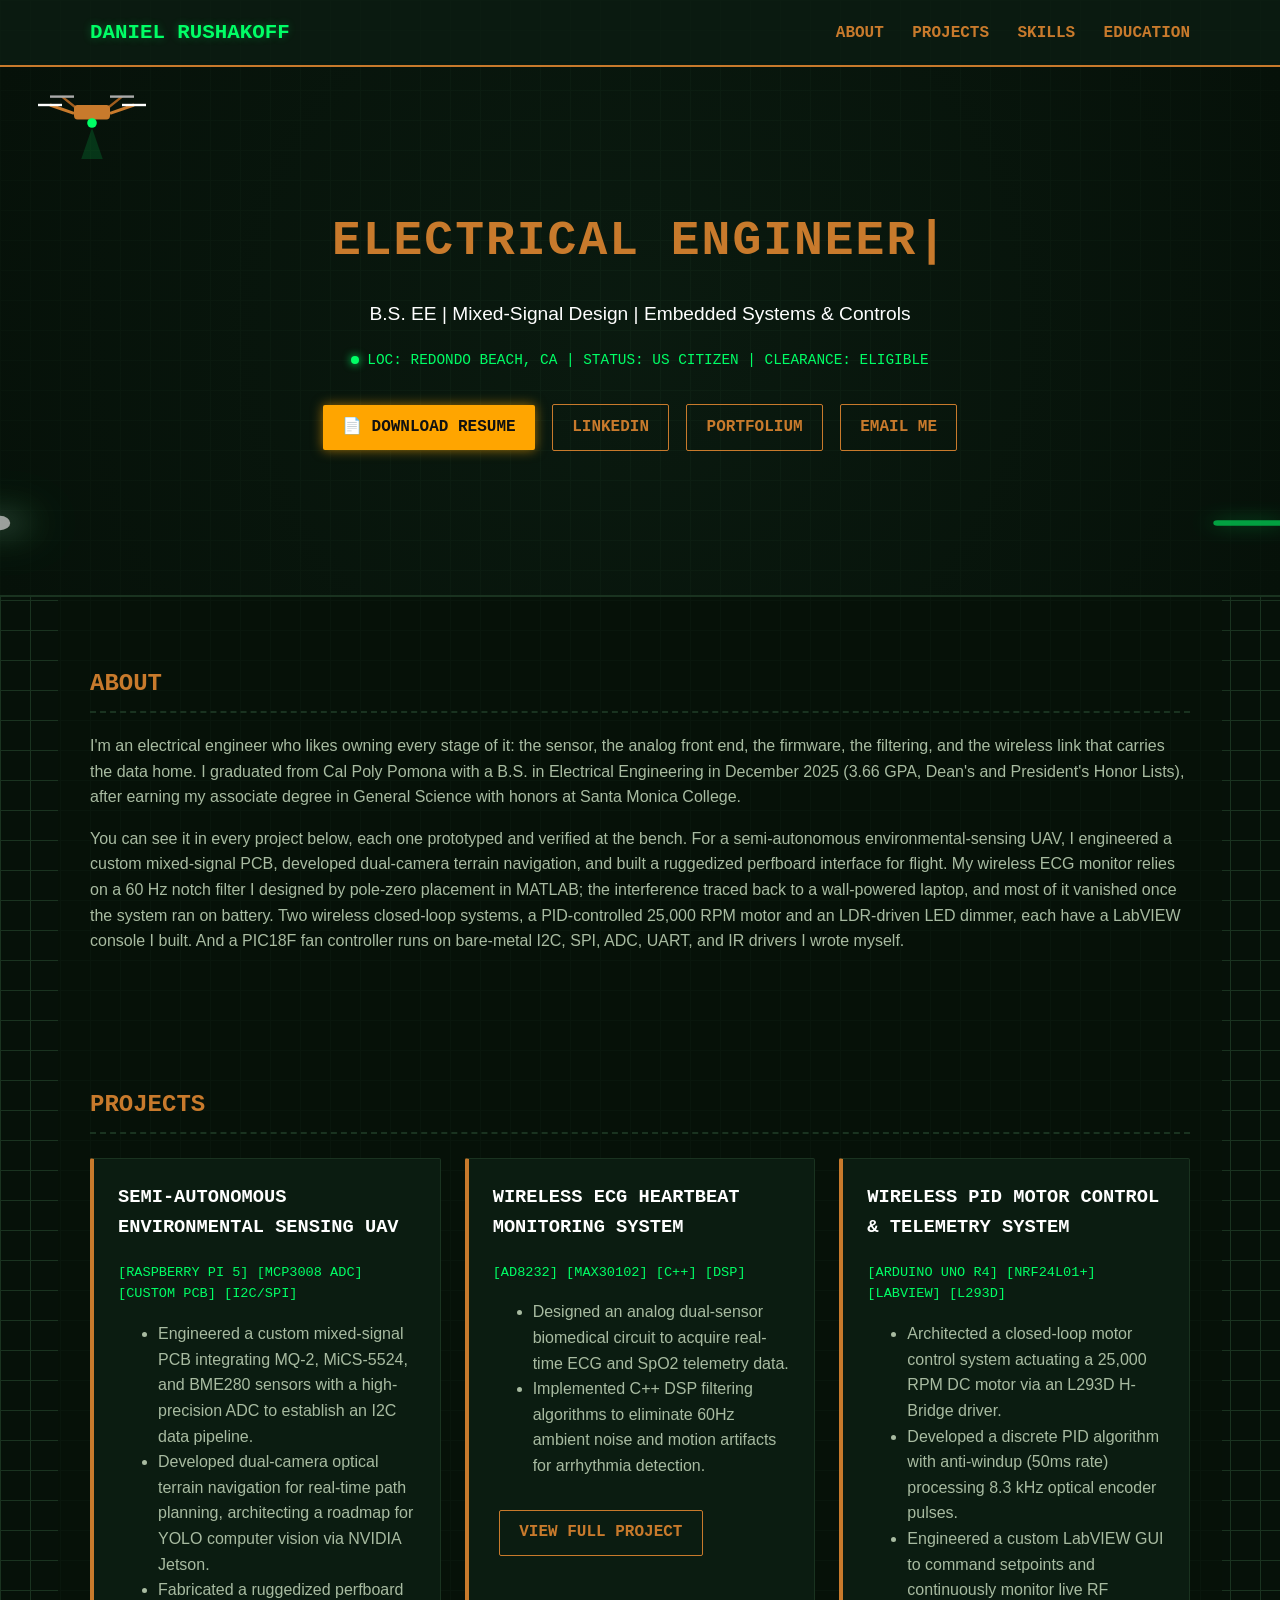
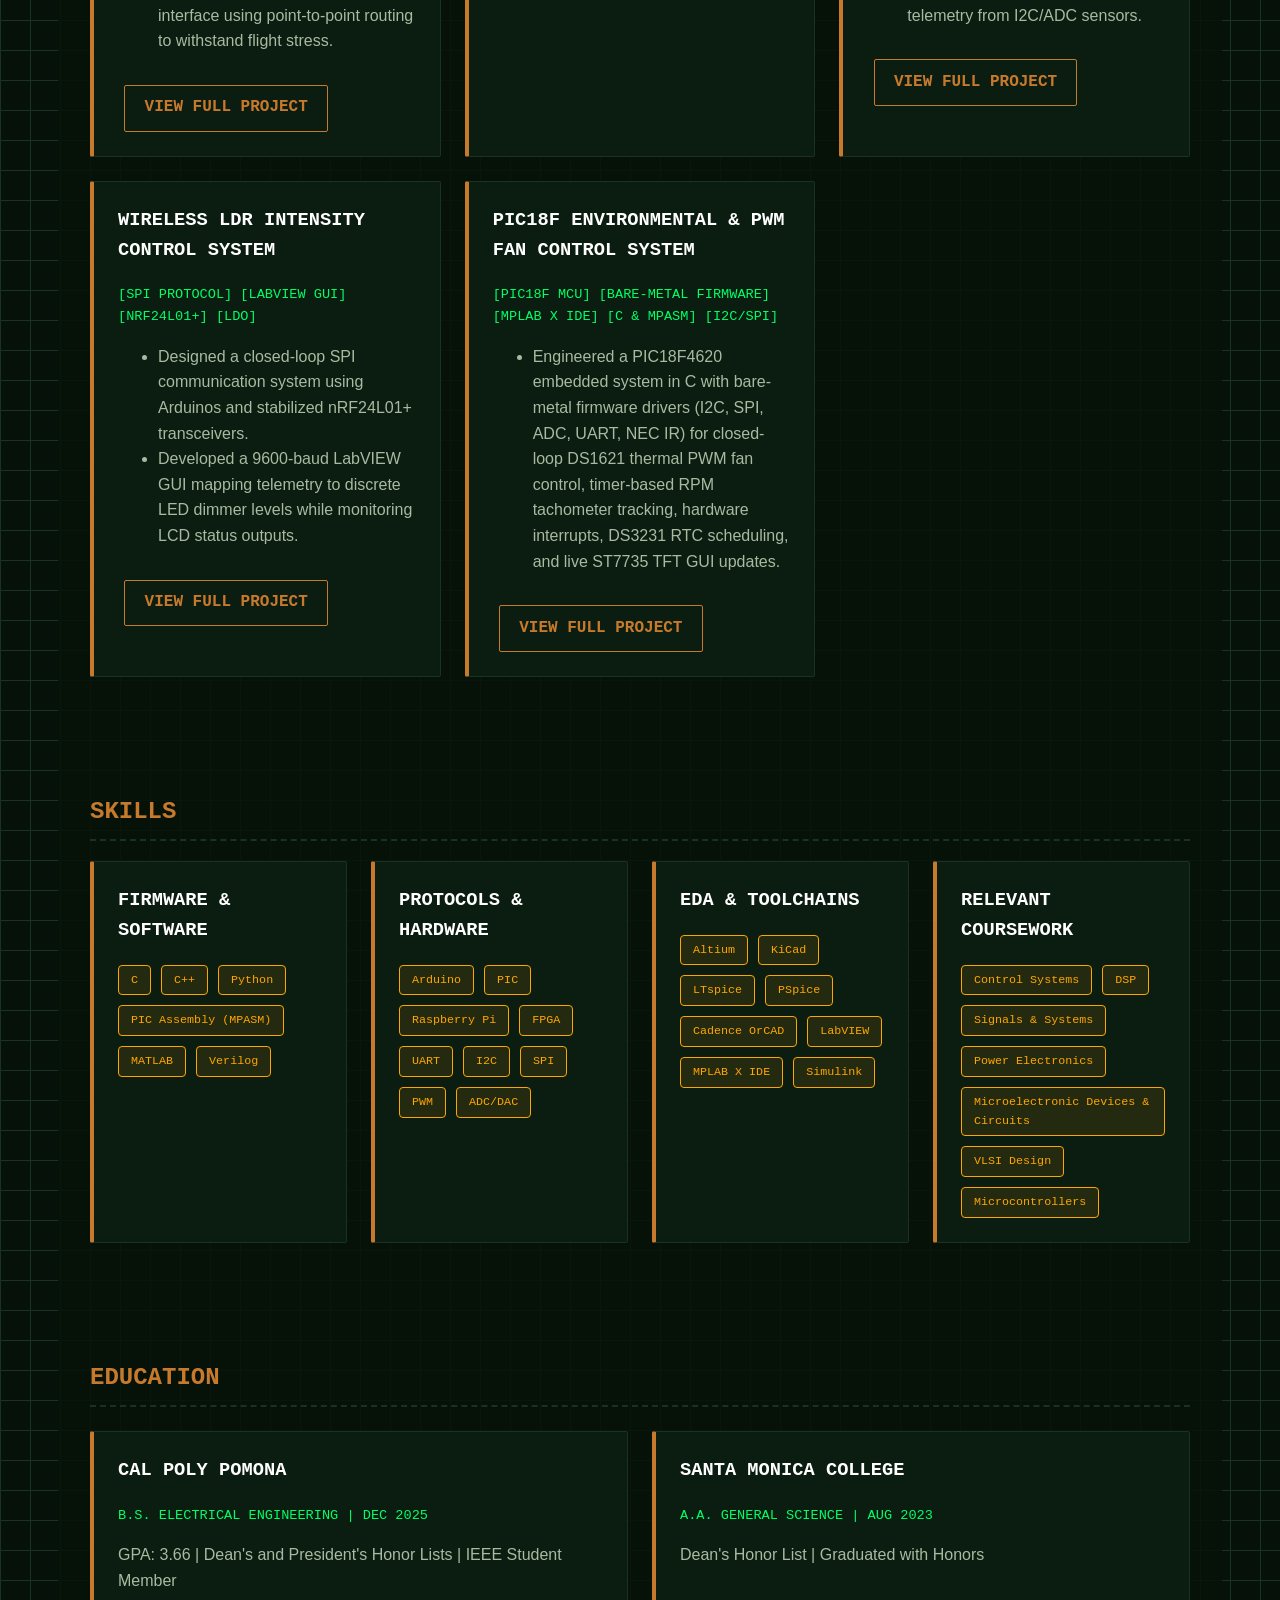
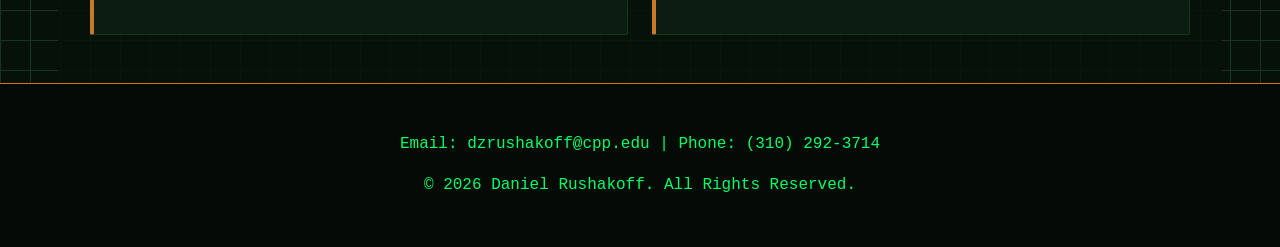
<file: index.html>
<!DOCTYPE html>
<html lang="en">
<head>
    <meta charset="UTF-8">
    <meta name="viewport" content="width=device-width, initial-scale=1.0">
    <title>Daniel Rushakoff | Electrical Engineer</title>
    <link rel="stylesheet" href="style-v2.css">
    <style>
        html {
            scroll-behavior: smooth;
        }

        .tag-cloud {
            display: flex;
            flex-wrap: wrap;
            gap: 10px;
            margin-top: 10px;
        }

        .tech-pill {
            background: rgba(255, 165, 0, 0.1);
            border: 1px solid #FFA500;
            color: #FFA500;
            padding: 5px 12px;
            border-radius: 4px;
            font-size: 0.9em;
            font-family: monospace;
            transition: all 0.2s ease-in-out;
            cursor: default;
        }

            .tech-pill:hover {
                background: rgba(0, 255, 102, 0.15);
                border-color: #00ff66;
                color: #00ff66;
                transform: translateY(-2px);
                box-shadow: 0 0 8px rgba(0, 255, 102, 0.4);
            }

        .project-card {
            transition: transform 0.25s ease, box-shadow 0.25s ease, border-color 0.25s ease;
        }

            .project-card:hover {
                transform: translateY(-4px);
                box-shadow: 0 6px 20px rgba(0, 255, 102, 0.15);
                border-color: #00ff66;
            }

        .status-dot {
            display: inline-block;
            width: 8px;
            height: 8px;
            background-color: #00ff66;
            border-radius: 50%;
            margin-right: 8px;
            box-shadow: 0 0 8px #00ff66;
            animation: pulse-green 2s infinite;
        }

        @keyframes pulse-green {
            0%, 100% {
                opacity: 1;
                box-shadow: 0 0 8px #00ff66;
            }

            50% {
                opacity: 0.3;
                box-shadow: 0 0 2px #00ff66;
            }
        }

        @keyframes blink {
            50% {
                opacity: 0;
            }
        }
    </style>
</head>
<body>

    <!-- Navigation Header -->
    <header>
        <div class="nav-container">
            <h1 class="logo">DANIEL RUSHAKOFF</h1>
            <nav>
                <a href="#about">ABOUT</a>
                <a href="#projects">PROJECTS</a>
                <a href="#skills">SKILLS</a>
                <a href="#education">EDUCATION</a>
            </nav>
        </div>
    </header>

    <!-- Hero Section -->
    <section class="hero">

        <!-- Hovering Quadcopter Animation -->
        <div class="drone-container">
            <svg class="drone" viewBox="0 0 100 60" xmlns="http://www.w3.org/2000/svg">
                <!-- Back Arms & Rotors (Slightly smaller/higher for 3D depth) -->
                <path d="M 25 8 L 40 20 M 75 8 L 60 20" stroke="#a05d1e" stroke-width="2" />
                <line x1="15" y1="8" x2="35" y2="8" class="rotor rotor-back" />
                <line x1="65" y1="8" x2="85" y2="8" class="rotor rotor-back" />

                <!-- Main Body -->
                <rect x="35" y="15" width="30" height="12" rx="3" fill="#c87a2c" />

                <!-- Front Arms & Rotors -->
                <path d="M 15 15 L 35 22 M 85 15 L 65 22" stroke="#c87a2c" stroke-width="2.5" />
                <line x1="5" y1="15" x2="25" y2="15" class="rotor" />
                <line x1="75" y1="15" x2="95" y2="15" class="rotor" />

                <!-- Camera/Sensor & Mapping Beam -->
                <circle cx="50" cy="30" r="4" fill="#00ff66" />
                <polygon points="50,34 10,150 90,150" class="scanner-beam" />
            </svg>
        </div>

        <div class="hero-content">
            <h2 style="font-family: monospace;">ELECTRICAL ENGINEER<span style="animation: blink 1s step-end infinite;">|</span></h2>
            <p class="tagline">B.S. EE | Mixed-Signal Design | Embedded Systems & Controls</p>
            <p class="location"><span class="status-dot"></span>LOC: Redondo Beach, CA | STATUS: US Citizen | CLEARANCE: Eligible</p>

            <div class="hero-buttons">
                <a href="Daniel Rushakoff Resume.pdf" target="_blank" class="btn" style="background-color: #FFA500; color: #111; font-weight: bold; box-shadow: 0 0 12px rgba(255, 165, 0, 0.6);">📄 DOWNLOAD RESUME</a>
                <a href="https://linkedin.com/in/daniel-rushakoff" target="_blank" class="btn btn-outline">LINKEDIN</a>
                <a href="https://portfolium.com/DanielRushakoff" target="_blank" class="btn btn-outline">PORTFOLIUM</a>
                <a href="mailto:dzrushakoff@cpp.edu" class="btn btn-outline">EMAIL ME</a>
            </div>
        </div>

        <!-- Animated ECG to PWM Waveform -->
        <div class="waveform-container">
            <svg class="waveform" viewBox="0 0 500 100" preserveAspectRatio="none">
                <!-- The Phosphor Trail -->
                <path class="scope-trace" d="M 0 50 L 50 50 L 60 30 L 70 70 L 85 10 L 100 90 L 115 50 L 160 50 L 160 20 L 220 20 L 220 90 L 280 90 L 280 20 L 340 20 L 340 90 L 400 90 L 400 20 L 460 20 L 460 50 L 500 50" />
                <!-- The Electron Beam Dot -->
                <circle class="scope-dot" r="4" fill="#ffffff" />
            </svg>
        </div>

    </section>

    <!-- About Section -->
    <section id="about" class="section">
        <h2>ABOUT</h2>
        <p>
            I'm an electrical engineer who likes owning every stage of it: the sensor, the analog front end, the firmware, the filtering, and the wireless link that carries the data home. I graduated from Cal Poly Pomona with a B.S. in Electrical Engineering in December 2025 (3.66 GPA, Dean's and President's Honor Lists), after earning my associate degree in General Science with honors at Santa Monica College.
        </p>

        <p>
            You can see it in every project below, each one prototyped and verified at the bench. For a semi-autonomous environmental-sensing UAV, I engineered a custom mixed-signal PCB, developed dual-camera terrain navigation, and built a ruggedized perfboard interface for flight. My wireless ECG monitor relies on a 60 Hz notch filter I designed by pole-zero placement in MATLAB; the interference traced back to a wall-powered laptop, and most of it vanished once the system ran on battery. Two wireless closed-loop systems, a PID-controlled 25,000 RPM motor and an LDR-driven LED dimmer, each have a LabVIEW console I built. And a PIC18F fan controller runs on bare-metal I2C, SPI, ADC, UART, and IR drivers I wrote myself.
        </p>
    </section>

    <!-- Projects Section -->
    <section id="projects" class="section">
        <h2>PROJECTS</h2>
        <div class="project-grid">

            <div class="project-card">
                <h3>Semi-Autonomous Environmental Sensing UAV</h3>
                <p class="project-tech">[Raspberry Pi 5] [MCP3008 ADC] [Custom PCB] [I2C/SPI]</p>
                <ul>
                    <li>Engineered a custom mixed-signal PCB integrating MQ-2, MiCS-5524, and BME280 sensors with a high-precision ADC to establish an I2C data pipeline.</li>
                    <li>Developed dual-camera optical terrain navigation for real-time path planning, architecting a roadmap for YOLO computer vision via NVIDIA Jetson.</li>
                    <li>Fabricated a ruggedized perfboard interface using point-to-point routing to withstand flight stress.</li>
                </ul>
                <a href="project-uav-v2.html" class="btn btn-outline" style="margin-top: 15px; display: inline-block;">VIEW FULL PROJECT</a>
            </div>

            <div class="project-card">
                <h3>Wireless ECG Heartbeat Monitoring System</h3>
                <p class="project-tech">[AD8232] [MAX30102] [C++] [DSP]</p>
                <ul>
                    <li>Designed an analog dual-sensor biomedical circuit to acquire real-time ECG and SpO2 telemetry data.</li>
                    <li>Implemented C++ DSP filtering algorithms to eliminate 60Hz ambient noise and motion artifacts for arrhythmia detection.</li>
                </ul>
                <a href="project-ecg.html" class="btn btn-outline" style="margin-top: 15px; display: inline-block;">VIEW FULL PROJECT</a>
            </div>

            <div class="project-card">
                <h3>Wireless PID Motor Control & Telemetry System</h3>
                <p class="project-tech">[Arduino Uno R4] [nRF24L01+] [LabVIEW] [L293D]</p>
                <ul>
                    <li>Architected a closed-loop motor control system actuating a 25,000 RPM DC motor via an L293D H-Bridge driver.</li>
                    <li>Developed a discrete PID algorithm with anti-windup (50ms rate) processing 8.3 kHz optical encoder pulses.</li>
                    <li>Engineered a custom LabVIEW GUI to command setpoints and continuously monitor live RF telemetry from I2C/ADC sensors.</li>
                </ul>
                <a href="project-pid.html" class="btn btn-outline" style="margin-top: 15px; display: inline-block;">VIEW FULL PROJECT</a>
            </div>

            <div class="project-card">
                <h3>Wireless LDR Intensity Control System</h3>
                <p class="project-tech">[SPI Protocol] [LabVIEW GUI] [nRF24L01+] [LDO]</p>
                <ul>
                    <li>Designed a closed-loop SPI communication system using Arduinos and stabilized nRF24L01+ transceivers.</li>
                    <li>Developed a 9600-baud LabVIEW GUI mapping telemetry to discrete LED dimmer levels while monitoring LCD status outputs.</li>
                </ul>
                <a href="project-ldr.html" class="btn btn-outline" style="margin-top: 15px; display: inline-block;">VIEW FULL PROJECT</a>
            </div>

            <div class="project-card">
                <h3>PIC18F Environmental & PWM Fan Control System</h3>
                <p class="project-tech">[PIC18F MCU] [Bare-Metal Firmware] [MPLAB X IDE] [C & MPASM] [I2C/SPI]</p>
                <ul>
                    <li>Engineered a PIC18F4620 embedded system in C with bare-metal firmware drivers (I2C, SPI, ADC, UART, NEC IR) for closed-loop DS1621 thermal PWM fan control, timer-based RPM tachometer tracking, hardware interrupts, DS3231 RTC scheduling, and live ST7735 TFT GUI updates.</li>
                </ul>
                <a href="project-fan.html" class="btn btn-outline" style="margin-top: 15px; display: inline-block;">VIEW FULL PROJECT</a>
            </div>

        </div>
    </section>

    <!-- Skills Section -->
    <section id="skills" class="section">
        <h2>SKILLS</h2>
        <div class="skills-container">
            <div class="skill-category">
                <h3>FIRMWARE & SOFTWARE</h3>
                <div class="tag-cloud">
                    <span class="tech-pill">C</span> <span class="tech-pill">C++</span> <span class="tech-pill">Python</span>
                    <span class="tech-pill">PIC Assembly (MPASM)</span> <span class="tech-pill">MATLAB</span> <span class="tech-pill">Verilog</span>
                </div>
            </div>
            <div class="skill-category">
                <h3>PROTOCOLS & HARDWARE</h3>
                <div class="tag-cloud">
                    <span class="tech-pill">Arduino</span> <span class="tech-pill">PIC</span> <span class="tech-pill">Raspberry Pi</span>
                    <span class="tech-pill">FPGA</span> <span class="tech-pill">UART</span> <span class="tech-pill">I2C</span>
                    <span class="tech-pill">SPI</span> <span class="tech-pill">PWM</span> <span class="tech-pill">ADC/DAC</span>
                </div>
            </div>
            <div class="skill-category">
                <h3>EDA & TOOLCHAINS</h3>
                <div class="tag-cloud">
                    <span class="tech-pill">Altium</span> <span class="tech-pill">KiCad</span> <span class="tech-pill">LTspice</span>
                    <span class="tech-pill">PSpice</span> <span class="tech-pill">Cadence OrCAD</span> <span class="tech-pill">LabVIEW</span>
                    <span class="tech-pill">MPLAB X IDE</span> <span class="tech-pill">Simulink</span>
                </div>
            </div>
            <div class="skill-category">
                <h3>RELEVANT COURSEWORK</h3>
                <div class="tag-cloud">
                    <span class="tech-pill">Control Systems</span> <span class="tech-pill">DSP</span> <span class="tech-pill">Signals & Systems</span>
                    <span class="tech-pill">Power Electronics</span> <span class="tech-pill">Microelectronic Devices & Circuits</span>
                    <span class="tech-pill">VLSI Design</span> <span class="tech-pill">Microcontrollers</span>
                </div>
            </div>
        </div>
    </section>

    <!-- Education Section -->
    <section id="education" class="section">
        <h2>EDUCATION</h2>
        <div class="project-grid">
            <div class="project-card">
                <h3>Cal Poly Pomona</h3>
                <p class="project-tech">B.S. ELECTRICAL ENGINEERING | DEC 2025</p>
                <p>GPA: 3.66 | Dean's and President's Honor Lists | IEEE Student Member</p>
            </div>
            <div class="project-card">
                <h3>Santa Monica College</h3>
                <p class="project-tech">A.A. GENERAL SCIENCE | AUG 2023</p>
                <p>Dean's Honor List | Graduated with Honors</p>
            </div>
        </div>
    </section>

    <footer id="contact">
        <p>Email: <a href="mailto:dzrushakoff@cpp.edu">dzrushakoff@cpp.edu</a> | Phone: (310) 292-3714</p>
        <p>© 2026 Daniel Rushakoff. All Rights Reserved.</p>
    </footer>

</body>
</html>
</file>
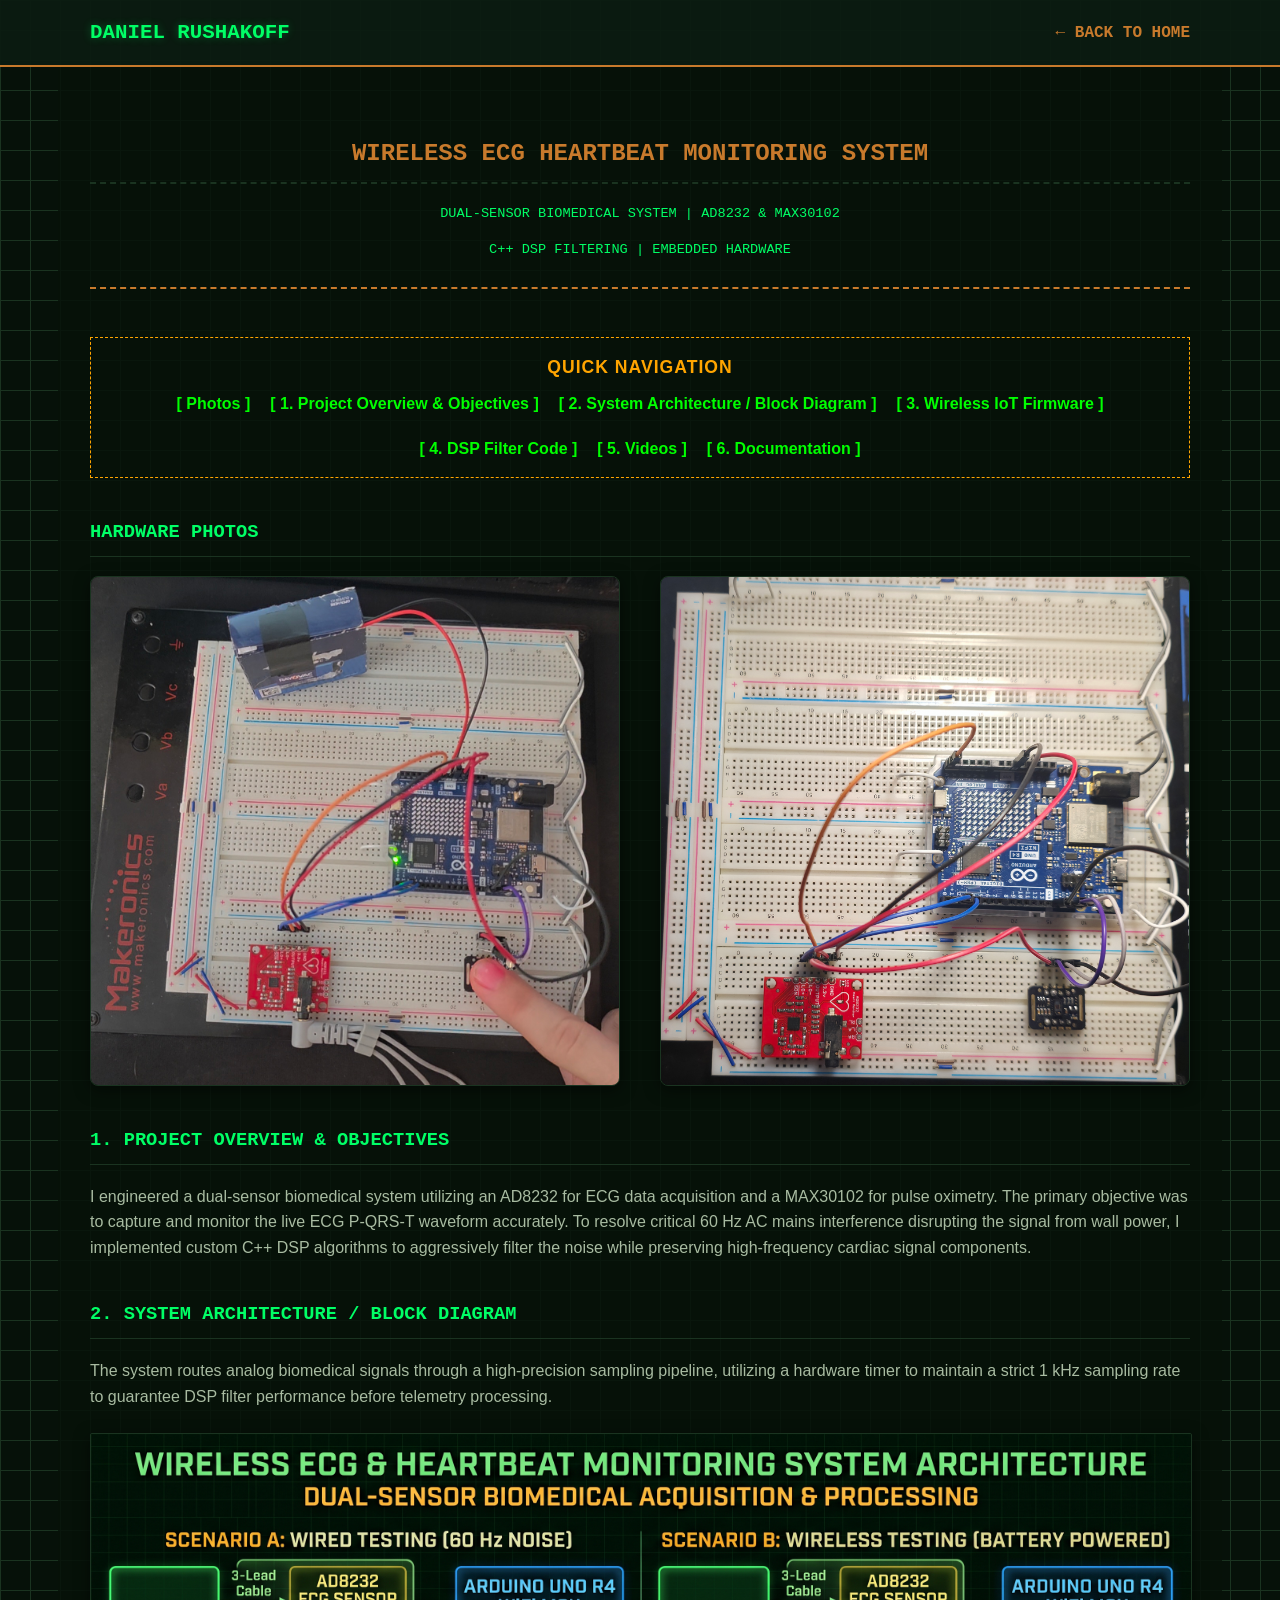
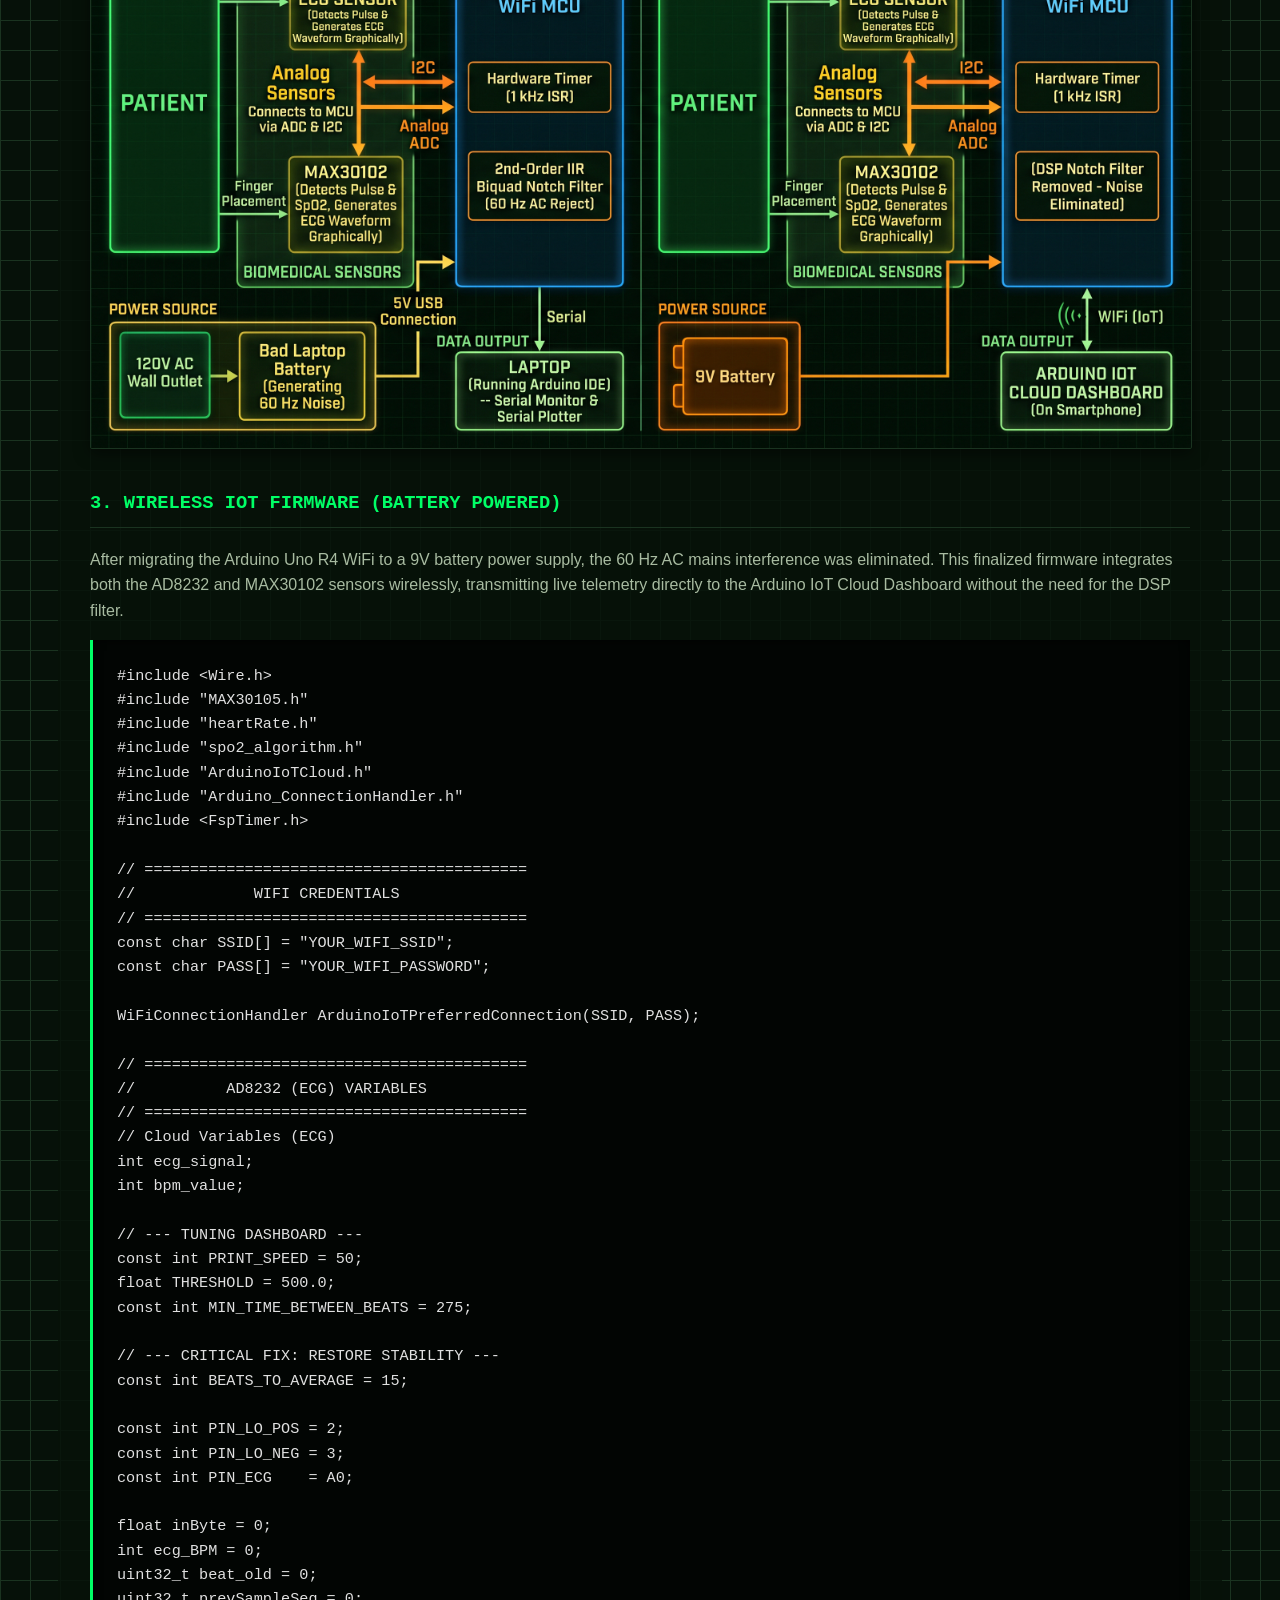
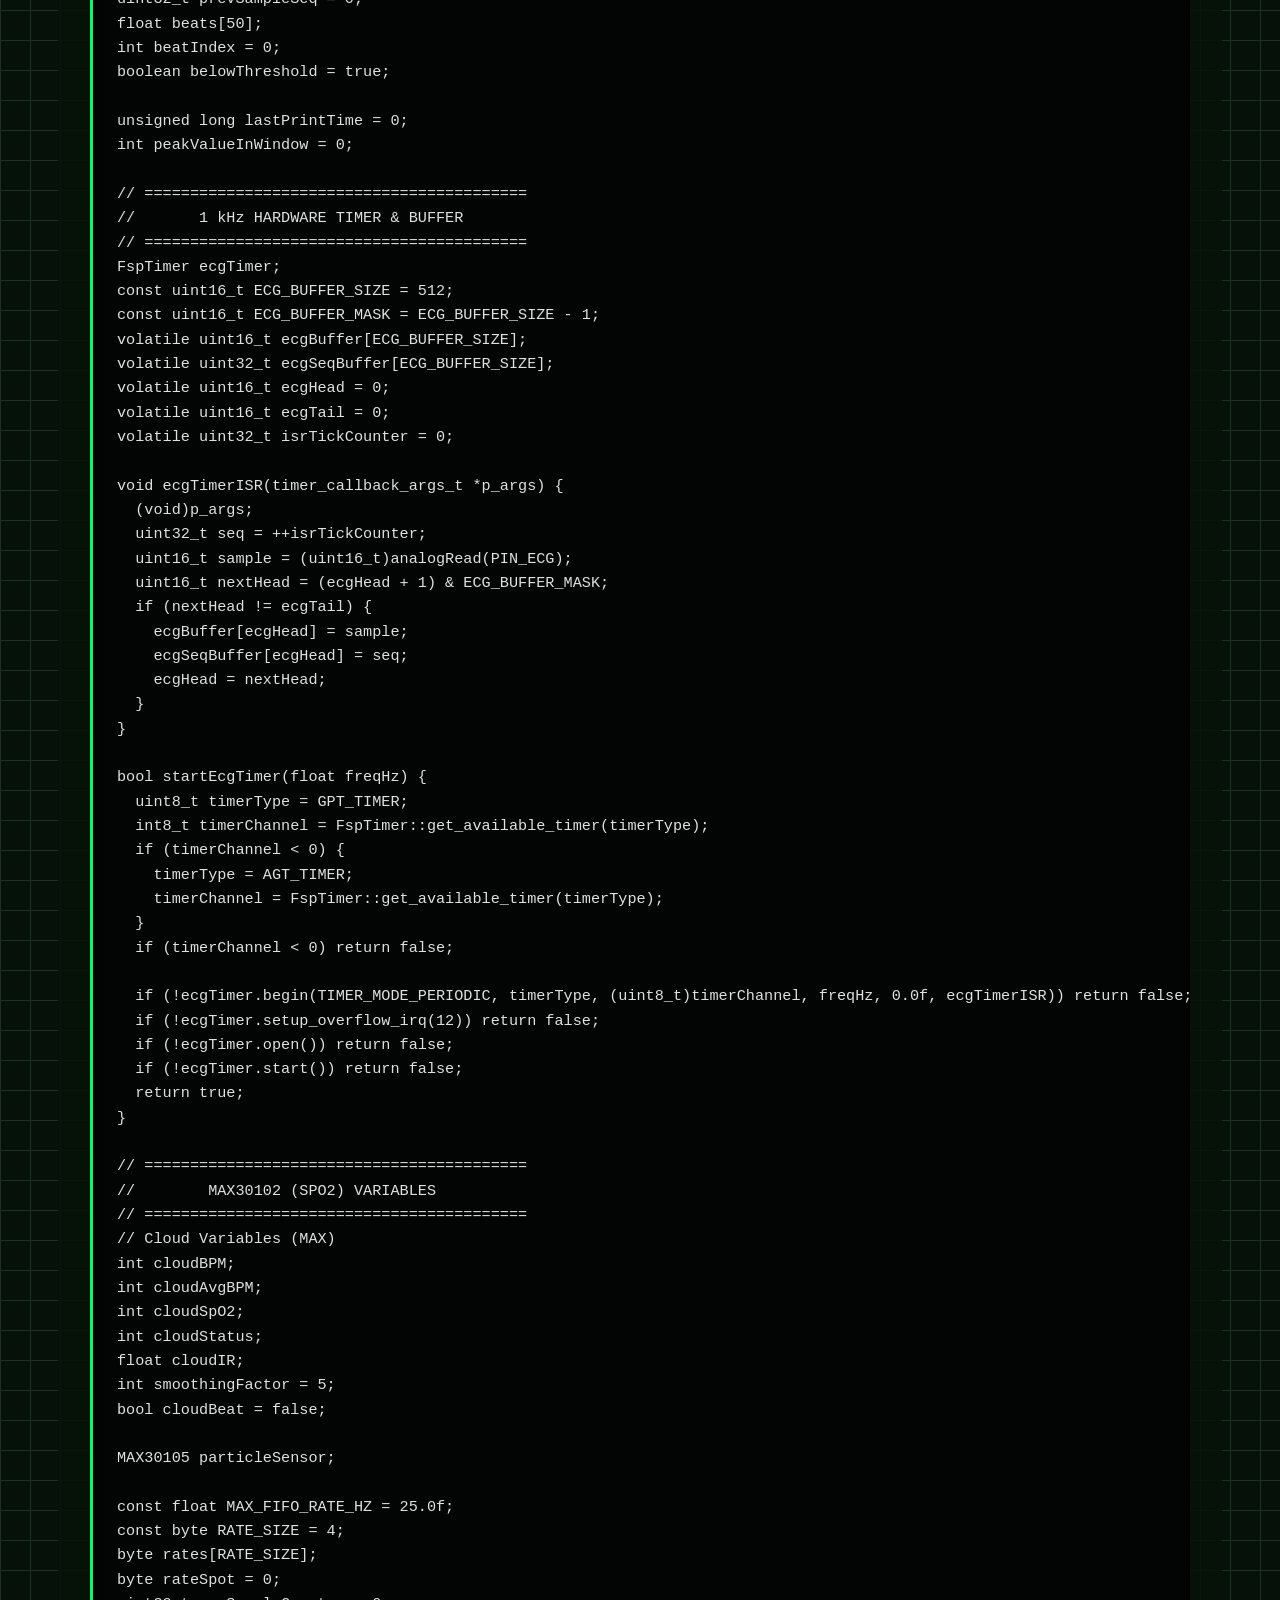
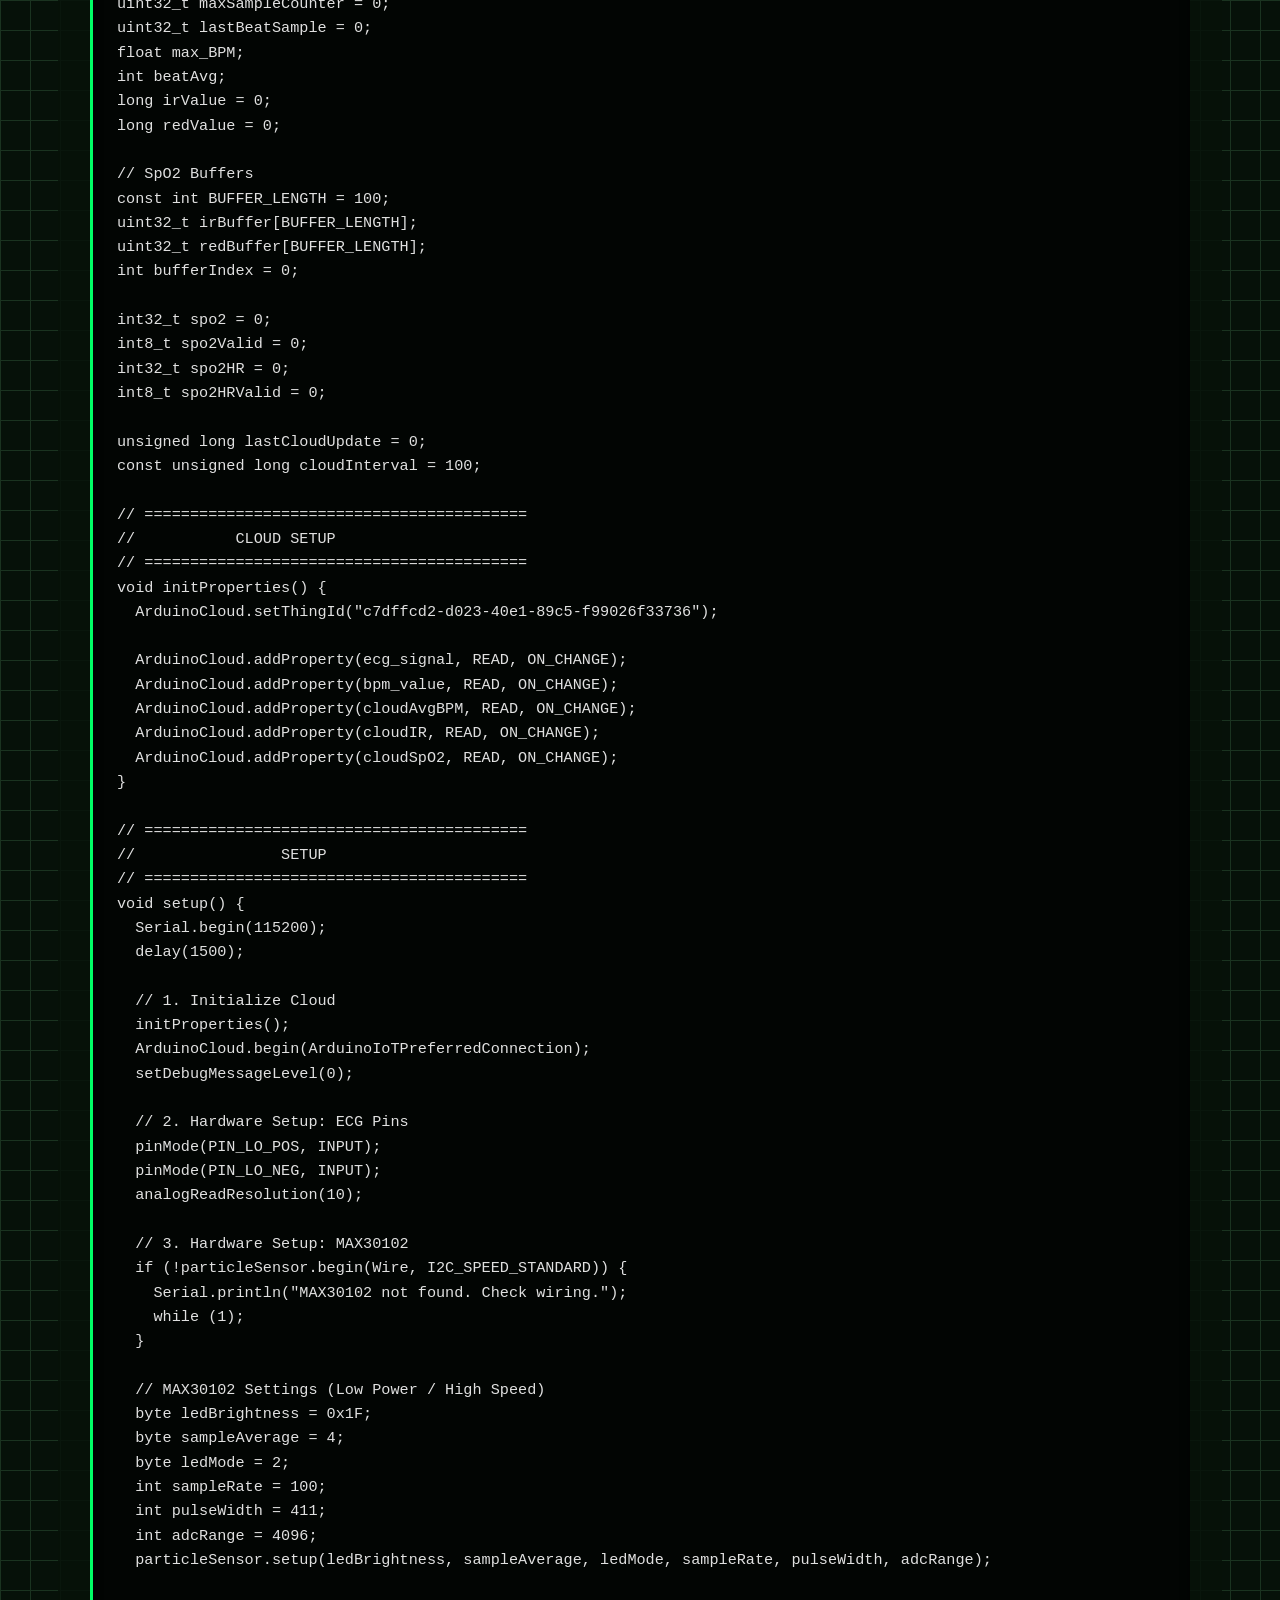
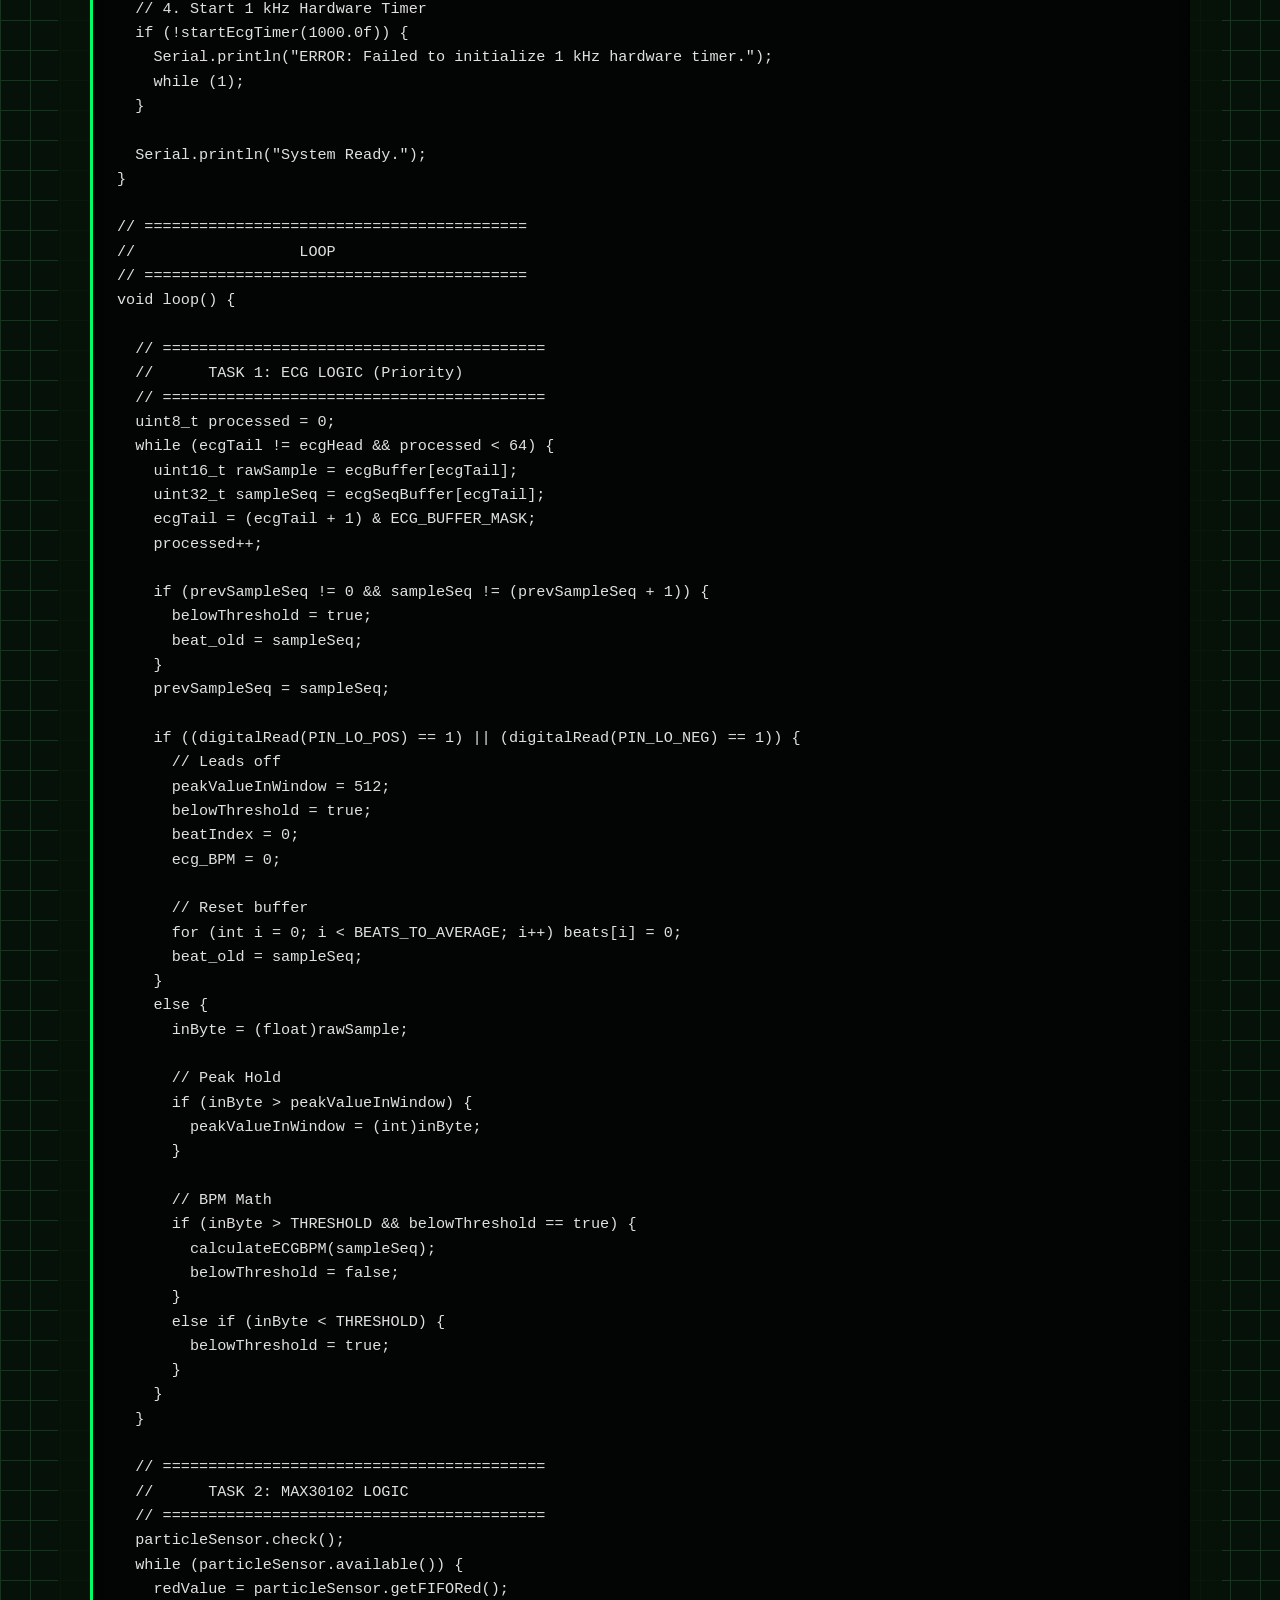
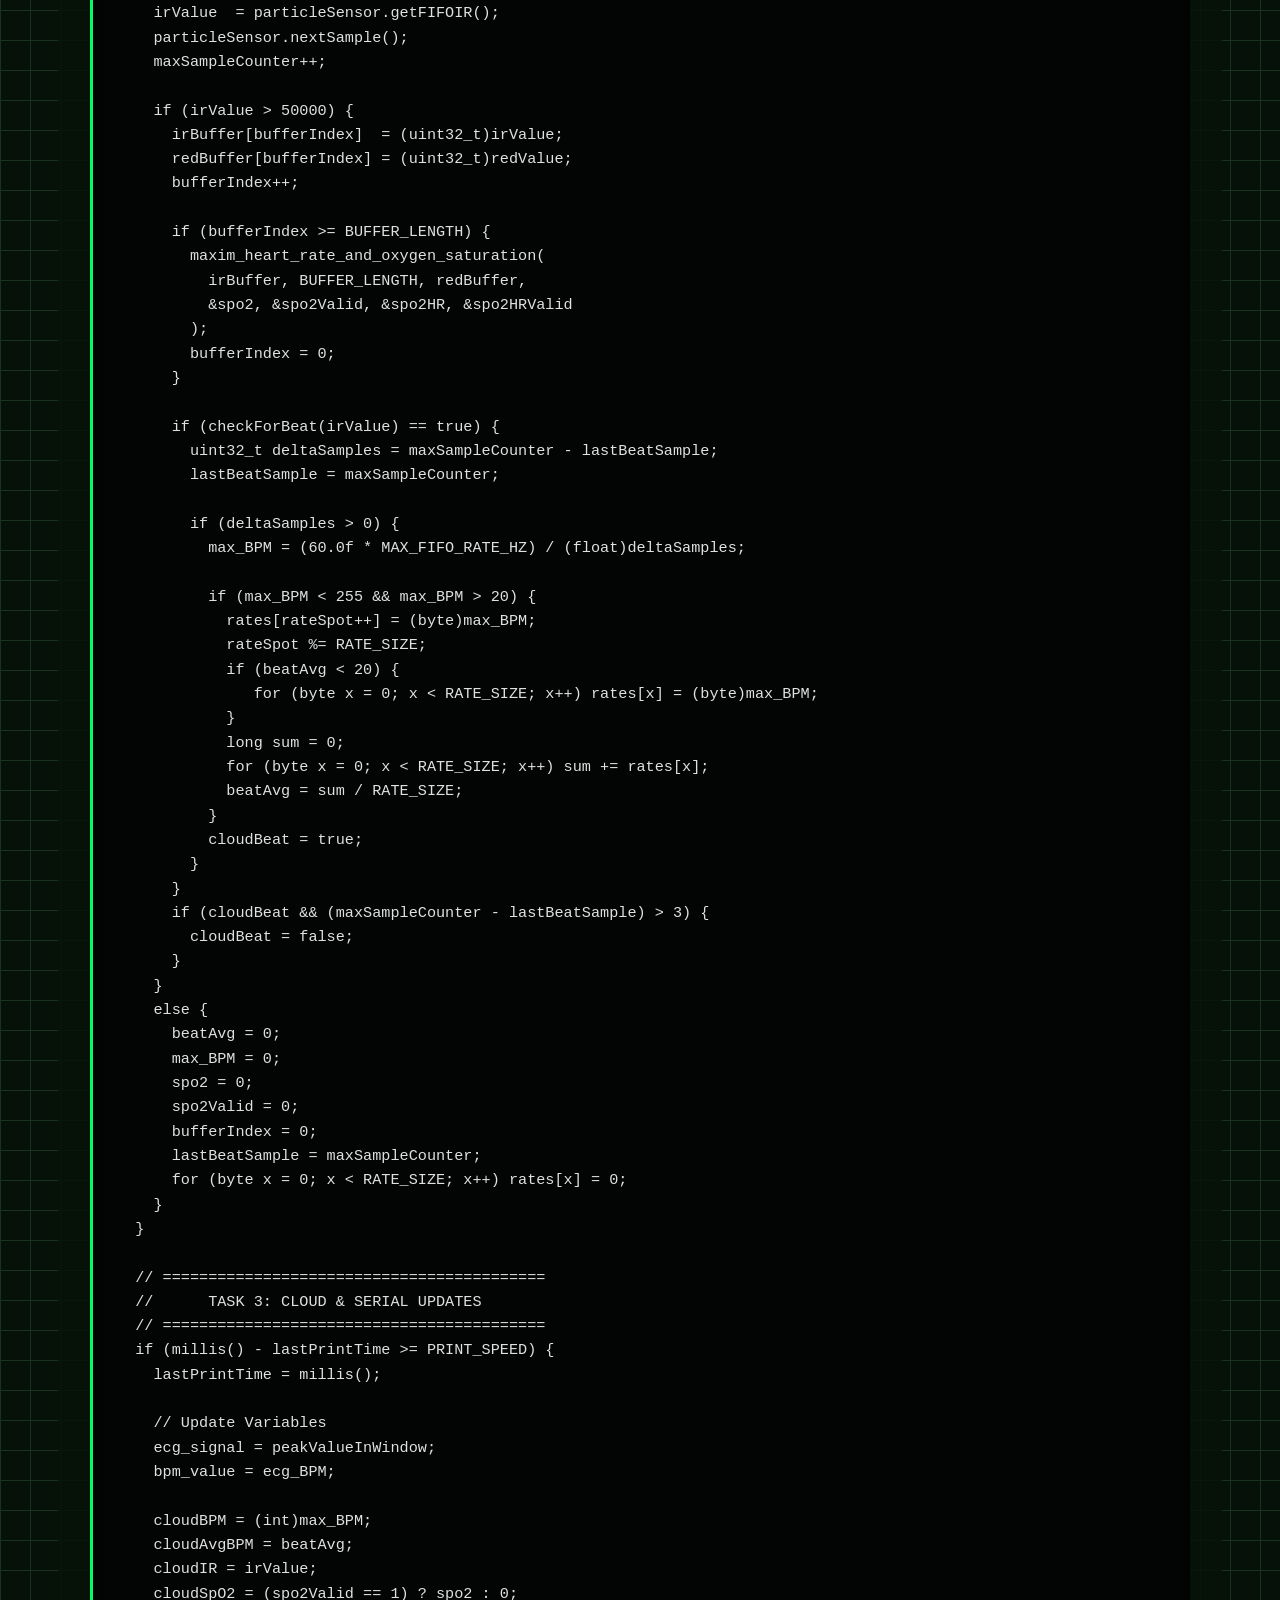
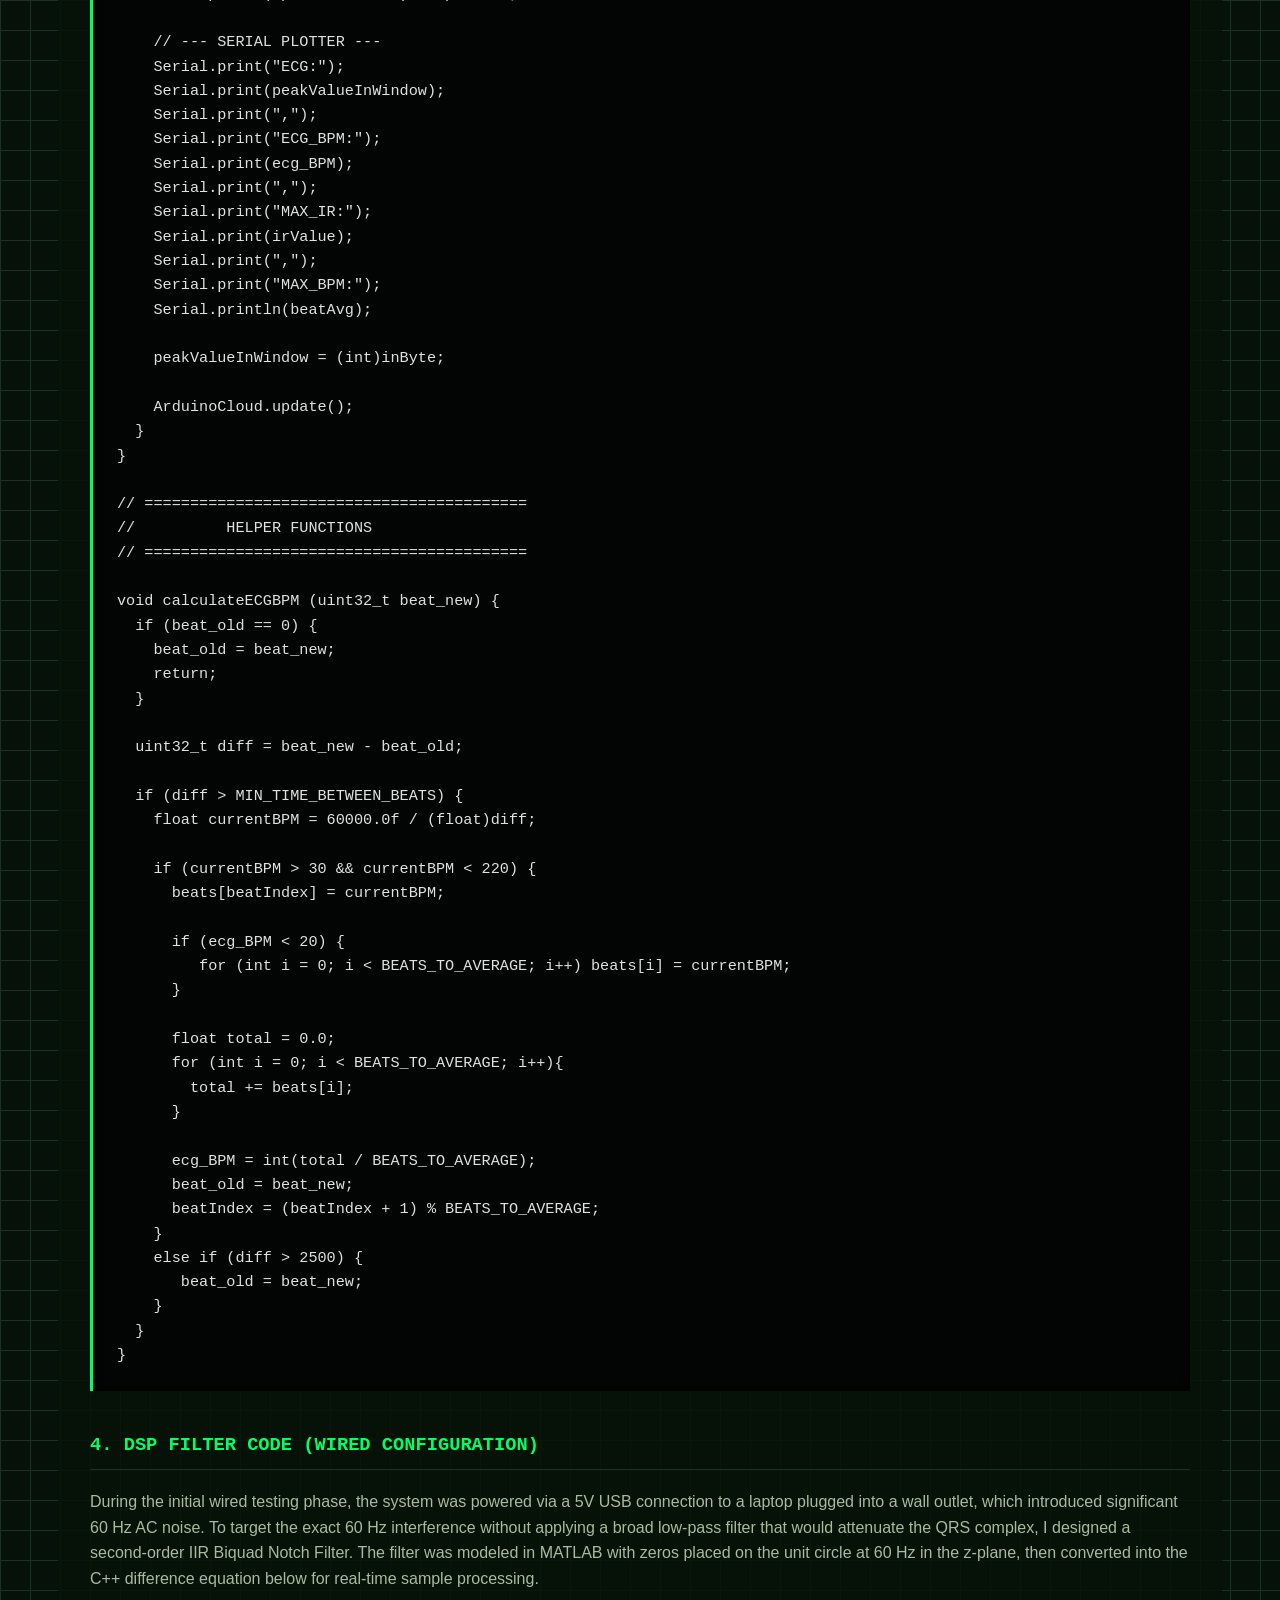
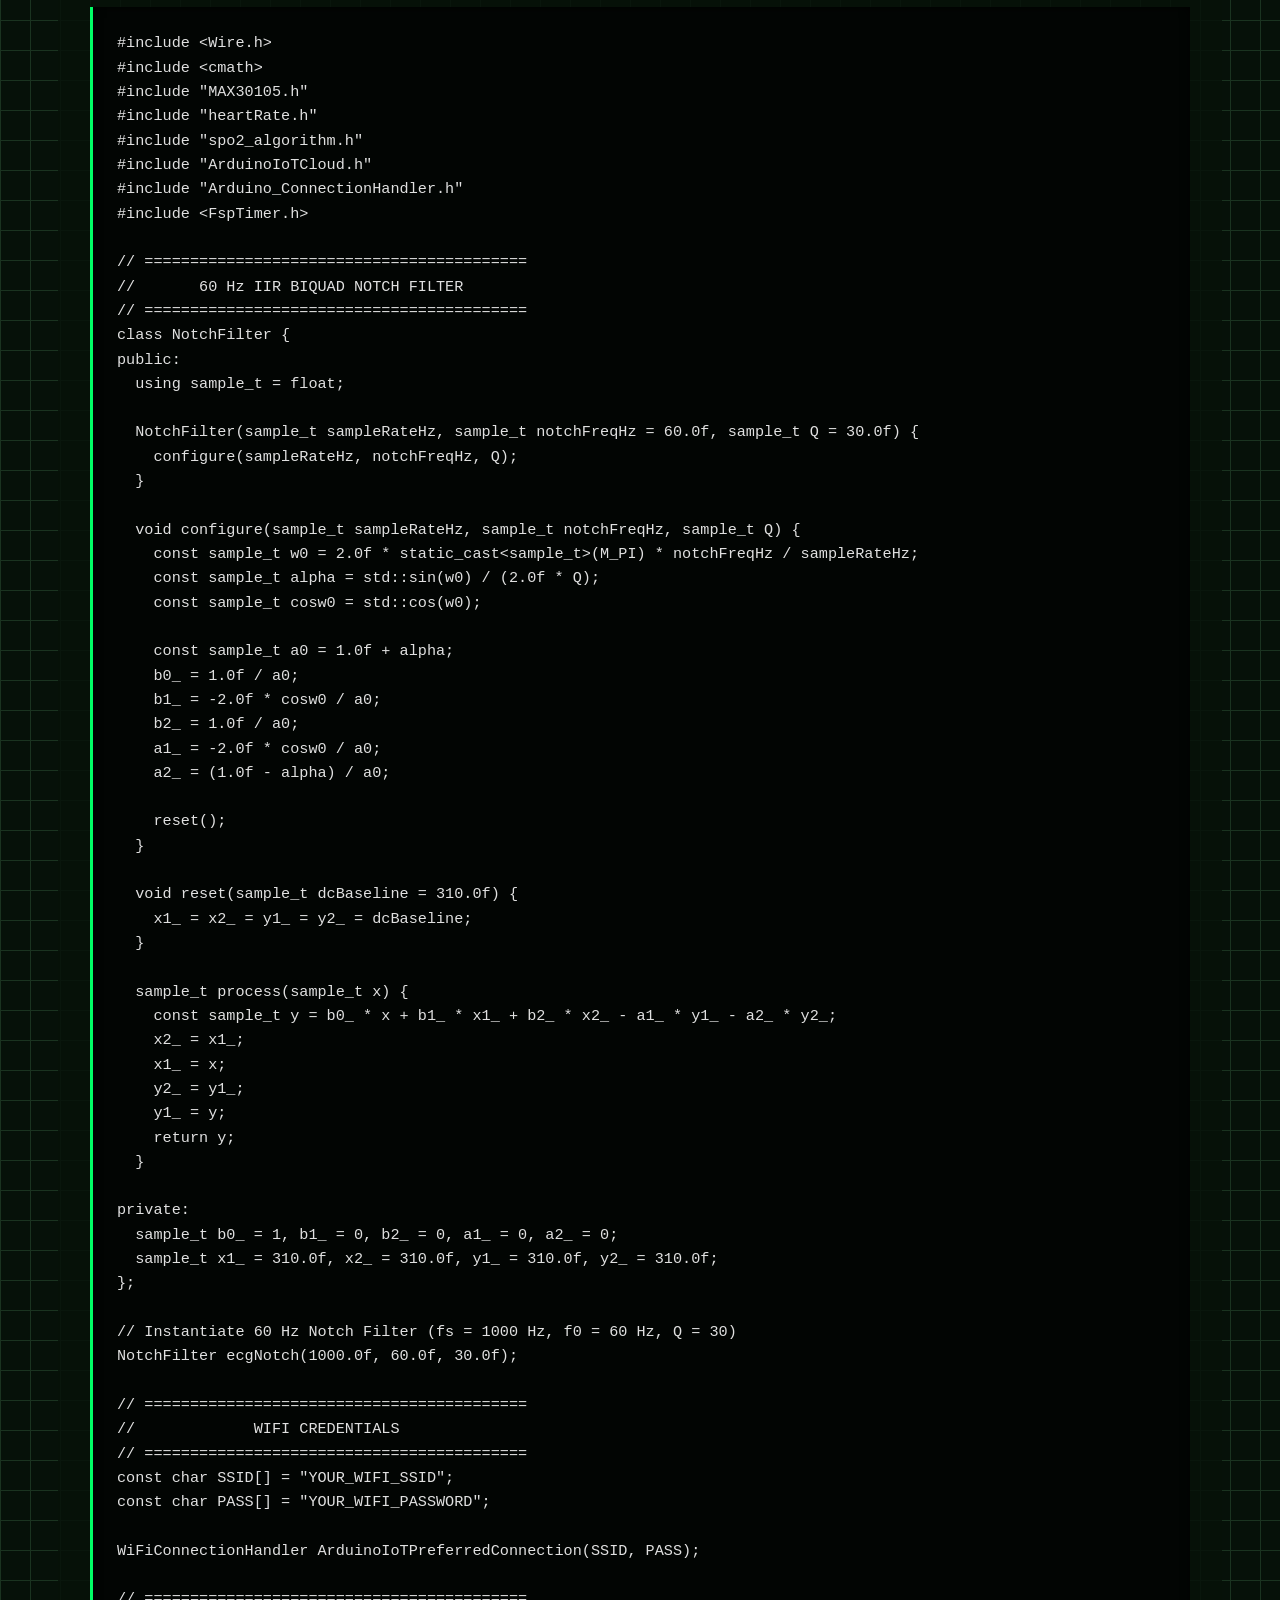
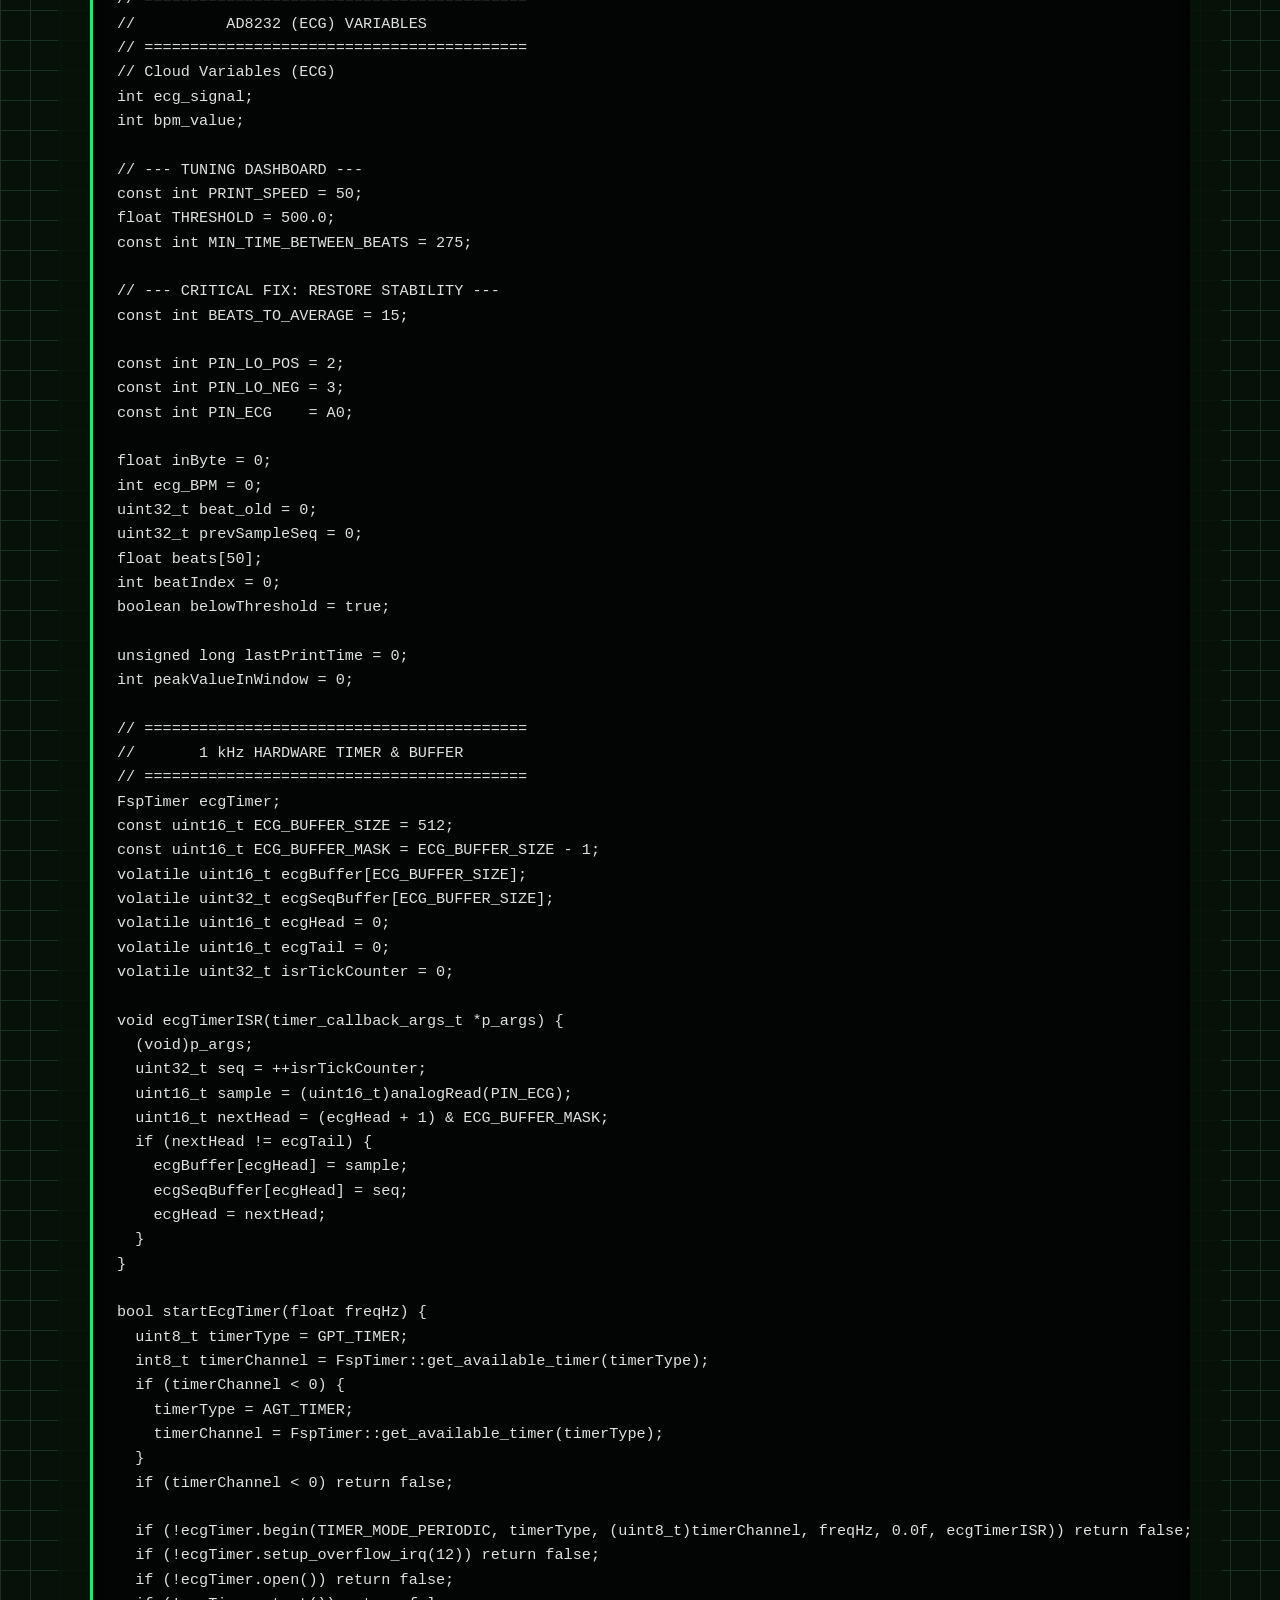
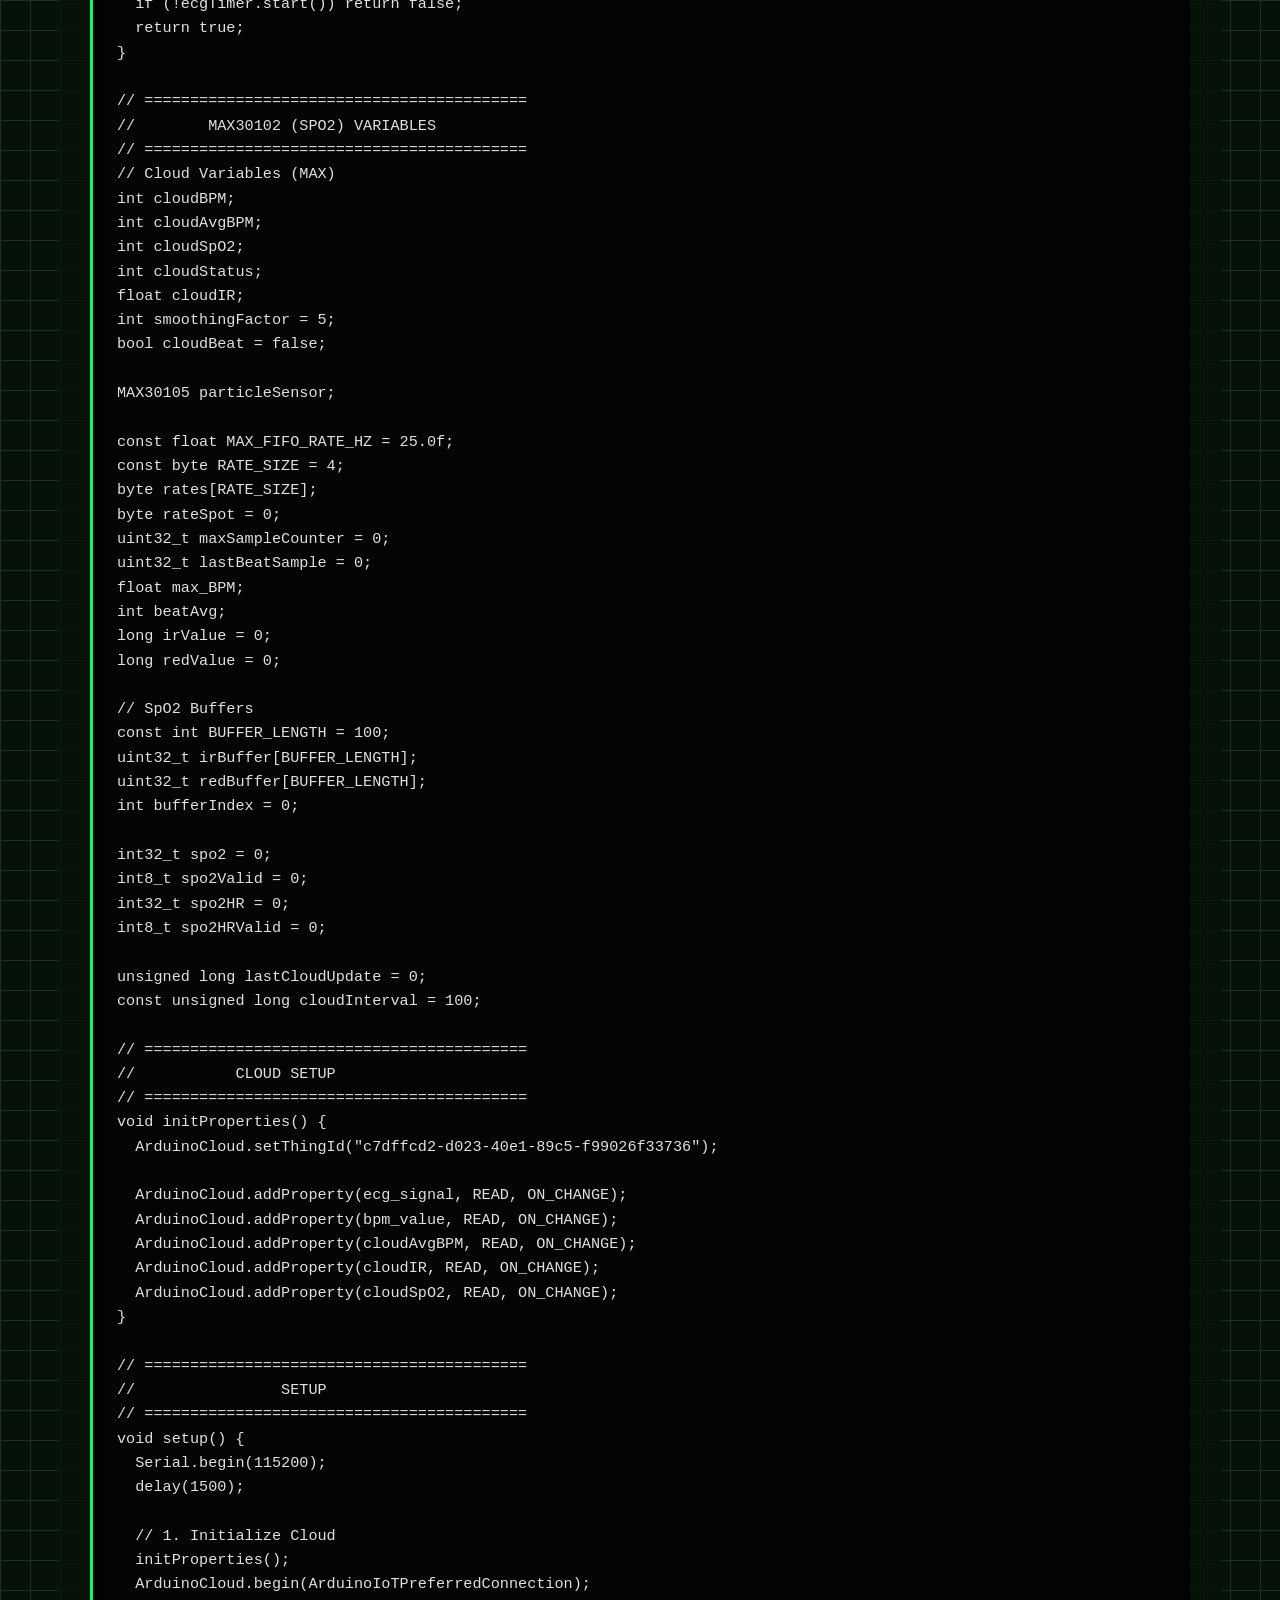
<file: project-ecg.html>
﻿<!DOCTYPE html>
<html lang="en">
<head>
    <meta charset="UTF-8">
    <meta name="viewport" content="width=device-width, initial-scale=1.0">
    <title>ECG Monitoring Project | Daniel Rushakoff</title>
    <link rel="stylesheet" href="style-v2.css">

    <!-- Fixes the scroll offset and adds smooth scrolling -->
    <style>
        html {
            scroll-behavior: smooth;
        }

        h3 {
            scroll-margin-top: 100px;
        }
    </style>
</head>
<body>

    <header>
        <div class="nav-container">
            <h1 class="logo">DANIEL RUSHAKOFF</h1>
            <nav>
                <a href="index.html">← BACK TO HOME</a>
            </nav>
        </div>
    </header>

    <section class="section project-details">

        <div class="project-header">
            <h2>WIRELESS ECG HEARTBEAT MONITORING SYSTEM</h2>
            <p class="project-tech">Dual-Sensor Biomedical System | AD8232 & MAX30102</p>
            <p class="project-tech">C++ DSP Filtering | Embedded Hardware</p>
        </div>

        <!-- QUICK NAVIGATION MENU -->
        <div class="quick-nav" style="padding: 15px; margin-bottom: 25px; text-align: center; border: 1px dashed #FFA500; background-color: transparent;">
            <p style="margin: 0 0 10px 0; font-weight: bold; font-size: 1.1em; color: #FFA500; letter-spacing: 1px;">QUICK NAVIGATION</p>
            <div style="display: flex; flex-wrap: wrap; justify-content: center; gap: 20px;">
                <a href="#photos" style="text-decoration: none; color: #00FF00; font-weight: bold;">[ Photos ]</a>
                <a href="#overview" style="text-decoration: none; color: #00FF00; font-weight: bold;">[ 1. Project Overview & Objectives ]</a>
                <a href="#architecture" style="text-decoration: none; color: #00FF00; font-weight: bold;">[ 2. System Architecture / Block Diagram ]</a>
                <a href="#iot-code" style="text-decoration: none; color: #00FF00; font-weight: bold;">[ 3. Wireless IoT Firmware ]</a>
                <a href="#dsp-code" style="text-decoration: none; color: #00FF00; font-weight: bold;">[ 4. DSP Filter Code ]</a>
                <a href="#videos" style="text-decoration: none; color: #00FF00; font-weight: bold;">[ 5. Videos ]</a>
                <a href="#documentation" style="text-decoration: none; color: #00FF00; font-weight: bold;">[ 6. Documentation ]</a>
            </div>
        </div>

        <!-- PHOTOS (At the very top) -->
        <h3 id="photos">Hardware Photos</h3>
        <div style="display: flex; justify-content: space-between; gap: 20px; margin-bottom: 30px;">
            <img src="ECG Project 2.jpg" alt="ECG Hardware Setup #1" class="project-media" style="width: 48%; margin: 0; object-fit: cover; border-radius: 8px;">
            <img src="ECG Project 1.jpg" alt="ECG Hardware Setup #2" class="project-media" style="width: 48%; margin: 0; object-fit: cover; border-radius: 8px;">
        </div>

        <h3 id="overview">1. Project Overview & Objectives</h3>
        <p>I engineered a dual-sensor biomedical system utilizing an AD8232 for ECG data acquisition and a MAX30102 for pulse oximetry. The primary objective was to capture and monitor the live ECG P-QRS-T waveform accurately. To resolve critical 60 Hz AC mains interference disrupting the signal from wall power, I implemented custom C++ DSP algorithms to aggressively filter the noise while preserving high-frequency cardiac signal components.</p>

        <h3 id="architecture">2. System Architecture / Block Diagram</h3>
        <p>The system routes analog biomedical signals through a high-precision sampling pipeline, utilizing a hardware timer to maintain a strict 1 kHz sampling rate to guarantee DSP filter performance before telemetry processing.</p>
        <img src="ECG Project Block Diagrams.jpg" alt="ECG System Block Diagram" class="project-media">

        <h3 id="iot-code">3. Wireless IoT Firmware (Battery Powered)</h3>
        <p>After migrating the Arduino Uno R4 WiFi to a 9V battery power supply, the 60 Hz AC mains interference was eliminated. This finalized firmware integrates both the AD8232 and MAX30102 sensors wirelessly, transmitting live telemetry directly to the Arduino IoT Cloud Dashboard without the need for the DSP filter.</p>

        <pre class="code-block"><code>#include &lt;Wire.h&gt;
#include "MAX30105.h"
#include "heartRate.h"
#include "spo2_algorithm.h"
#include "ArduinoIoTCloud.h"
#include "Arduino_ConnectionHandler.h"
#include &lt;FspTimer.h&gt;

// ==========================================
//             WIFI CREDENTIALS
// ==========================================
const char SSID[] = "YOUR_WIFI_SSID";
const char PASS[] = "YOUR_WIFI_PASSWORD";

WiFiConnectionHandler ArduinoIoTPreferredConnection(SSID, PASS);

// ==========================================
//          AD8232 (ECG) VARIABLES
// ==========================================
// Cloud Variables (ECG)
int ecg_signal; 
int bpm_value; 

// --- TUNING DASHBOARD ---
const int PRINT_SPEED = 50; 
float THRESHOLD = 500.0; 
const int MIN_TIME_BETWEEN_BEATS = 275;

// --- CRITICAL FIX: RESTORE STABILITY ---
const int BEATS_TO_AVERAGE = 15;

const int PIN_LO_POS = 2; 
const int PIN_LO_NEG = 3; 
const int PIN_ECG    = A0; 

float inByte = 0;
int ecg_BPM = 0; 
uint32_t beat_old = 0;
uint32_t prevSampleSeq = 0;
float beats[50]; 
int beatIndex = 0;
boolean belowThreshold = true;

unsigned long lastPrintTime = 0;
int peakValueInWindow = 0; 

// ==========================================
//       1 kHz HARDWARE TIMER & BUFFER
// ==========================================
FspTimer ecgTimer;
const uint16_t ECG_BUFFER_SIZE = 512;
const uint16_t ECG_BUFFER_MASK = ECG_BUFFER_SIZE - 1;
volatile uint16_t ecgBuffer[ECG_BUFFER_SIZE];
volatile uint32_t ecgSeqBuffer[ECG_BUFFER_SIZE];
volatile uint16_t ecgHead = 0;
volatile uint16_t ecgTail = 0;
volatile uint32_t isrTickCounter = 0;

void ecgTimerISR(timer_callback_args_t *p_args) {
  (void)p_args;
  uint32_t seq = ++isrTickCounter;
  uint16_t sample = (uint16_t)analogRead(PIN_ECG);
  uint16_t nextHead = (ecgHead + 1) &amp; ECG_BUFFER_MASK;
  if (nextHead != ecgTail) {
    ecgBuffer[ecgHead] = sample;
    ecgSeqBuffer[ecgHead] = seq;
    ecgHead = nextHead;
  }
}

bool startEcgTimer(float freqHz) {
  uint8_t timerType = GPT_TIMER;
  int8_t timerChannel = FspTimer::get_available_timer(timerType);
  if (timerChannel &lt; 0) {
    timerType = AGT_TIMER;
    timerChannel = FspTimer::get_available_timer(timerType);
  }
  if (timerChannel &lt; 0) return false;

  if (!ecgTimer.begin(TIMER_MODE_PERIODIC, timerType, (uint8_t)timerChannel, freqHz, 0.0f, ecgTimerISR)) return false;
  if (!ecgTimer.setup_overflow_irq(12)) return false;
  if (!ecgTimer.open()) return false;
  if (!ecgTimer.start()) return false;
  return true;
}

// ==========================================
//        MAX30102 (SPO2) VARIABLES
// ==========================================
// Cloud Variables (MAX)
int cloudBPM;
int cloudAvgBPM;
int cloudSpO2;
int cloudStatus;
float cloudIR;
int smoothingFactor = 5;
bool cloudBeat = false;

MAX30105 particleSensor;

const float MAX_FIFO_RATE_HZ = 25.0f;
const byte RATE_SIZE = 4; 
byte rates[RATE_SIZE];
byte rateSpot = 0;
uint32_t maxSampleCounter = 0;
uint32_t lastBeatSample = 0;
float max_BPM; 
int beatAvg;
long irValue = 0;
long redValue = 0;

// SpO2 Buffers
const int BUFFER_LENGTH = 100;
uint32_t irBuffer[BUFFER_LENGTH];
uint32_t redBuffer[BUFFER_LENGTH];
int bufferIndex = 0;

int32_t spo2 = 0;
int8_t spo2Valid = 0;
int32_t spo2HR = 0;
int8_t spo2HRValid = 0;

unsigned long lastCloudUpdate = 0;
const unsigned long cloudInterval = 100;

// ==========================================
//           CLOUD SETUP
// ==========================================
void initProperties() {
  ArduinoCloud.setThingId("c7dffcd2-d023-40e1-89c5-f99026f33736");

  ArduinoCloud.addProperty(ecg_signal, READ, ON_CHANGE); 
  ArduinoCloud.addProperty(bpm_value, READ, ON_CHANGE);   
  ArduinoCloud.addProperty(cloudAvgBPM, READ, ON_CHANGE); 
  ArduinoCloud.addProperty(cloudIR, READ, ON_CHANGE);     
  ArduinoCloud.addProperty(cloudSpO2, READ, ON_CHANGE);   
}

// ==========================================
//                SETUP
// ==========================================
void setup() {
  Serial.begin(115200);
  delay(1500);

  // 1. Initialize Cloud
  initProperties();
  ArduinoCloud.begin(ArduinoIoTPreferredConnection);
  setDebugMessageLevel(0); 
  
  // 2. Hardware Setup: ECG Pins
  pinMode(PIN_LO_POS, INPUT);
  pinMode(PIN_LO_NEG, INPUT);
  analogReadResolution(10); 

  // 3. Hardware Setup: MAX30102
  if (!particleSensor.begin(Wire, I2C_SPEED_STANDARD)) {
    Serial.println("MAX30102 not found. Check wiring.");
    while (1); 
  }

  // MAX30102 Settings (Low Power / High Speed)
  byte ledBrightness = 0x1F; 
  byte sampleAverage = 4;    
  byte ledMode = 2;          
  int sampleRate = 100;      
  int pulseWidth = 411;      
  int adcRange = 4096;       
  particleSensor.setup(ledBrightness, sampleAverage, ledMode, sampleRate, pulseWidth, adcRange);

  // 4. Start 1 kHz Hardware Timer
  if (!startEcgTimer(1000.0f)) {
    Serial.println("ERROR: Failed to initialize 1 kHz hardware timer.");
    while (1);
  }

  Serial.println("System Ready.");
}

// ==========================================
//                  LOOP
// ==========================================
void loop() {
  
  // ==========================================
  //      TASK 1: ECG LOGIC (Priority)
  // ==========================================
  uint8_t processed = 0;
  while (ecgTail != ecgHead &amp;&amp; processed &lt; 64) {
    uint16_t rawSample = ecgBuffer[ecgTail];
    uint32_t sampleSeq = ecgSeqBuffer[ecgTail];
    ecgTail = (ecgTail + 1) &amp; ECG_BUFFER_MASK;
    processed++;

    if (prevSampleSeq != 0 &amp;&amp; sampleSeq != (prevSampleSeq + 1)) {
      belowThreshold = true;
      beat_old = sampleSeq;
    }
    prevSampleSeq = sampleSeq;

    if ((digitalRead(PIN_LO_POS) == 1) || (digitalRead(PIN_LO_NEG) == 1)) {
      // Leads off
      peakValueInWindow = 512; 
      belowThreshold = true;
      beatIndex = 0; 
      ecg_BPM = 0;
      
      // Reset buffer
      for (int i = 0; i &lt; BEATS_TO_AVERAGE; i++) beats[i] = 0;
      beat_old = sampleSeq; 
    }
    else {
      inByte = (float)rawSample;
      
      // Peak Hold
      if (inByte &gt; peakValueInWindow) {
        peakValueInWindow = (int)inByte;
      }
      
      // BPM Math
      if (inByte &gt; THRESHOLD &amp;&amp; belowThreshold == true) {
        calculateECGBPM(sampleSeq); 
        belowThreshold = false;
      }
      else if (inByte &lt; THRESHOLD) {
        belowThreshold = true; 
      }
    }
  }

  // ==========================================
  //      TASK 2: MAX30102 LOGIC
  // ==========================================
  particleSensor.check();
  while (particleSensor.available()) {
    redValue = particleSensor.getFIFORed();
    irValue  = particleSensor.getFIFOIR();
    particleSensor.nextSample();
    maxSampleCounter++;

    if (irValue &gt; 50000) { 
      irBuffer[bufferIndex]  = (uint32_t)irValue;
      redBuffer[bufferIndex] = (uint32_t)redValue;
      bufferIndex++;

      if (bufferIndex &gt;= BUFFER_LENGTH) {
        maxim_heart_rate_and_oxygen_saturation(
          irBuffer, BUFFER_LENGTH, redBuffer,
          &amp;spo2, &amp;spo2Valid, &amp;spo2HR, &amp;spo2HRValid
        );
        bufferIndex = 0;
      }

      if (checkForBeat(irValue) == true) {
        uint32_t deltaSamples = maxSampleCounter - lastBeatSample;
        lastBeatSample = maxSampleCounter;

        if (deltaSamples &gt; 0) {
          max_BPM = (60.0f * MAX_FIFO_RATE_HZ) / (float)deltaSamples;

          if (max_BPM &lt; 255 &amp;&amp; max_BPM &gt; 20) {
            rates[rateSpot++] = (byte)max_BPM;
            rateSpot %= RATE_SIZE;
            if (beatAvg &lt; 20) {
               for (byte x = 0; x &lt; RATE_SIZE; x++) rates[x] = (byte)max_BPM;
            }
            long sum = 0;
            for (byte x = 0; x &lt; RATE_SIZE; x++) sum += rates[x];
            beatAvg = sum / RATE_SIZE;
          }
          cloudBeat = true;
        }
      }
      if (cloudBeat &amp;&amp; (maxSampleCounter - lastBeatSample) &gt; 3) {
        cloudBeat = false;
      }
    } 
    else {
      beatAvg = 0;
      max_BPM = 0;
      spo2 = 0;
      spo2Valid = 0;
      bufferIndex = 0;
      lastBeatSample = maxSampleCounter;
      for (byte x = 0; x &lt; RATE_SIZE; x++) rates[x] = 0;
    }
  }

  // ==========================================
  //      TASK 3: CLOUD & SERIAL UPDATES
  // ==========================================
  if (millis() - lastPrintTime &gt;= PRINT_SPEED) {
    lastPrintTime = millis();
    
    // Update Variables
    ecg_signal = peakValueInWindow;
    bpm_value = ecg_BPM;
    
    cloudBPM = (int)max_BPM;
    cloudAvgBPM = beatAvg;
    cloudIR = irValue;
    cloudSpO2 = (spo2Valid == 1) ? spo2 : 0;

    // --- SERIAL PLOTTER ---
    Serial.print("ECG:");
    Serial.print(peakValueInWindow);      
    Serial.print(",");
    Serial.print("ECG_BPM:");
    Serial.print(ecg_BPM);   
    Serial.print(",");
    Serial.print("MAX_IR:");
    Serial.print(irValue);     
    Serial.print(",");
    Serial.print("MAX_BPM:");
    Serial.println(beatAvg);  

    peakValueInWindow = (int)inByte; 
    
    ArduinoCloud.update(); 
  }
}

// ==========================================
//          HELPER FUNCTIONS
// ==========================================

void calculateECGBPM (uint32_t beat_new) {  
  if (beat_old == 0) {
    beat_old = beat_new;
    return;
  }

  uint32_t diff = beat_new - beat_old;
  
  if (diff &gt; MIN_TIME_BETWEEN_BEATS) {
    float currentBPM = 60000.0f / (float)diff; 
    
    if (currentBPM &gt; 30 &amp;&amp; currentBPM &lt; 220) {
      beats[beatIndex] = currentBPM; 
      
      if (ecg_BPM &lt; 20) {
         for (int i = 0; i &lt; BEATS_TO_AVERAGE; i++) beats[i] = currentBPM;
      }
      
      float total = 0.0;
      for (int i = 0; i &lt; BEATS_TO_AVERAGE; i++){
        total += beats[i];
      }
      
      ecg_BPM = int(total / BEATS_TO_AVERAGE);
      beat_old = beat_new;
      beatIndex = (beatIndex + 1) % BEATS_TO_AVERAGE; 
    }
    else if (diff &gt; 2500) { 
       beat_old = beat_new;
    }
  }
}</code></pre>

        <h3 id="dsp-code">4. DSP Filter Code (Wired Configuration)</h3>
        <p>During the initial wired testing phase, the system was powered via a 5V USB connection to a laptop plugged into a wall outlet, which introduced significant 60 Hz AC noise. To target the exact 60 Hz interference without applying a broad low-pass filter that would attenuate the QRS complex, I designed a second-order IIR Biquad Notch Filter. The filter was modeled in MATLAB with zeros placed on the unit circle at 60 Hz in the z-plane, then converted into the C++ difference equation below for real-time sample processing.</p>

        <pre class="code-block"><code>#include &lt;Wire.h&gt;
#include &lt;cmath&gt;
#include "MAX30105.h"
#include "heartRate.h"
#include "spo2_algorithm.h"
#include "ArduinoIoTCloud.h"
#include "Arduino_ConnectionHandler.h"
#include &lt;FspTimer.h&gt;

// ==========================================
//       60 Hz IIR BIQUAD NOTCH FILTER
// ==========================================
class NotchFilter {
public:
  using sample_t = float;

  NotchFilter(sample_t sampleRateHz, sample_t notchFreqHz = 60.0f, sample_t Q = 30.0f) {
    configure(sampleRateHz, notchFreqHz, Q);
  }

  void configure(sample_t sampleRateHz, sample_t notchFreqHz, sample_t Q) {
    const sample_t w0 = 2.0f * static_cast&lt;sample_t&gt;(M_PI) * notchFreqHz / sampleRateHz;
    const sample_t alpha = std::sin(w0) / (2.0f * Q);
    const sample_t cosw0 = std::cos(w0);

    const sample_t a0 = 1.0f + alpha;
    b0_ = 1.0f / a0;
    b1_ = -2.0f * cosw0 / a0;
    b2_ = 1.0f / a0;
    a1_ = -2.0f * cosw0 / a0;
    a2_ = (1.0f - alpha) / a0;

    reset();
  }

  void reset(sample_t dcBaseline = 310.0f) {
    x1_ = x2_ = y1_ = y2_ = dcBaseline;
  }

  sample_t process(sample_t x) {
    const sample_t y = b0_ * x + b1_ * x1_ + b2_ * x2_ - a1_ * y1_ - a2_ * y2_;
    x2_ = x1_;
    x1_ = x;
    y2_ = y1_;
    y1_ = y;
    return y;
  }

private:
  sample_t b0_ = 1, b1_ = 0, b2_ = 0, a1_ = 0, a2_ = 0;
  sample_t x1_ = 310.0f, x2_ = 310.0f, y1_ = 310.0f, y2_ = 310.0f;
};

// Instantiate 60 Hz Notch Filter (fs = 1000 Hz, f0 = 60 Hz, Q = 30)
NotchFilter ecgNotch(1000.0f, 60.0f, 30.0f);

// ==========================================
//             WIFI CREDENTIALS
// ==========================================
const char SSID[] = "YOUR_WIFI_SSID";
const char PASS[] = "YOUR_WIFI_PASSWORD";

WiFiConnectionHandler ArduinoIoTPreferredConnection(SSID, PASS);

// ==========================================
//          AD8232 (ECG) VARIABLES
// ==========================================
// Cloud Variables (ECG)
int ecg_signal; 
int bpm_value; 

// --- TUNING DASHBOARD ---
const int PRINT_SPEED = 50; 
float THRESHOLD = 500.0; 
const int MIN_TIME_BETWEEN_BEATS = 275;

// --- CRITICAL FIX: RESTORE STABILITY ---
const int BEATS_TO_AVERAGE = 15;

const int PIN_LO_POS = 2; 
const int PIN_LO_NEG = 3; 
const int PIN_ECG    = A0; 

float inByte = 0;
int ecg_BPM = 0; 
uint32_t beat_old = 0;
uint32_t prevSampleSeq = 0;
float beats[50]; 
int beatIndex = 0;
boolean belowThreshold = true;

unsigned long lastPrintTime = 0;
int peakValueInWindow = 0; 

// ==========================================
//       1 kHz HARDWARE TIMER & BUFFER
// ==========================================
FspTimer ecgTimer;
const uint16_t ECG_BUFFER_SIZE = 512;
const uint16_t ECG_BUFFER_MASK = ECG_BUFFER_SIZE - 1;
volatile uint16_t ecgBuffer[ECG_BUFFER_SIZE];
volatile uint32_t ecgSeqBuffer[ECG_BUFFER_SIZE];
volatile uint16_t ecgHead = 0;
volatile uint16_t ecgTail = 0;
volatile uint32_t isrTickCounter = 0;

void ecgTimerISR(timer_callback_args_t *p_args) {
  (void)p_args;
  uint32_t seq = ++isrTickCounter;
  uint16_t sample = (uint16_t)analogRead(PIN_ECG);
  uint16_t nextHead = (ecgHead + 1) &amp; ECG_BUFFER_MASK;
  if (nextHead != ecgTail) {
    ecgBuffer[ecgHead] = sample;
    ecgSeqBuffer[ecgHead] = seq;
    ecgHead = nextHead;
  }
}

bool startEcgTimer(float freqHz) {
  uint8_t timerType = GPT_TIMER;
  int8_t timerChannel = FspTimer::get_available_timer(timerType);
  if (timerChannel &lt; 0) {
    timerType = AGT_TIMER;
    timerChannel = FspTimer::get_available_timer(timerType);
  }
  if (timerChannel &lt; 0) return false;

  if (!ecgTimer.begin(TIMER_MODE_PERIODIC, timerType, (uint8_t)timerChannel, freqHz, 0.0f, ecgTimerISR)) return false;
  if (!ecgTimer.setup_overflow_irq(12)) return false;
  if (!ecgTimer.open()) return false;
  if (!ecgTimer.start()) return false;
  return true;
}

// ==========================================
//        MAX30102 (SPO2) VARIABLES
// ==========================================
// Cloud Variables (MAX)
int cloudBPM;
int cloudAvgBPM;
int cloudSpO2;
int cloudStatus;
float cloudIR;
int smoothingFactor = 5;
bool cloudBeat = false;

MAX30105 particleSensor;

const float MAX_FIFO_RATE_HZ = 25.0f;
const byte RATE_SIZE = 4; 
byte rates[RATE_SIZE];
byte rateSpot = 0;
uint32_t maxSampleCounter = 0;
uint32_t lastBeatSample = 0;
float max_BPM; 
int beatAvg;
long irValue = 0;
long redValue = 0;

// SpO2 Buffers
const int BUFFER_LENGTH = 100;
uint32_t irBuffer[BUFFER_LENGTH];
uint32_t redBuffer[BUFFER_LENGTH];
int bufferIndex = 0;

int32_t spo2 = 0;
int8_t spo2Valid = 0;
int32_t spo2HR = 0;
int8_t spo2HRValid = 0;

unsigned long lastCloudUpdate = 0;
const unsigned long cloudInterval = 100;

// ==========================================
//           CLOUD SETUP
// ==========================================
void initProperties() {
  ArduinoCloud.setThingId("c7dffcd2-d023-40e1-89c5-f99026f33736");

  ArduinoCloud.addProperty(ecg_signal, READ, ON_CHANGE); 
  ArduinoCloud.addProperty(bpm_value, READ, ON_CHANGE);   
  ArduinoCloud.addProperty(cloudAvgBPM, READ, ON_CHANGE); 
  ArduinoCloud.addProperty(cloudIR, READ, ON_CHANGE);     
  ArduinoCloud.addProperty(cloudSpO2, READ, ON_CHANGE);   
}

// ==========================================
//                SETUP
// ==========================================
void setup() {
  Serial.begin(115200);
  delay(1500);

  // 1. Initialize Cloud
  initProperties();
  ArduinoCloud.begin(ArduinoIoTPreferredConnection);
  setDebugMessageLevel(0); 
  
  // 2. Hardware Setup: ECG Pins
  pinMode(PIN_LO_POS, INPUT);
  pinMode(PIN_LO_NEG, INPUT);
  analogReadResolution(10); 
  ecgNotch.reset((float)analogRead(PIN_ECG));

  // 3. Hardware Setup: MAX30102
  if (!particleSensor.begin(Wire, I2C_SPEED_STANDARD)) {
    Serial.println("MAX30102 not found. Check wiring.");
    while (1); 
  }

  // MAX30102 Settings (Low Power / High Speed)
  byte ledBrightness = 0x1F; 
  byte sampleAverage = 4;    
  byte ledMode = 2;          
  int sampleRate = 100;      
  int pulseWidth = 411;      
  int adcRange = 4096;       
  particleSensor.setup(ledBrightness, sampleAverage, ledMode, sampleRate, pulseWidth, adcRange);

  // 4. Start 1 kHz Hardware Timer
  if (!startEcgTimer(1000.0f)) {
    Serial.println("ERROR: Failed to initialize 1 kHz hardware timer.");
    while (1);
  }

  Serial.println("System Ready. 1 kHz Timer &amp; 60 Hz Notch Filter Active.");
}

// ==========================================
//                  LOOP
// ==========================================
void loop() {
  
  // ==========================================
  //      TASK 1: ECG LOGIC (Priority)
  // ==========================================
  uint8_t processed = 0;
  while (ecgTail != ecgHead &amp;&amp; processed &lt; 64) {
    uint16_t rawSample = ecgBuffer[ecgTail];
    uint32_t sampleSeq = ecgSeqBuffer[ecgTail];
    ecgTail = (ecgTail + 1) &amp; ECG_BUFFER_MASK;
    processed++;

    if (prevSampleSeq != 0 &amp;&amp; sampleSeq != (prevSampleSeq + 1)) {
      ecgNotch.reset((float)rawSample);
      belowThreshold = true;
      beat_old = sampleSeq;
    }
    prevSampleSeq = sampleSeq;

    if ((digitalRead(PIN_LO_POS) == 1) || (digitalRead(PIN_LO_NEG) == 1)) {
      // Leads off
      ecgNotch.reset(310.0f);
      peakValueInWindow = 512; 
      belowThreshold = true;
      beatIndex = 0; 
      ecg_BPM = 0;
      
      // Reset buffer
      for (int i = 0; i &lt; BEATS_TO_AVERAGE; i++) beats[i] = 0;
      beat_old = sampleSeq; 
    }
    else {
      // Process deterministic 1 kHz sample through 60 Hz IIR Biquad Notch Filter
      inByte = ecgNotch.process((float)rawSample);
      
      // Peak Hold
      if (inByte &gt; peakValueInWindow) {
        peakValueInWindow = (int)inByte;
      }
      
      // BPM Math
      if (inByte &gt; THRESHOLD &amp;&amp; belowThreshold == true) {
        calculateECGBPM(sampleSeq); 
        belowThreshold = false;
      }
      else if (inByte &lt; THRESHOLD) {
        belowThreshold = true; 
      }
    }
  }

  // ==========================================
  //      TASK 2: MAX30102 LOGIC
  // ==========================================
  particleSensor.check();
  while (particleSensor.available()) {
    redValue = particleSensor.getFIFORed();
    irValue  = particleSensor.getFIFOIR();
    particleSensor.nextSample();
    maxSampleCounter++;

    if (irValue &gt; 50000) { 
      irBuffer[bufferIndex]  = (uint32_t)irValue;
      redBuffer[bufferIndex] = (uint32_t)redValue;
      bufferIndex++;

      if (bufferIndex &gt;= BUFFER_LENGTH) {
        maxim_heart_rate_and_oxygen_saturation(
          irBuffer, BUFFER_LENGTH, redBuffer,
          &amp;spo2, &amp;spo2Valid, &amp;spo2HR, &amp;spo2HRValid
        );
        bufferIndex = 0;
      }

      if (checkForBeat(irValue) == true) {
        uint32_t deltaSamples = maxSampleCounter - lastBeatSample;
        lastBeatSample = maxSampleCounter;

        if (deltaSamples &gt; 0) {
          max_BPM = (60.0f * MAX_FIFO_RATE_HZ) / (float)deltaSamples;

          if (max_BPM &lt; 255 &amp;&amp; max_BPM &gt; 20) {
            rates[rateSpot++] = (byte)max_BPM;
            rateSpot %= RATE_SIZE;
            if (beatAvg &lt; 20) {
               for (byte x = 0; x &lt; RATE_SIZE; x++) rates[x] = (byte)max_BPM;
            }
            long sum = 0;
            for (byte x = 0; x &lt; RATE_SIZE; x++) sum += rates[x];
            beatAvg = sum / RATE_SIZE;
          }
          cloudBeat = true;
        }
      }
      if (cloudBeat &amp;&amp; (maxSampleCounter - lastBeatSample) &gt; 3) {
        cloudBeat = false;
      }
    } 
    else {
      beatAvg = 0;
      max_BPM = 0;
      spo2 = 0;
      spo2Valid = 0;
      bufferIndex = 0;
      lastBeatSample = maxSampleCounter;
      for (byte x = 0; x &lt; RATE_SIZE; x++) rates[x] = 0;
    }
  }

  // ==========================================
  //      TASK 3: CLOUD & SERIAL UPDATES
  // ==========================================
  if (millis() - lastPrintTime &gt;= PRINT_SPEED) {
    lastPrintTime = millis();
    
    // Update Variables
    ecg_signal = peakValueInWindow;
    bpm_value = ecg_BPM;
    
    cloudBPM = (int)max_BPM;
    cloudAvgBPM = beatAvg;
    cloudIR = irValue;
    cloudSpO2 = (spo2Valid == 1) ? spo2 : 0;

    // --- SERIAL PLOTTER ---
    Serial.print("ECG:");
    Serial.print(peakValueInWindow);      
    Serial.print(",");
    Serial.print("ECG_BPM:");
    Serial.print(ecg_BPM);   
    Serial.print(",");
    Serial.print("MAX_IR:");
    Serial.print(irValue);     
    Serial.print(",");
    Serial.print("MAX_BPM:");
    Serial.println(beatAvg);  

    peakValueInWindow = (int)inByte; 
    
    ArduinoCloud.update(); 
  }
}

// ==========================================
//          HELPER FUNCTIONS
// ==========================================

void calculateECGBPM (uint32_t beat_new) {  
  if (beat_old == 0) {
    beat_old = beat_new;
    return;
  }

  uint32_t diff = beat_new - beat_old;
  
  if (diff &gt; MIN_TIME_BETWEEN_BEATS) {
    float currentBPM = 60000.0f / (float)diff; 
    
    if (currentBPM &gt; 30 &amp;&amp; currentBPM &lt; 220) {
      beats[beatIndex] = currentBPM; 
      
      if (ecg_BPM &lt; 20) {
         for (int i = 0; i &lt; BEATS_TO_AVERAGE; i++) beats[i] = currentBPM;
      }
      
      float total = 0.0;
      for (int i = 0; i &lt; BEATS_TO_AVERAGE; i++){
        total += beats[i];
      }
      
      ecg_BPM = int(total / BEATS_TO_AVERAGE);
      beat_old = beat_new;
      beatIndex = (beatIndex + 1) % BEATS_TO_AVERAGE; 
    }
    else if (diff &gt; 2500) { 
       beat_old = beat_new;
    }
  }
}</code></pre>

        <h3 id="videos">5. Videos</h3>
        <p>Live demonstrations of the ECG output before and after applying the DSP Notch Filter.</p>

        <!-- YOUTUBE VIDEOS -->
        <h4>Wireless Arduino-Based ECG and Heartbeat Monitoring Healthcare System</h4>
        <div class="video-container">
            <iframe width="560" height="315" src="https://www.youtube-nocookie.com/embed/UqmQ4C-j6g8" title="Wireless Arduino-Based ECG and Heartbeat Monitoring Healthcare System" frameborder="0" allow="accelerometer; autoplay; clipboard-write; encrypted-media; gyroscope; picture-in-picture" allowfullscreen></iframe>
        </div>

        <h4>Testing AD8232 Heart Rate Monitor - 3 ECG Leads</h4>
        <div class="video-container">
            <iframe width="560" height="315" src="https://www.youtube-nocookie.com/embed/I-evFNQ-OhM" title="Testing AD8232 Heart Rate Monitor - 3 ECG Leads" frameborder="0" allow="accelerometer; autoplay; clipboard-write; encrypted-media; gyroscope; picture-in-picture" allowfullscreen></iframe>
        </div>

        <h4>ECG Signal on Arduino IDE Serial Plotter</h4>
        <div class="video-container">
            <iframe width="560" height="315" src="https://www.youtube-nocookie.com/embed/sr7niT1gKsQ" title="ECG Signal on Arduino IDE Serial Plotter" frameborder="0" allow="accelerometer; autoplay; clipboard-write; encrypted-media; gyroscope; picture-in-picture" allowfullscreen></iframe>
        </div>

        <h3 id="documentation">6. Documentation</h3>
        <p>Review the full system schematics, MATLAB filter design plots, and DSP performance matrices.</p>
        <ul class="doc-links">
            <li><a href="ECG and AD8232 Project Report Paper.pdf" target="_blank" class="btn">📄 Download ECG & Healthcare Monitoring System IEEE Report (PDF)</a></li>
            <li><a href="ECG and AD8232 Project Slides.pdf" target="_blank" class="btn">📊 View ECG & Healthcare Monitoring System Slideshow</a></li>
        </ul>

    </section>

    <footer id="contact">
        <p>Email: <a href="mailto:dzrushakoff@cpp.edu">dzrushakoff@cpp.edu</a> | Phone: (310) 292-3714</p>
        <p>© 2026 Daniel Rushakoff. All Rights Reserved.</p>
    </footer>

</body>
</html>
</file>
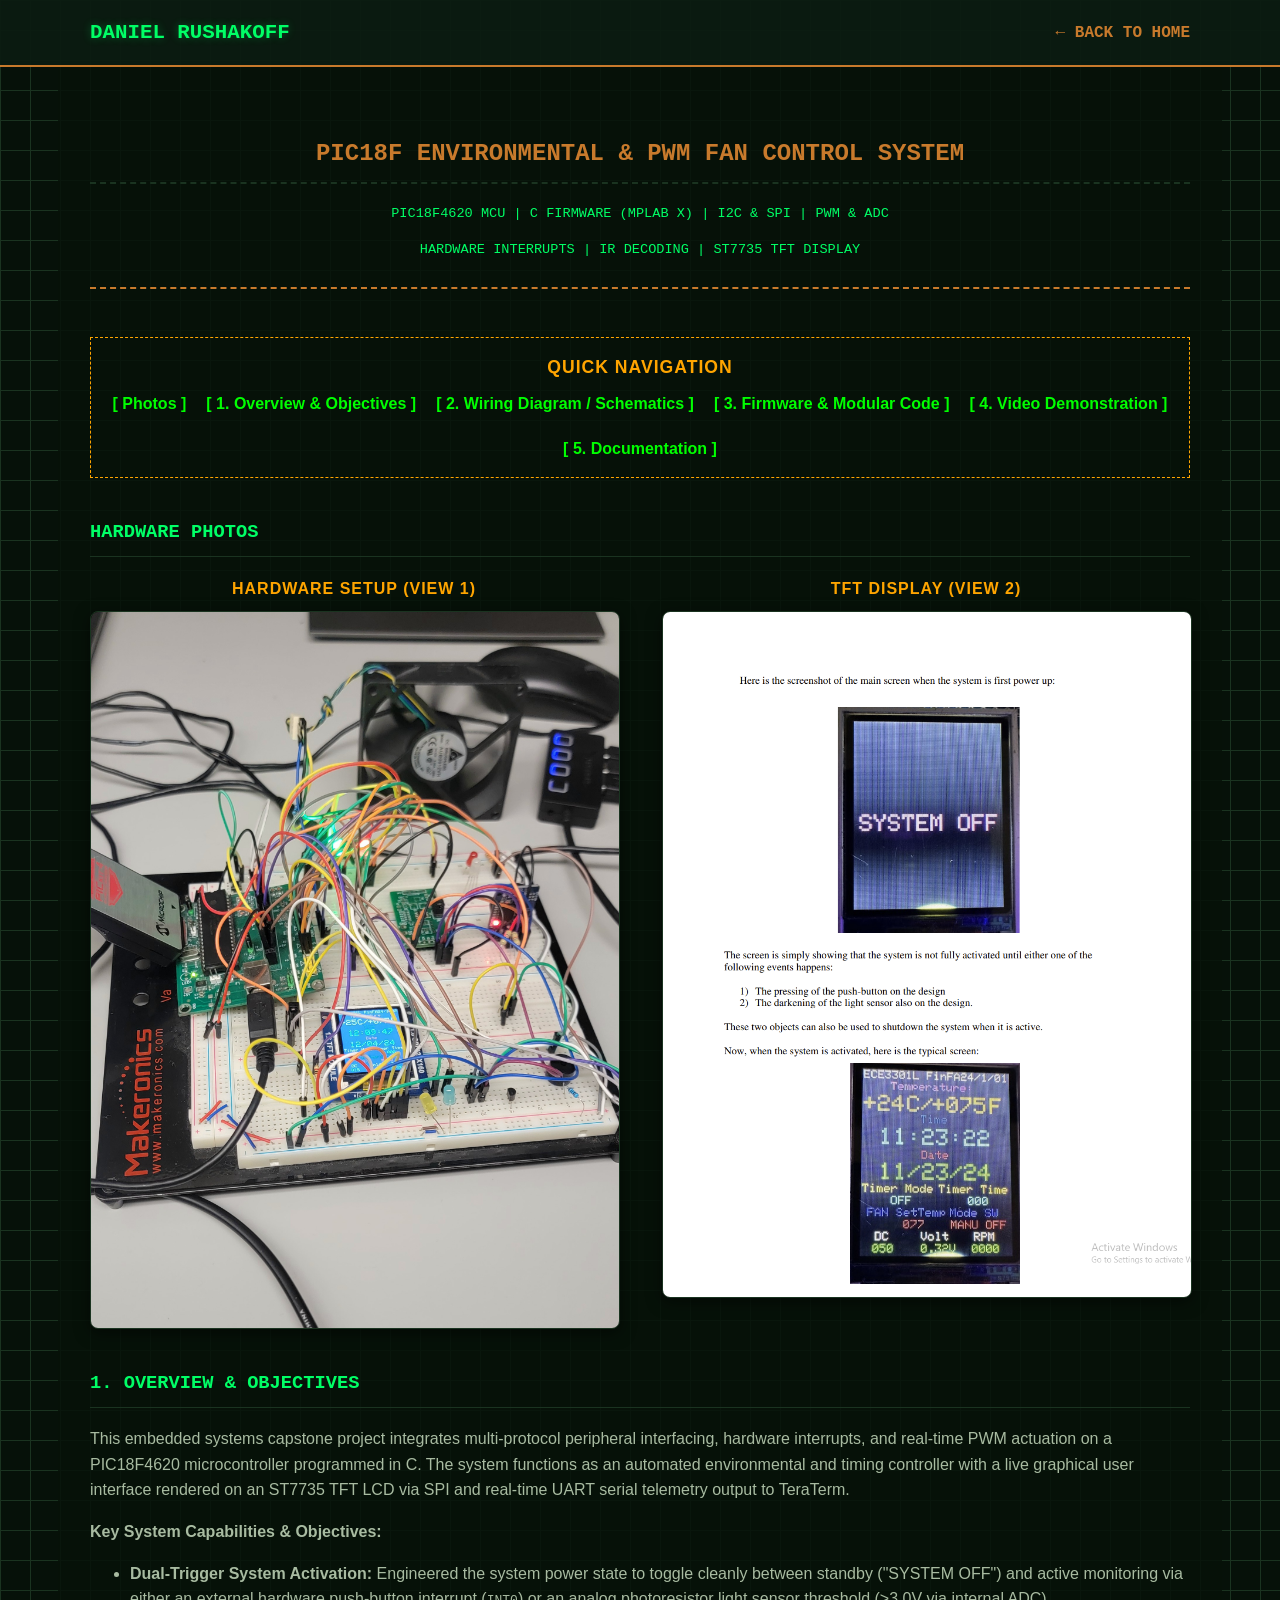
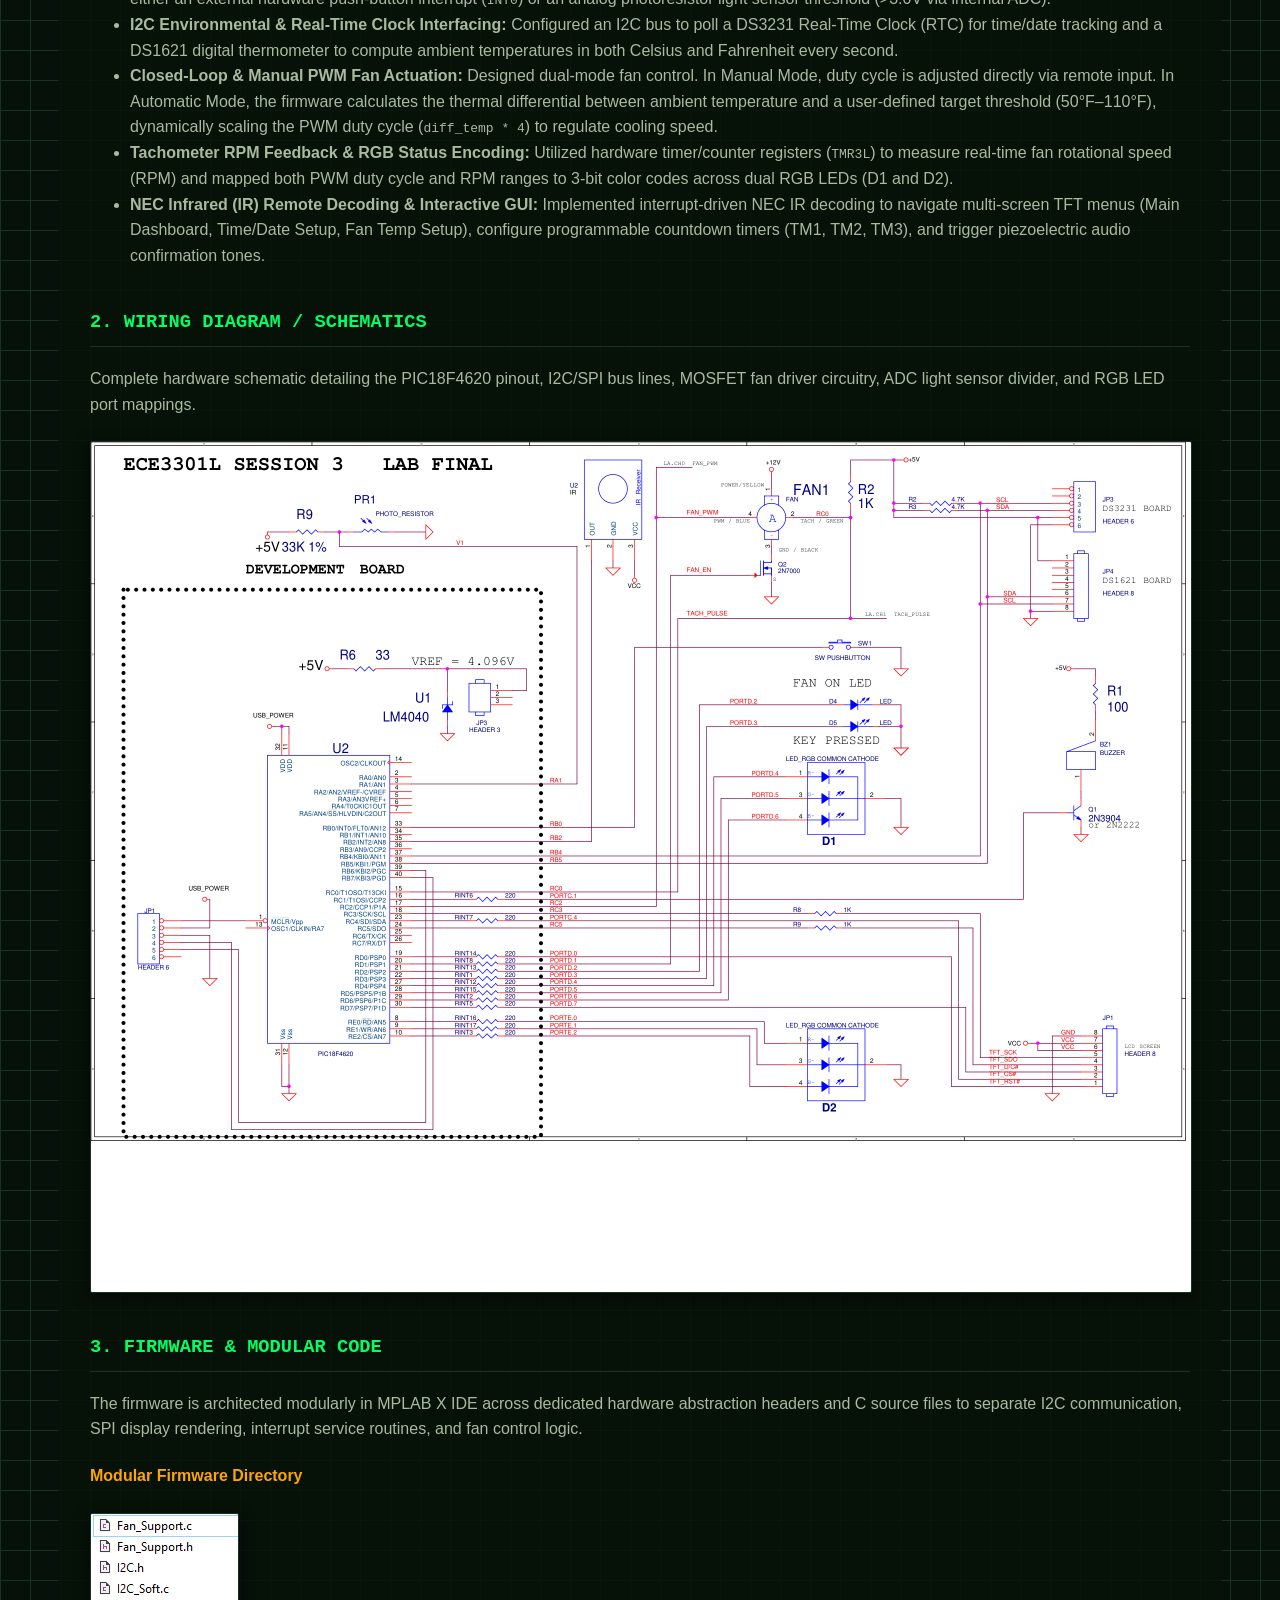
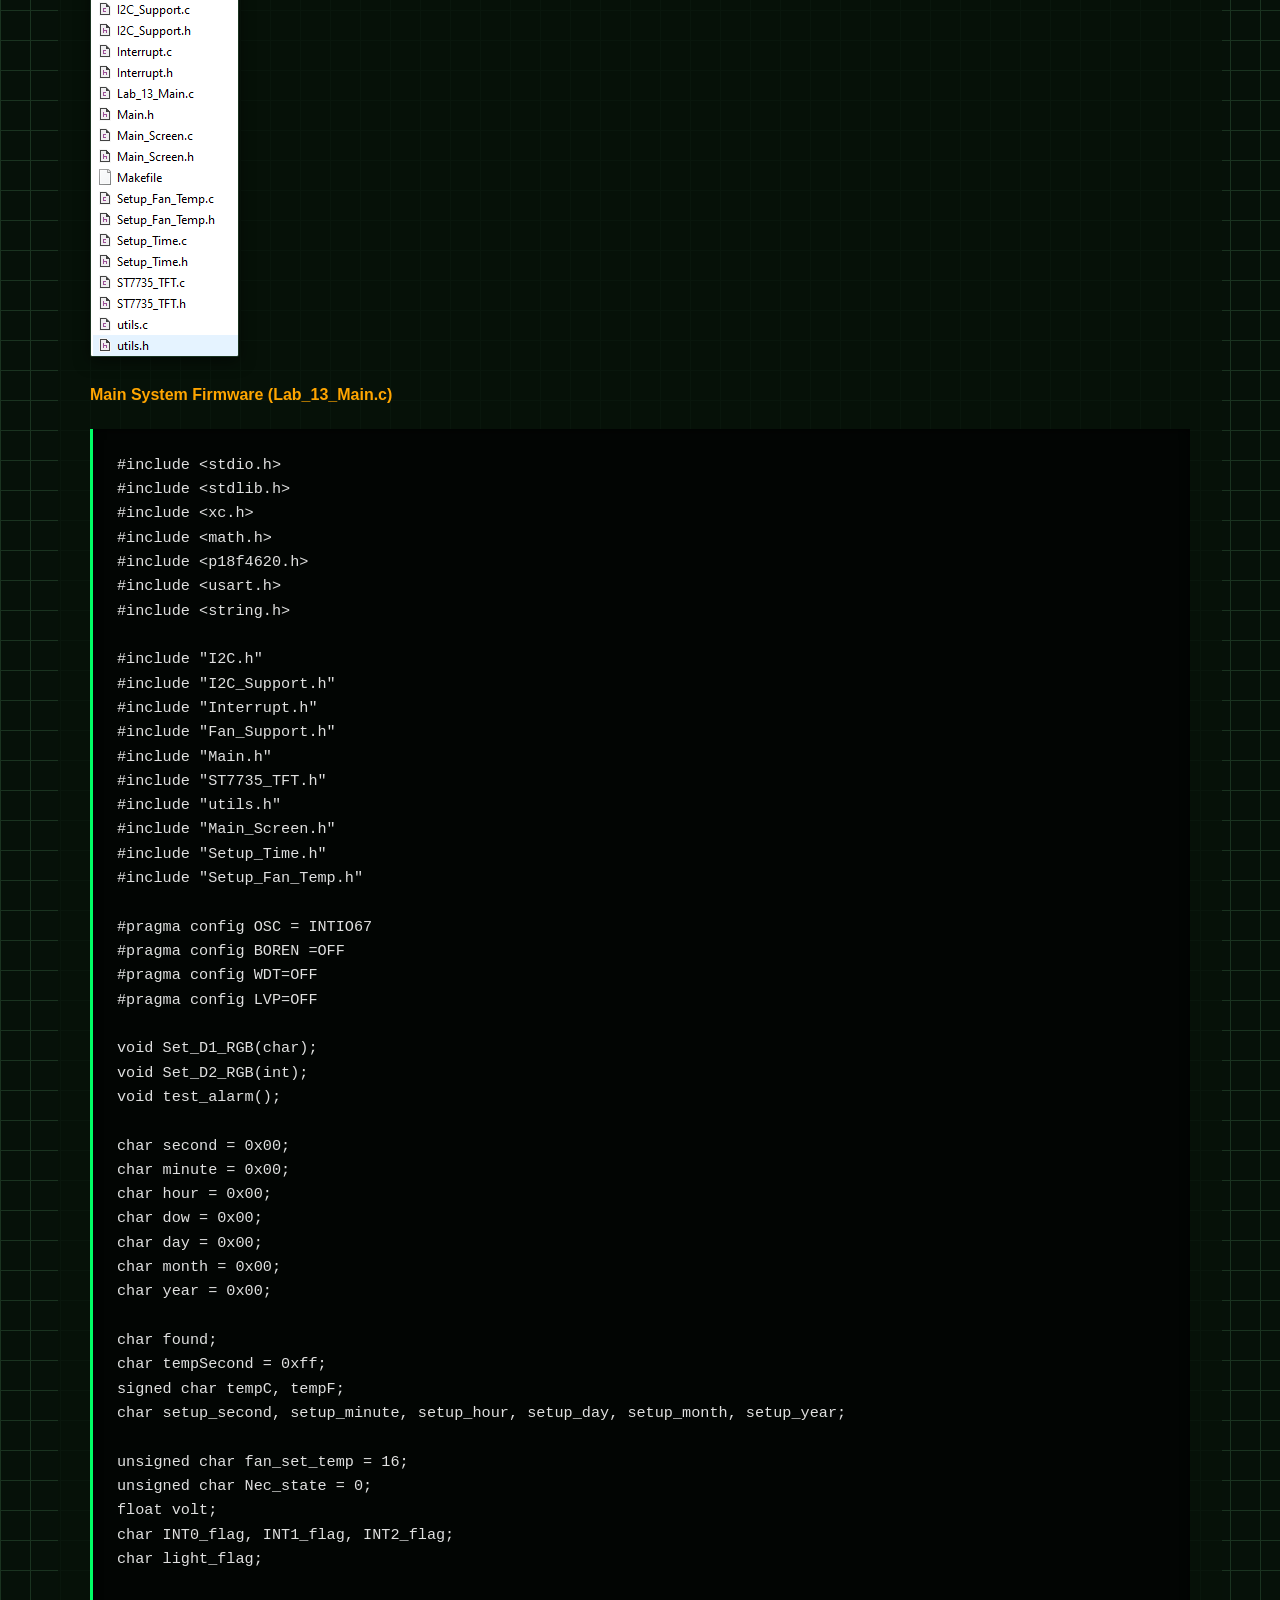
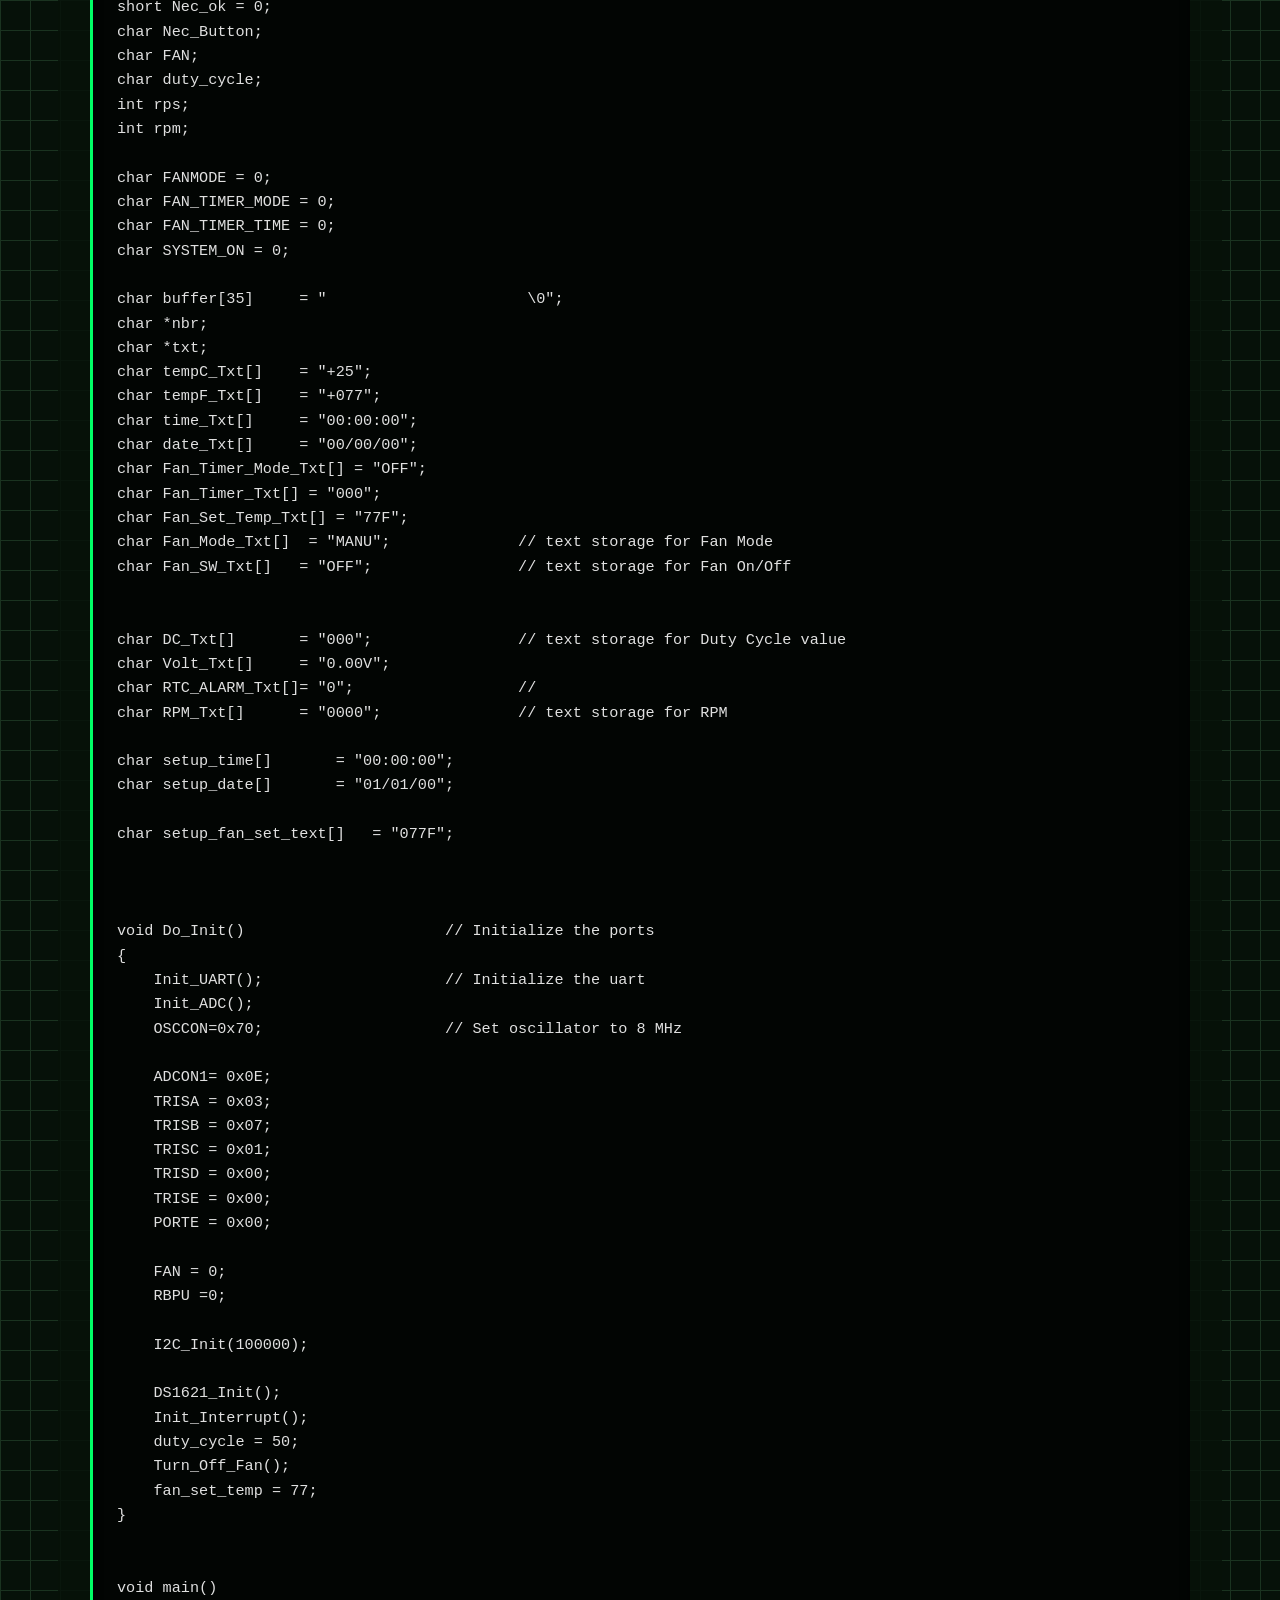
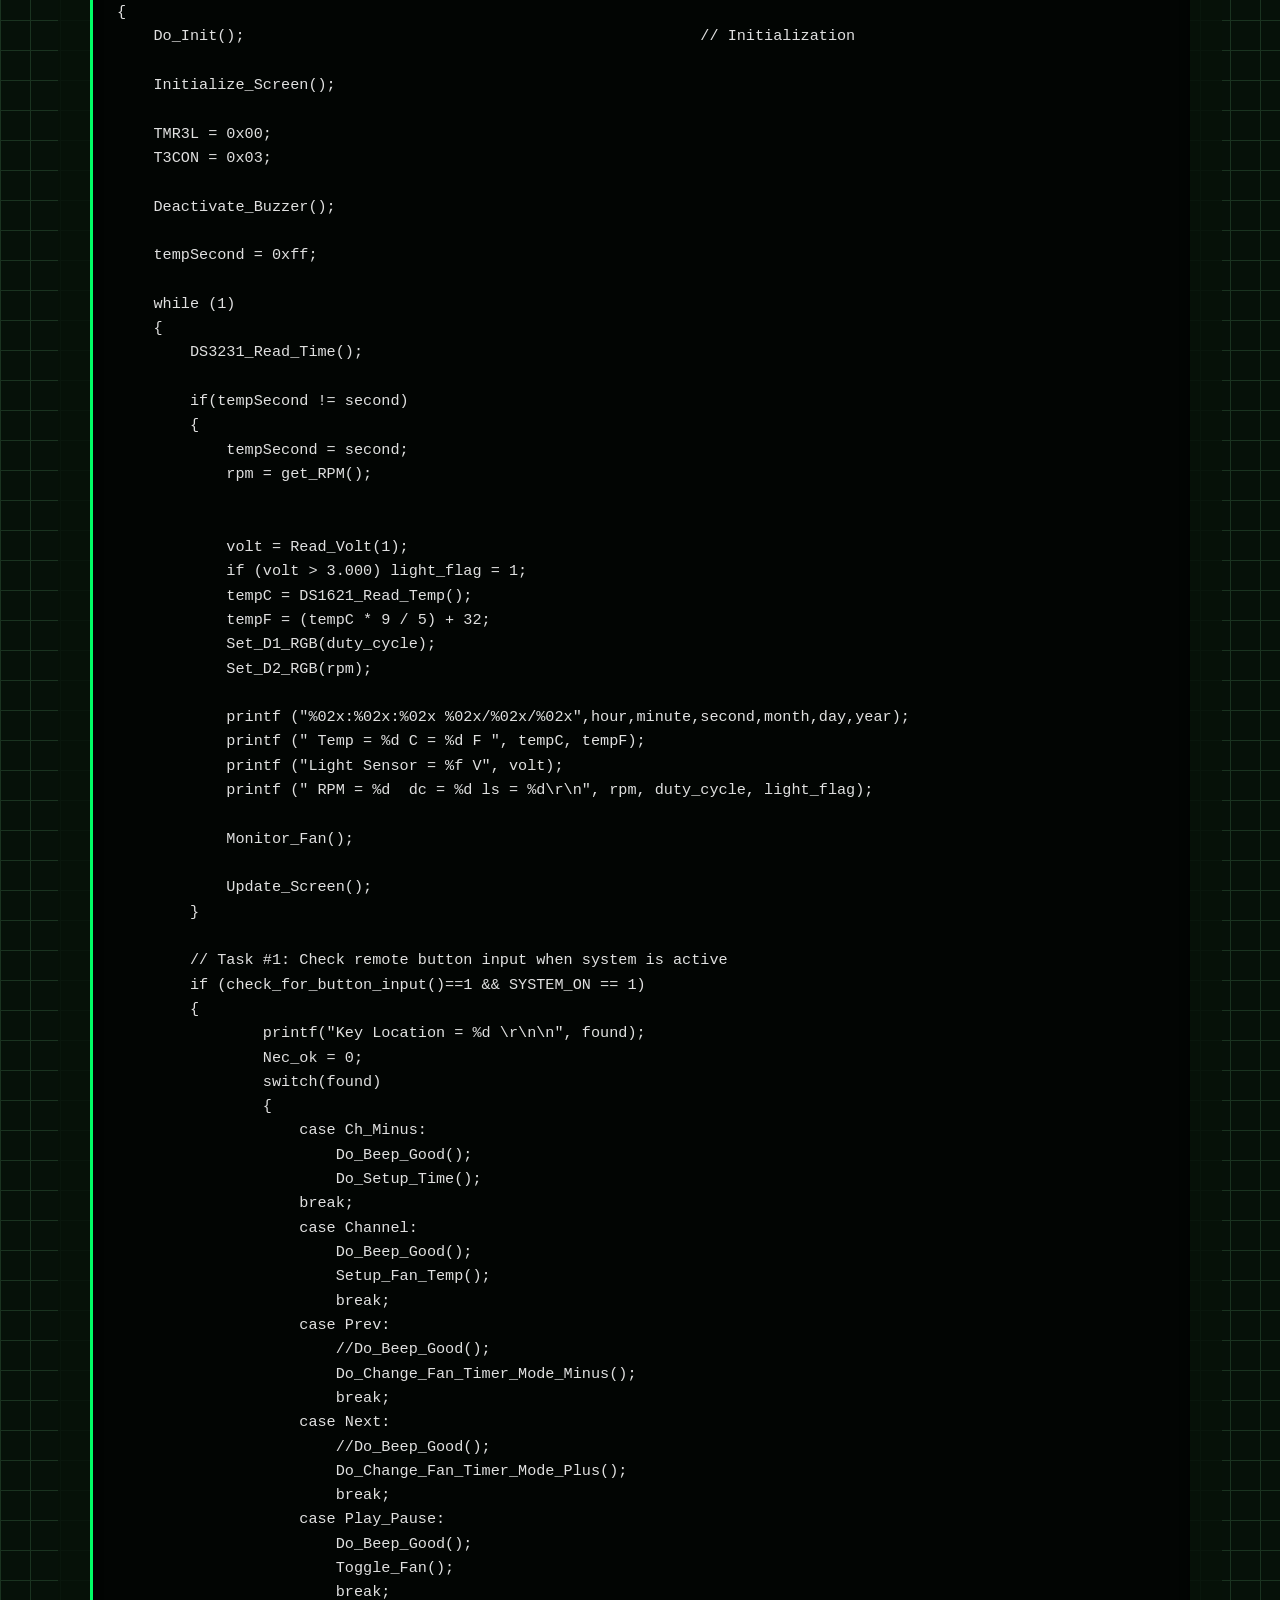
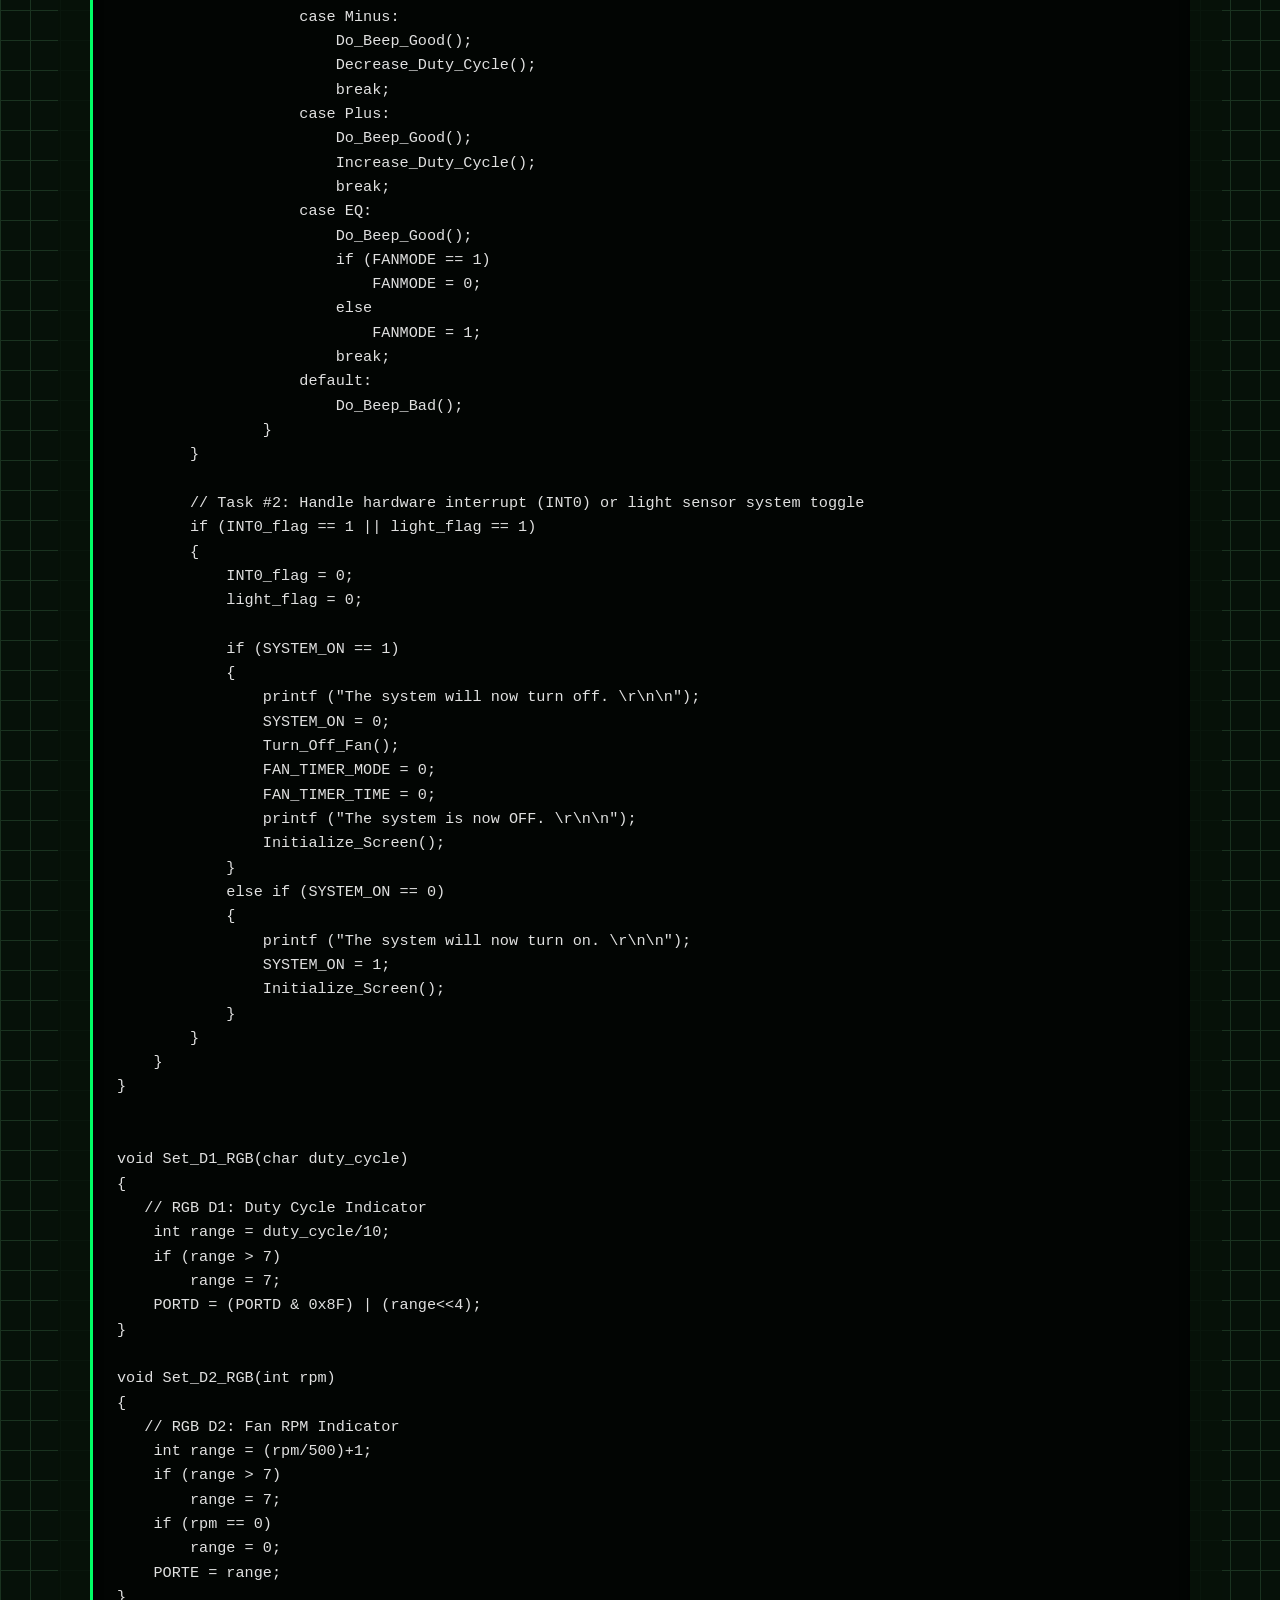
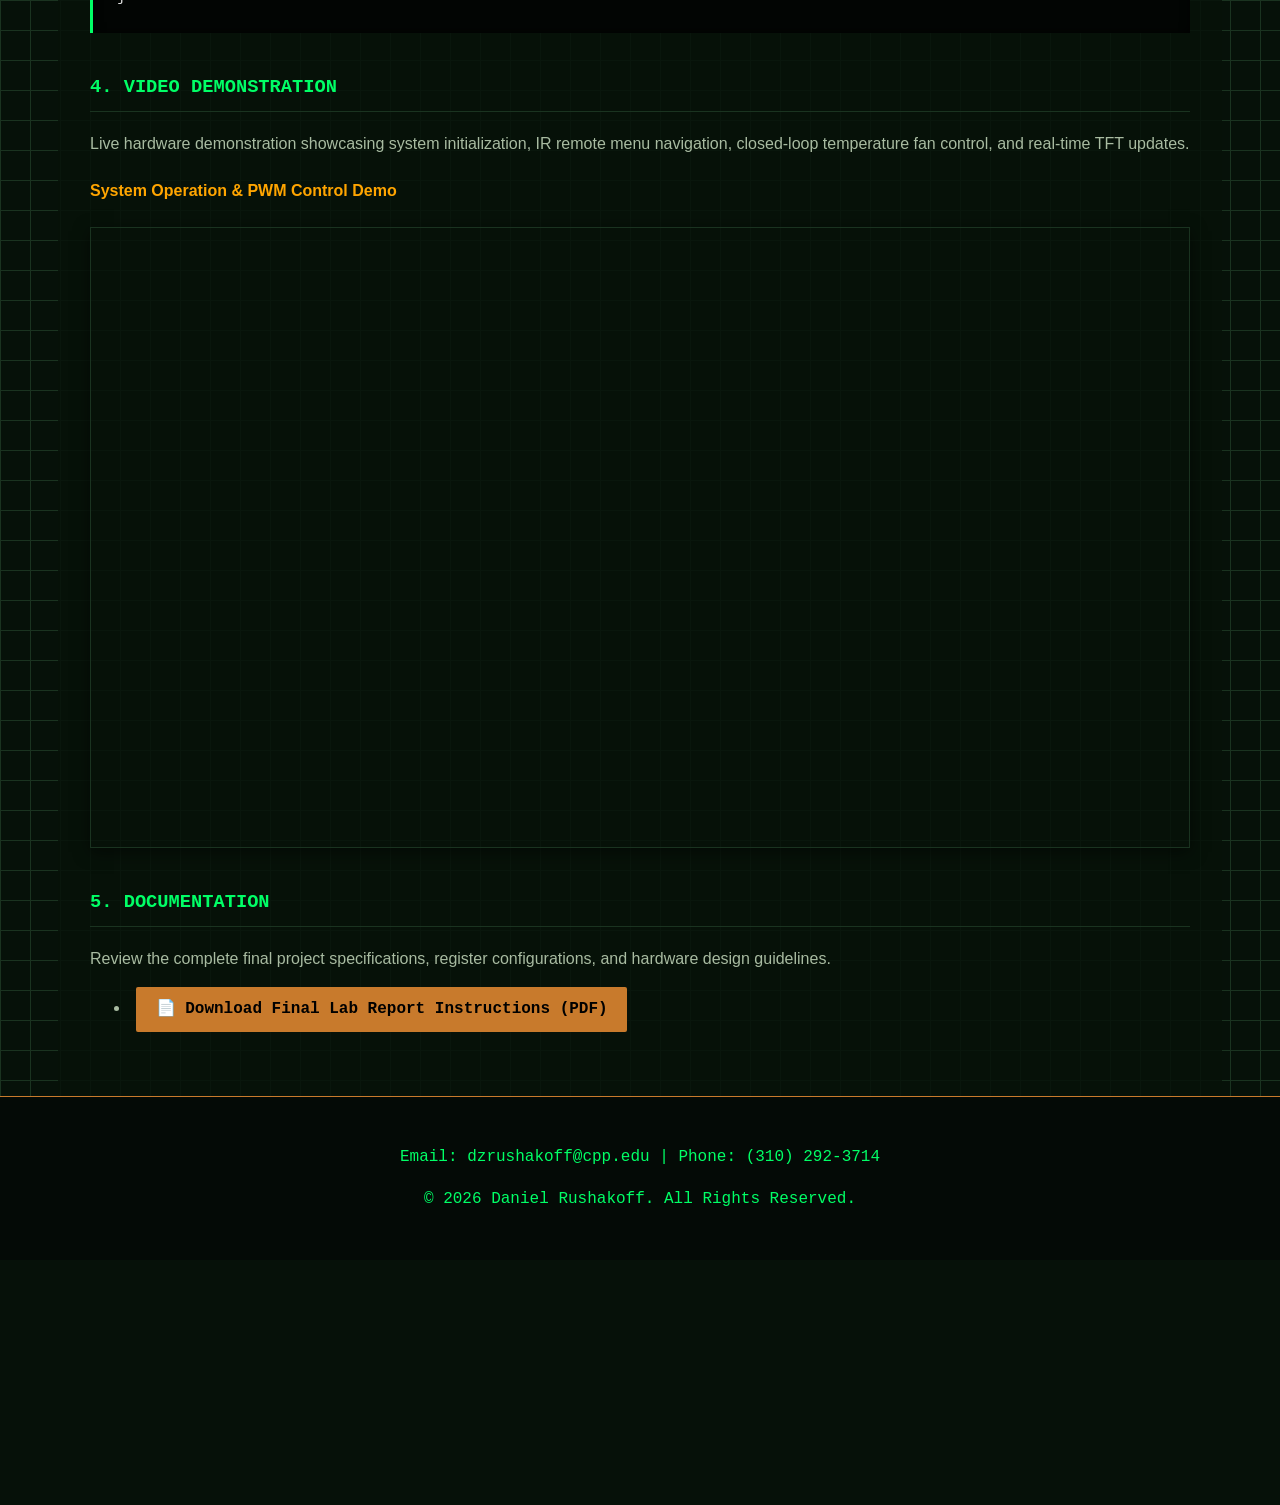
<file: project-fan.html>
﻿<!DOCTYPE html>
<html lang="en">
<head>
    <meta charset="UTF-8">
    <meta name="viewport" content="width=device-width, initial-scale=1.0">
    <title>PIC18F Environmental & PWM Fan Control System | Daniel Rushakoff</title>
    <link rel="stylesheet" href="style-v2.css">

    <!-- Fixes the scroll offset and adds smooth scrolling -->
    <style>
        html {
            scroll-behavior: smooth;
        }

        h3, h4 {
            scroll-margin-top: 100px;
        }
    </style>
</head>
<body>

    <header>
        <div class="nav-container">
            <h1 class="logo">DANIEL RUSHAKOFF</h1>
            <nav>
                <a href="index.html">← BACK TO HOME</a>
            </nav>
        </div>
    </header>

    <section class="section project-details">

        <div class="project-header">
            <h2>PIC18F ENVIRONMENTAL & PWM FAN CONTROL SYSTEM</h2>
            <p class="project-tech">PIC18F4620 MCU | C Firmware (MPLAB X) | I2C & SPI | PWM & ADC</p>
            <p class="project-tech">Hardware Interrupts | IR Decoding | ST7735 TFT Display</p>
        </div>

        <!-- QUICK NAVIGATION MENU -->
        <div class="quick-nav" style="padding: 15px; margin-bottom: 25px; text-align: center; border: 1px dashed #FFA500; background-color: transparent;">
            <p style="margin: 0 0 10px 0; font-weight: bold; font-size: 1.1em; color: #FFA500; letter-spacing: 1px;">QUICK NAVIGATION</p>
            <div style="display: flex; flex-wrap: wrap; justify-content: center; gap: 20px;">
                <a href="#photos" style="text-decoration: none; color: #00FF00; font-weight: bold;">[ Photos ]</a>
                <a href="#overview" style="text-decoration: none; color: #00FF00; font-weight: bold;">[ 1. Overview & Objectives ]</a>
                <a href="#wiring-diagram" style="text-decoration: none; color: #00FF00; font-weight: bold;">[ 2. Wiring Diagram / Schematics ]</a>
                <a href="#code" style="text-decoration: none; color: #00FF00; font-weight: bold;">[ 3. Firmware & Modular Code ]</a>
                <a href="#video" style="text-decoration: none; color: #00FF00; font-weight: bold;">[ 4. Video Demonstration ]</a>
                <a href="#documentation" style="text-decoration: none; color: #00FF00; font-weight: bold;">[ 5. Documentation ]</a>
            </div>
        </div>

        <!-- PHOTOS (At the very top) -->
        <h3 id="photos">Hardware Photos</h3>
        <div style="display: flex; justify-content: space-between; gap: 20px; margin-bottom: 30px;">
            <div style="width: 48%; text-align: center;">
                <p style="font-weight: bold; color: #FFA500; margin: 0 0 10px 0; letter-spacing: 1px;">HARDWARE SETUP (VIEW 1)</p>
                <img src="PIC18F Lab Photo.jpg" alt="PIC18F4620 Hardware Setup 1" class="project-media" style="width: 100%; margin: 0; object-fit: cover; border-radius: 8px;">
            </div>
            <div style="width: 48%; text-align: center;">
                <p style="font-weight: bold; color: #FFA500; margin: 0 0 10px 0; letter-spacing: 1px;">TFT DISPLAY (VIEW 2)</p>
                <img src="TFT Photo.jpg" alt="PIC18F4620 Hardware Setup 2" class="project-media" style="width: 100%; margin: 0; object-fit: cover; border-radius: 8px;">
            </div>
        </div>

        <h3 id="overview">1. Overview & Objectives</h3>
        <p>This embedded systems capstone project integrates multi-protocol peripheral interfacing, hardware interrupts, and real-time PWM actuation on a PIC18F4620 microcontroller programmed in C. The system functions as an automated environmental and timing controller with a live graphical user interface rendered on an ST7735 TFT LCD via SPI and real-time UART serial telemetry output to TeraTerm.</p>
        <p><strong>Key System Capabilities & Objectives:</strong></p>
        <ul>
            <li><strong>Dual-Trigger System Activation:</strong> Engineered the system power state to toggle cleanly between standby ("SYSTEM OFF") and active monitoring via either an external hardware push-button interrupt (<code>INT0</code>) or an analog photoresistor light sensor threshold (&gt;3.0V via internal ADC).</li>
            <li><strong>I2C Environmental & Real-Time Clock Interfacing:</strong> Configured an I2C bus to poll a DS3231 Real-Time Clock (RTC) for time/date tracking and a DS1621 digital thermometer to compute ambient temperatures in both Celsius and Fahrenheit every second.</li>
            <li><strong>Closed-Loop & Manual PWM Fan Actuation:</strong> Designed dual-mode fan control. In Manual Mode, duty cycle is adjusted directly via remote input. In Automatic Mode, the firmware calculates the thermal differential between ambient temperature and a user-defined target threshold (50°F–110°F), dynamically scaling the PWM duty cycle (<code>diff_temp * 4</code>) to regulate cooling speed.</li>
            <li><strong>Tachometer RPM Feedback & RGB Status Encoding:</strong> Utilized hardware timer/counter registers (<code>TMR3L</code>) to measure real-time fan rotational speed (RPM) and mapped both PWM duty cycle and RPM ranges to 3-bit color codes across dual RGB LEDs (D1 and D2).</li>
            <li><strong>NEC Infrared (IR) Remote Decoding & Interactive GUI:</strong> Implemented interrupt-driven NEC IR decoding to navigate multi-screen TFT menus (Main Dashboard, Time/Date Setup, Fan Temp Setup), configure programmable countdown timers (TM1, TM2, TM3), and trigger piezoelectric audio confirmation tones.</li>
        </ul>

        <h3 id="wiring-diagram">2. Wiring Diagram / Schematics</h3>
        <p>Complete hardware schematic detailing the PIC18F4620 pinout, I2C/SPI bus lines, MOSFET fan driver circuitry, ADC light sensor divider, and RGB LED port mappings.</p>
        <img src="ECE3301L_Fall_2024_Session_03_Lab_Final_Schematics-1.png" alt="PIC18F4620 System Schematic" class="project-media">

        <h3 id="code">3. Firmware & Modular Code</h3>
        <p>The firmware is architected modularly in MPLAB X IDE across dedicated hardware abstraction headers and C source files to separate I2C communication, SPI display rendering, interrupt service routines, and fan control logic.</p>

        <h4 style="color: #FFA500;">Modular Firmware Directory</h4>
        <img src="Modular Firmware Directory.png" alt="MPLAB X Project File Structure" class="project-media" style="max-width: 600px; margin-bottom: 25px;">

        <h4 style="color: #FFA500;">Main System Firmware (Lab_13_Main.c)</h4>
        <pre class="code-block"><code>#include &lt;stdio.h&gt;
#include &lt;stdlib.h&gt;
#include &lt;xc.h&gt;
#include &lt;math.h&gt;
#include &lt;p18f4620.h&gt;
#include &lt;usart.h&gt;
#include &lt;string.h&gt;

#include "I2C.h"
#include "I2C_Support.h"
#include "Interrupt.h"
#include "Fan_Support.h"
#include "Main.h"
#include "ST7735_TFT.h"
#include "utils.h"
#include "Main_Screen.h"
#include "Setup_Time.h"
#include "Setup_Fan_Temp.h"

#pragma config OSC = INTIO67
#pragma config BOREN =OFF
#pragma config WDT=OFF
#pragma config LVP=OFF

void Set_D1_RGB(char);
void Set_D2_RGB(int);
void test_alarm();

char second = 0x00;
char minute = 0x00;
char hour = 0x00;
char dow = 0x00;
char day = 0x00;
char month = 0x00;
char year = 0x00;

char found;
char tempSecond = 0xff; 
signed char tempC, tempF;
char setup_second, setup_minute, setup_hour, setup_day, setup_month, setup_year;

unsigned char fan_set_temp = 16;
unsigned char Nec_state = 0;
float volt;
char INT0_flag, INT1_flag, INT2_flag;
char light_flag;

short Nec_ok = 0;
char Nec_Button;
char FAN;
char duty_cycle;
int rps;
int rpm;

char FANMODE = 0;
char FAN_TIMER_MODE = 0;
char FAN_TIMER_TIME = 0;
char SYSTEM_ON = 0;

char buffer[35]     = "                      \0";
char *nbr;
char *txt;
char tempC_Txt[]    = "+25";
char tempF_Txt[]    = "+077";
char time_Txt[]     = "00:00:00";
char date_Txt[]     = "00/00/00";
char Fan_Timer_Mode_Txt[] = "OFF";
char Fan_Timer_Txt[] = "000";
char Fan_Set_Temp_Txt[] = "77F";
char Fan_Mode_Txt[]  = "MANU";              // text storage for Fan Mode
char Fan_SW_Txt[]   = "OFF";                // text storage for Fan On/Off

    
char DC_Txt[]       = "000";                // text storage for Duty Cycle value
char Volt_Txt[]     = "0.00V";
char RTC_ALARM_Txt[]= "0";                  //
char RPM_Txt[]      = "0000";               // text storage for RPM

char setup_time[]       = "00:00:00";
char setup_date[]       = "01/01/00";

char setup_fan_set_text[]   = "077F";



void Do_Init()                      // Initialize the ports 
{ 
    Init_UART();                    // Initialize the uart
    Init_ADC();
    OSCCON=0x70;                    // Set oscillator to 8 MHz 
    
    ADCON1= 0x0E;
    TRISA = 0x03;
    TRISB = 0x07;
    TRISC = 0x01;
    TRISD = 0x00;
    TRISE = 0x00;
    PORTE = 0x00;

    FAN = 0;
    RBPU =0;

    I2C_Init(100000); 

    DS1621_Init();
    Init_Interrupt();
    duty_cycle = 50;
    Turn_Off_Fan();
    fan_set_temp = 77;
}


void main() 
{
    Do_Init();                                                  // Initialization 

    Initialize_Screen();
    
    TMR3L = 0x00;                   
    T3CON = 0x03;

    Deactivate_Buzzer();

    tempSecond = 0xff;
    
    while (1)
    {
        DS3231_Read_Time();

        if(tempSecond != second)
        {
            tempSecond = second;
            rpm = get_RPM();            
 

            volt = Read_Volt(1);
            if (volt &gt; 3.000) light_flag = 1;
            tempC = DS1621_Read_Temp();
            tempF = (tempC * 9 / 5) + 32;
            Set_D1_RGB(duty_cycle);
            Set_D2_RGB(rpm);
            
            printf ("%02x:%02x:%02x %02x/%02x/%02x",hour,minute,second,month,day,year);
            printf (" Temp = %d C = %d F ", tempC, tempF);
            printf ("Light Sensor = %f V", volt);
            printf (" RPM = %d  dc = %d ls = %d\r\n", rpm, duty_cycle, light_flag);
            
            Monitor_Fan();

            Update_Screen();
        }
 
        // Task #1: Check remote button input when system is active
        if (check_for_button_input()==1 &amp;&amp; SYSTEM_ON == 1)
        {
                printf("Key Location = %d \r\n\n", found);
                Nec_ok = 0;
                switch(found)
                {
                    case Ch_Minus:
                        Do_Beep_Good();
                        Do_Setup_Time();
                    break;
                    case Channel:
                        Do_Beep_Good();
                        Setup_Fan_Temp();
                        break;
                    case Prev:
                        //Do_Beep_Good();
                        Do_Change_Fan_Timer_Mode_Minus();
                        break;
                    case Next:
                        //Do_Beep_Good();
                        Do_Change_Fan_Timer_Mode_Plus();
                        break;
                    case Play_Pause:
                        Do_Beep_Good();
                        Toggle_Fan();
                        break;
                    case Minus:
                        Do_Beep_Good();
                        Decrease_Duty_Cycle();
                        break;
                    case Plus:
                        Do_Beep_Good();
                        Increase_Duty_Cycle();
                        break;
                    case EQ:
                        Do_Beep_Good();
                        if (FANMODE == 1)
                            FANMODE = 0;
                        else
                            FANMODE = 1;
                        break;
                    default:
                        Do_Beep_Bad();
                }
        }

        // Task #2: Handle hardware interrupt (INT0) or light sensor system toggle
        if (INT0_flag == 1 || light_flag == 1)
        {
            INT0_flag = 0;
            light_flag = 0;
            
            if (SYSTEM_ON == 1)
            {
                printf ("The system will now turn off. \r\n\n");
                SYSTEM_ON = 0;
                Turn_Off_Fan();
                FAN_TIMER_MODE = 0;
                FAN_TIMER_TIME = 0;
                printf ("The system is now OFF. \r\n\n");
                Initialize_Screen();
            }
            else if (SYSTEM_ON == 0)
            {
                printf ("The system will now turn on. \r\n\n");
                SYSTEM_ON = 1;
                Initialize_Screen();
            }
        }
    }
}


void Set_D1_RGB(char duty_cycle)
{
   // RGB D1: Duty Cycle Indicator
    int range = duty_cycle/10;
    if (range &gt; 7)
        range = 7;
    PORTD = (PORTD &amp; 0x8F) | (range&lt;&lt;4);
}

void Set_D2_RGB(int rpm)
{
   // RGB D2: Fan RPM Indicator
    int range = (rpm/500)+1;
    if (range &gt; 7)
        range = 7;
    if (rpm == 0)
        range = 0;
    PORTE = range;
}</code></pre>

        <h3 id="video">4. Video Demonstration</h3>
        <p>Live hardware demonstration showcasing system initialization, IR remote menu navigation, closed-loop temperature fan control, and real-time TFT updates.</p>

        <h4 style="color: #FFA500;">System Operation & PWM Control Demo</h4>
        <div class="video-container">
            <iframe width="560" height="315" src="https://www.youtube-nocookie.com/embed/Ey2kxtp2K14" title="PWM Fan Controller Demo" frameborder="0" allow="accelerometer; autoplay; clipboard-write; encrypted-media; gyroscope; picture-in-picture" allowfullscreen></iframe>
        </div>

        <h3 id="documentation">5. Documentation</h3>
        <p>Review the complete final project specifications, register configurations, and hardware design guidelines.</p>
        <ul class="doc-links" style="display: flex; flex-direction: column; gap: 10px;">
            <li><a href="ECE3301L_Spring_2024_Session_03_Lab_Final_Handout.pdf" target="_blank" class="btn">📄 Download Final Lab Report Instructions (PDF)</a></li>
        </ul>

    </section>

    <footer id="contact">
        <p>Email: <a href="mailto:dzrushakoff@cpp.edu">dzrushakoff@cpp.edu</a> | Phone: (310) 292-3714</p>
        <p>© 2026 Daniel Rushakoff. All Rights Reserved.</p>
    </footer>

</body>
</html>
</file>
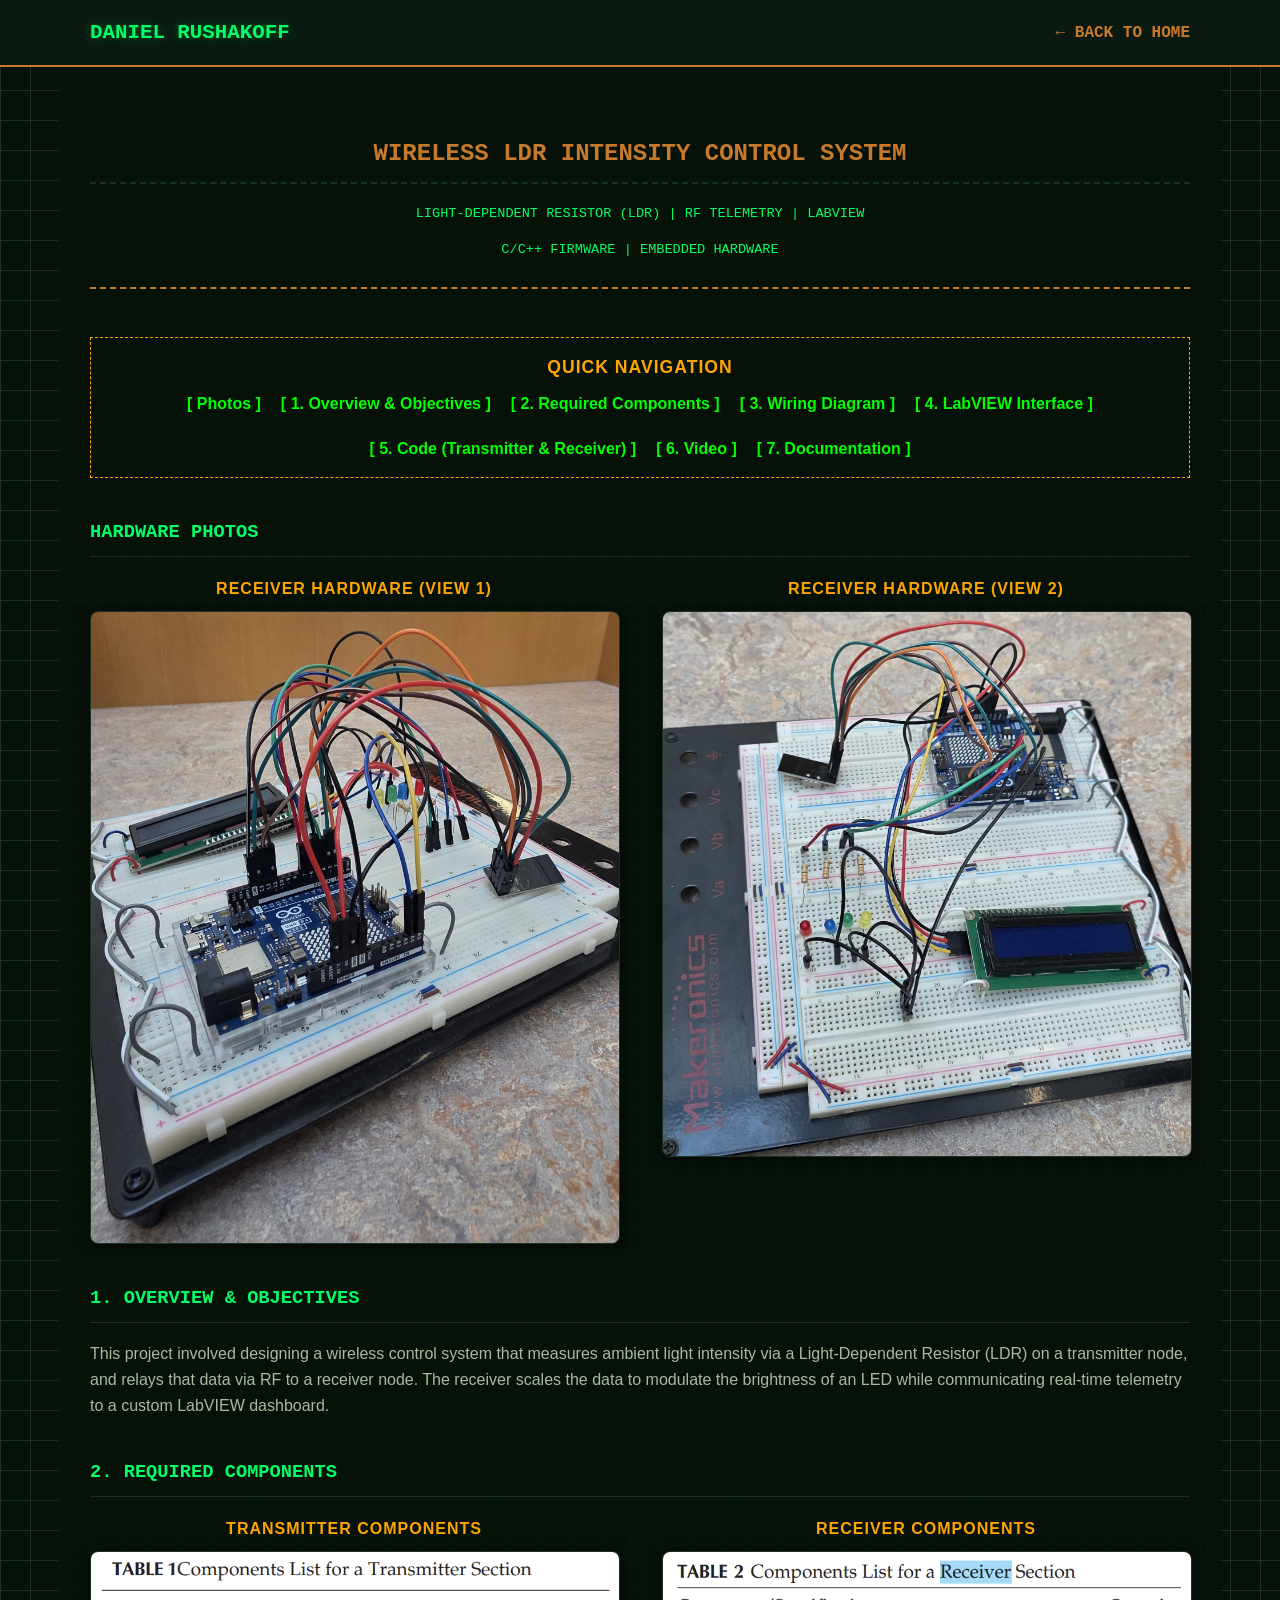
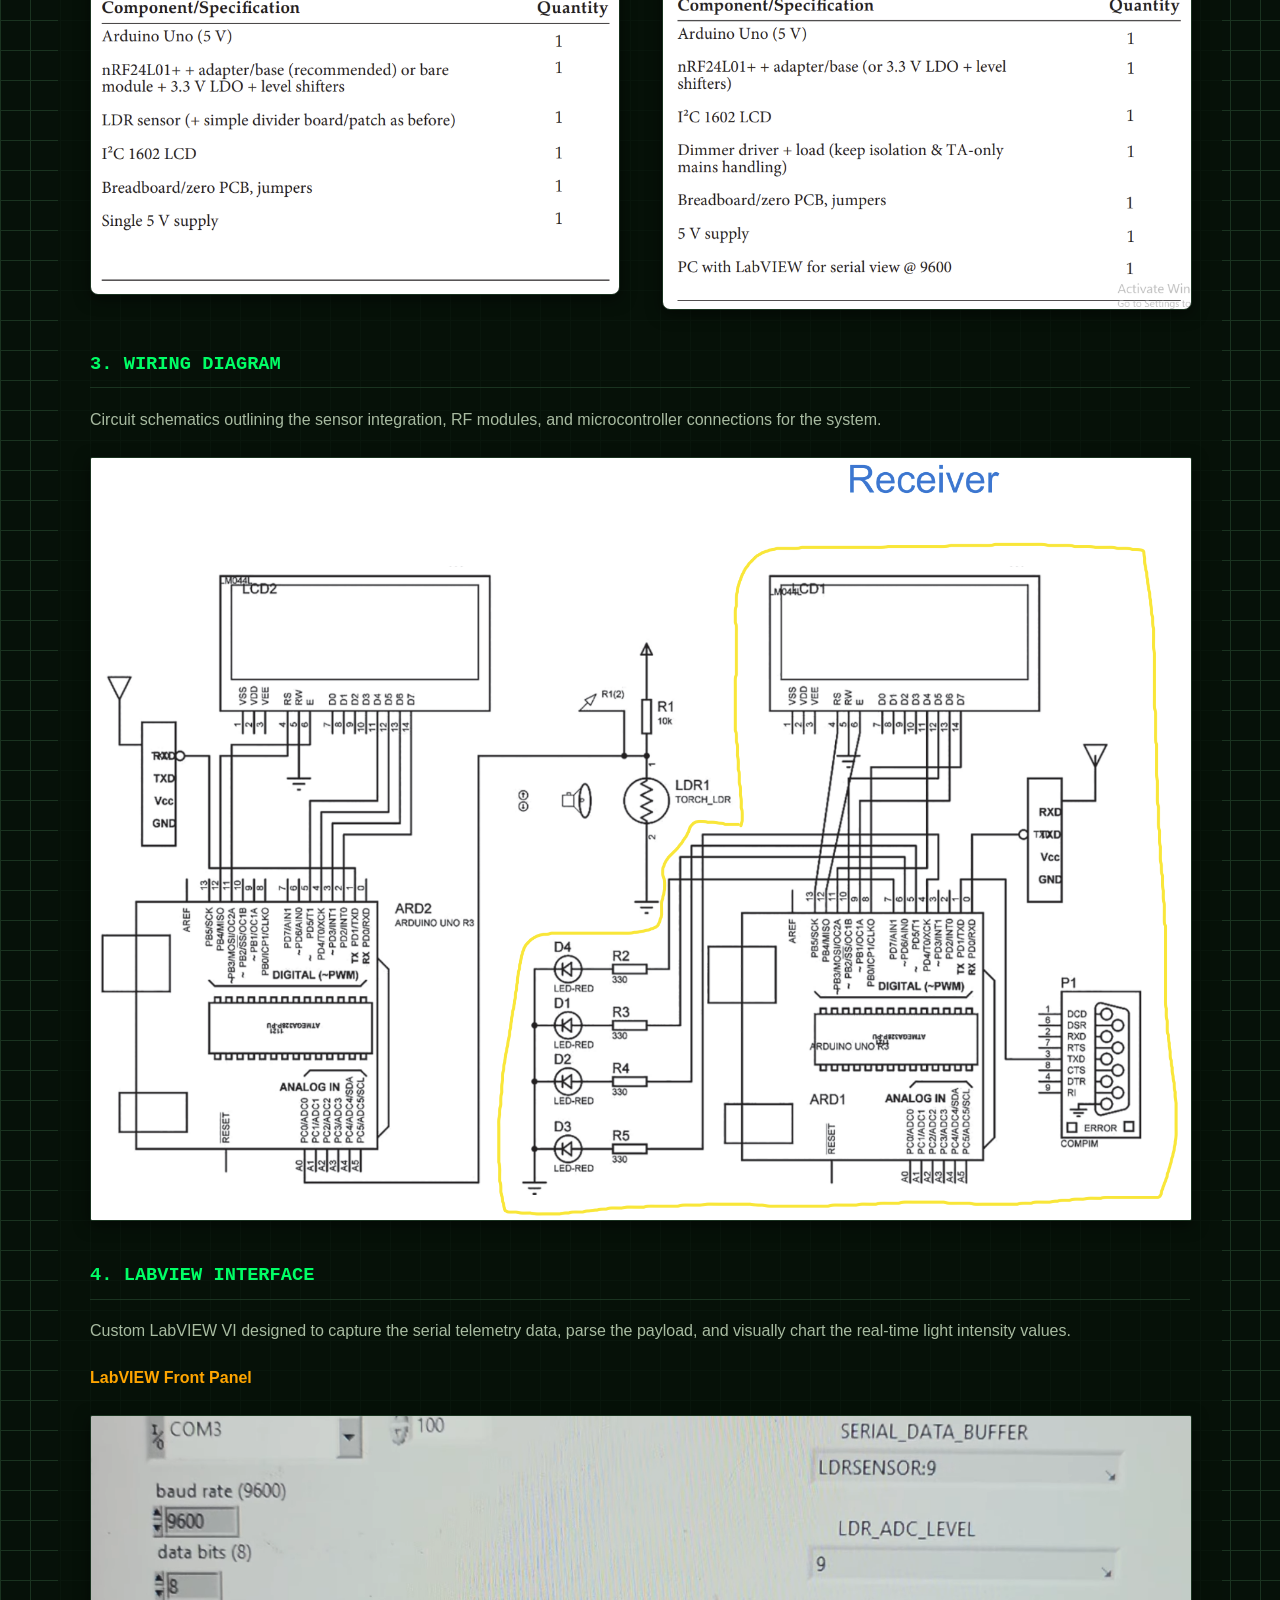
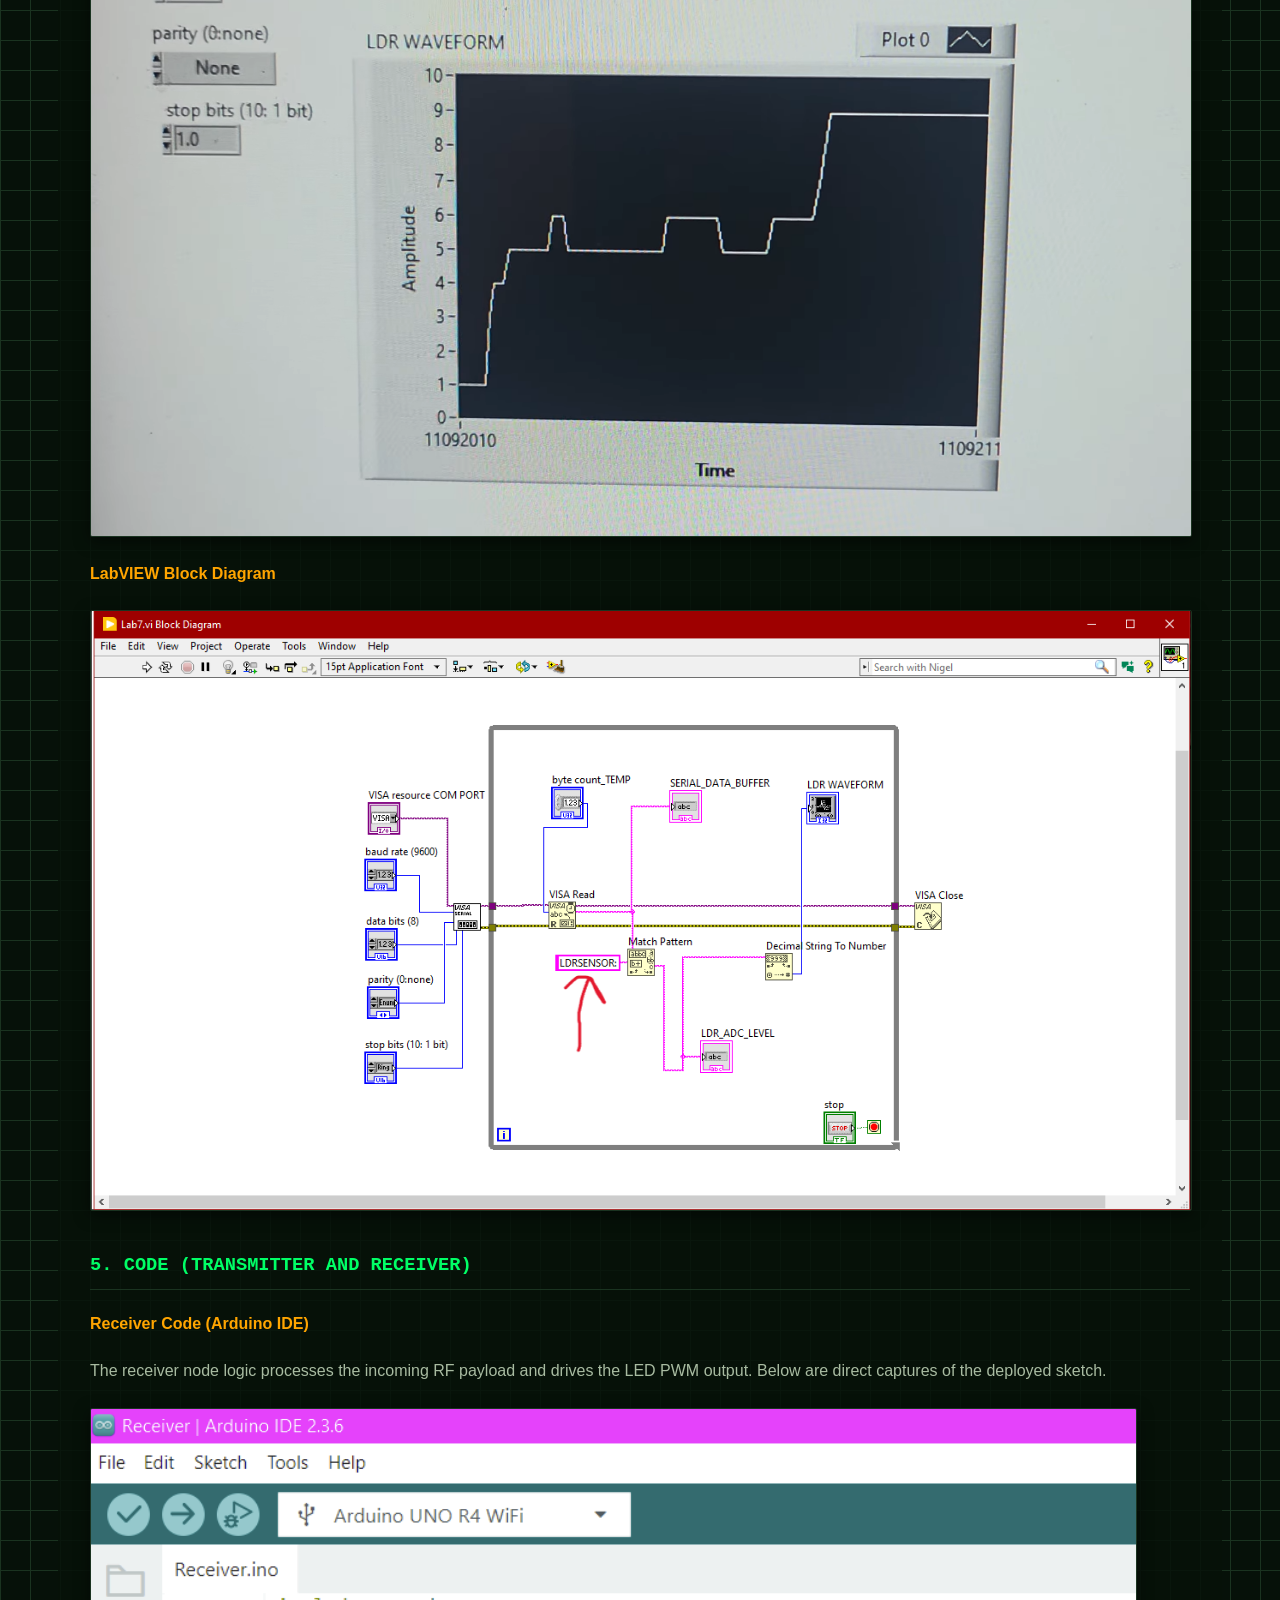
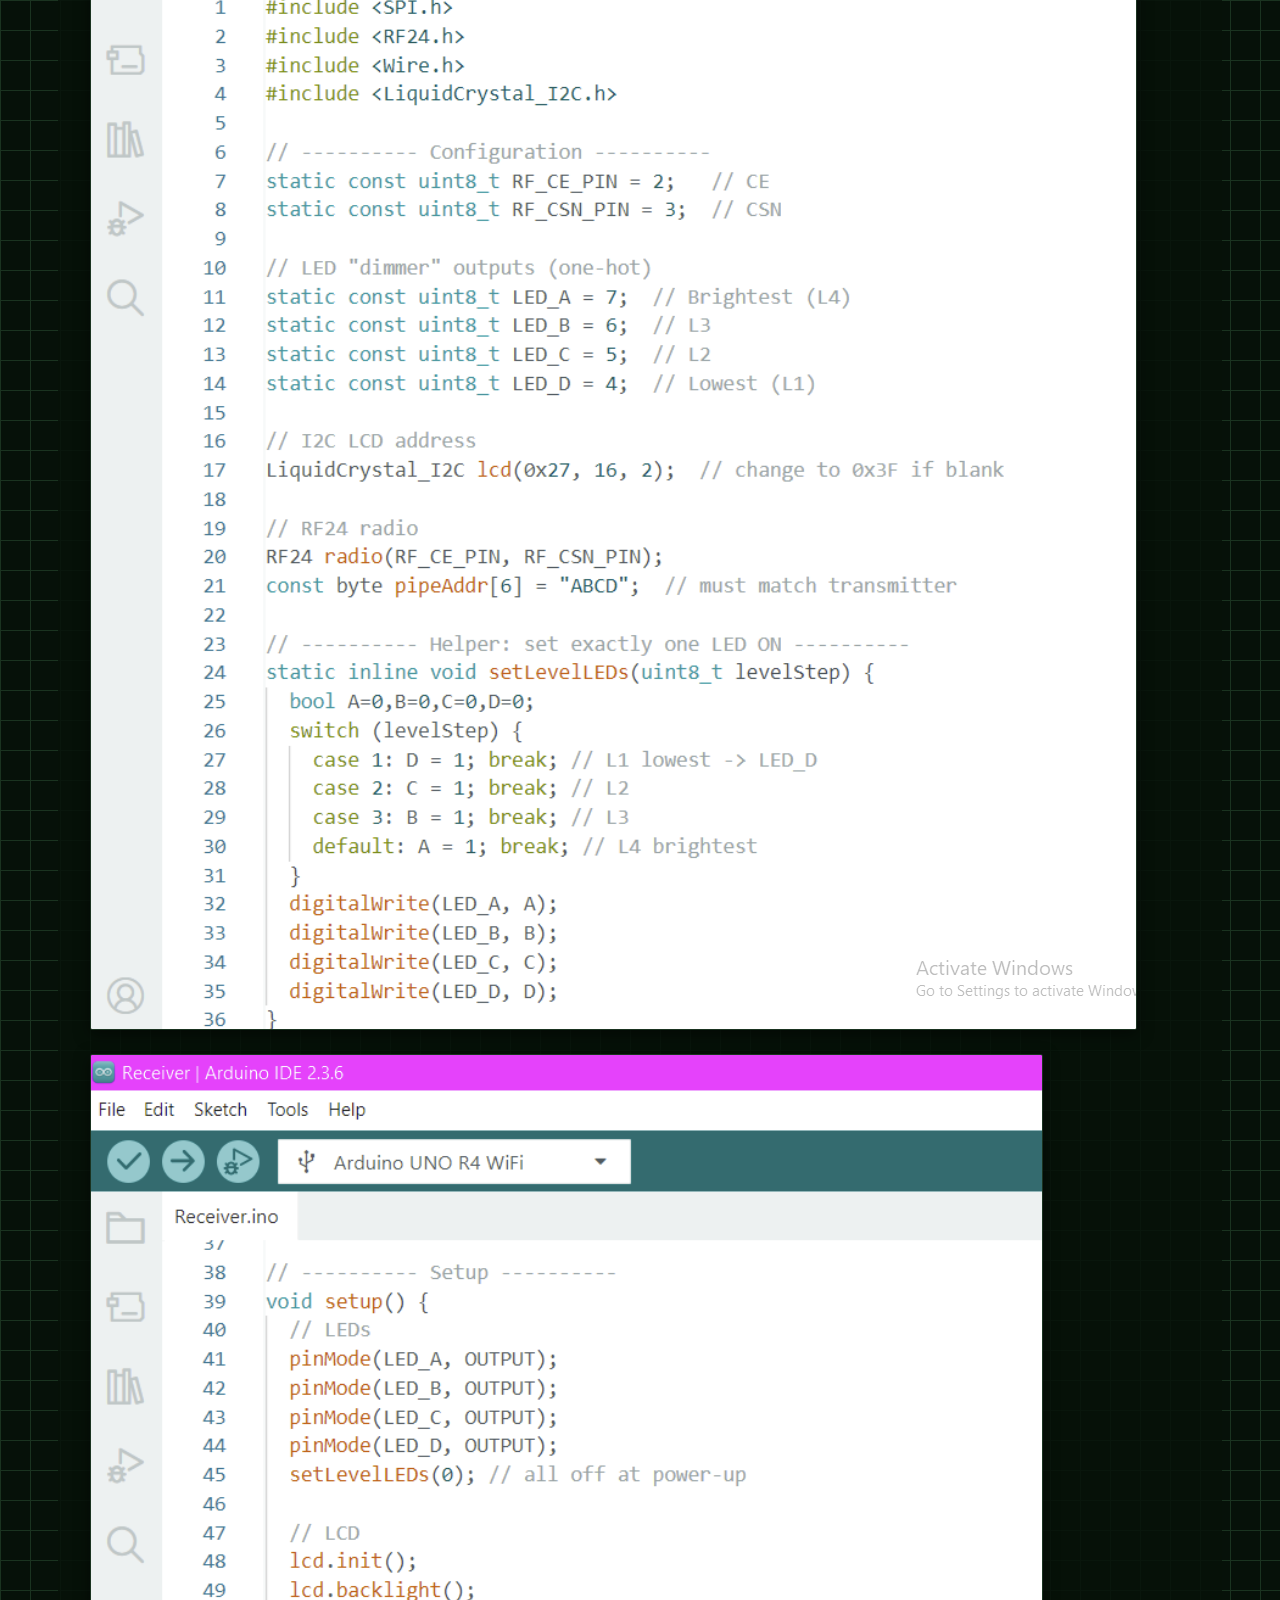
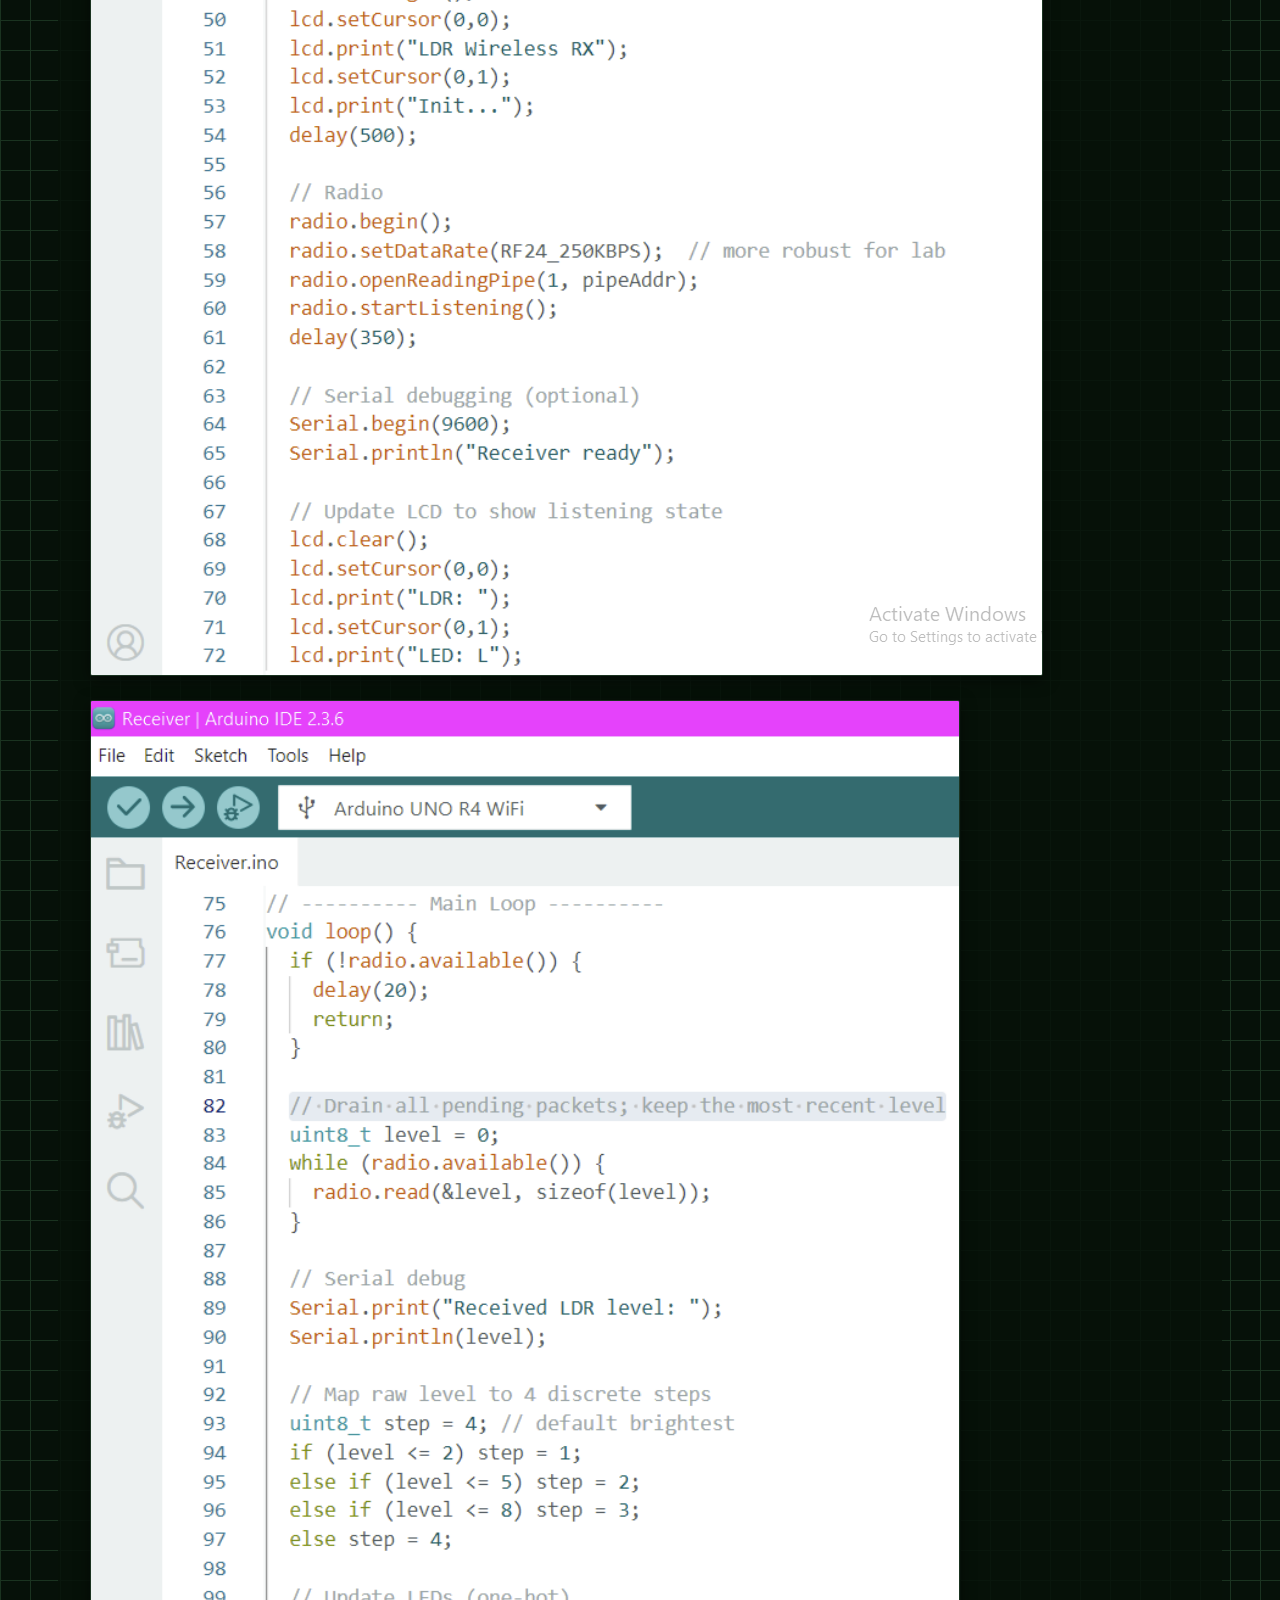
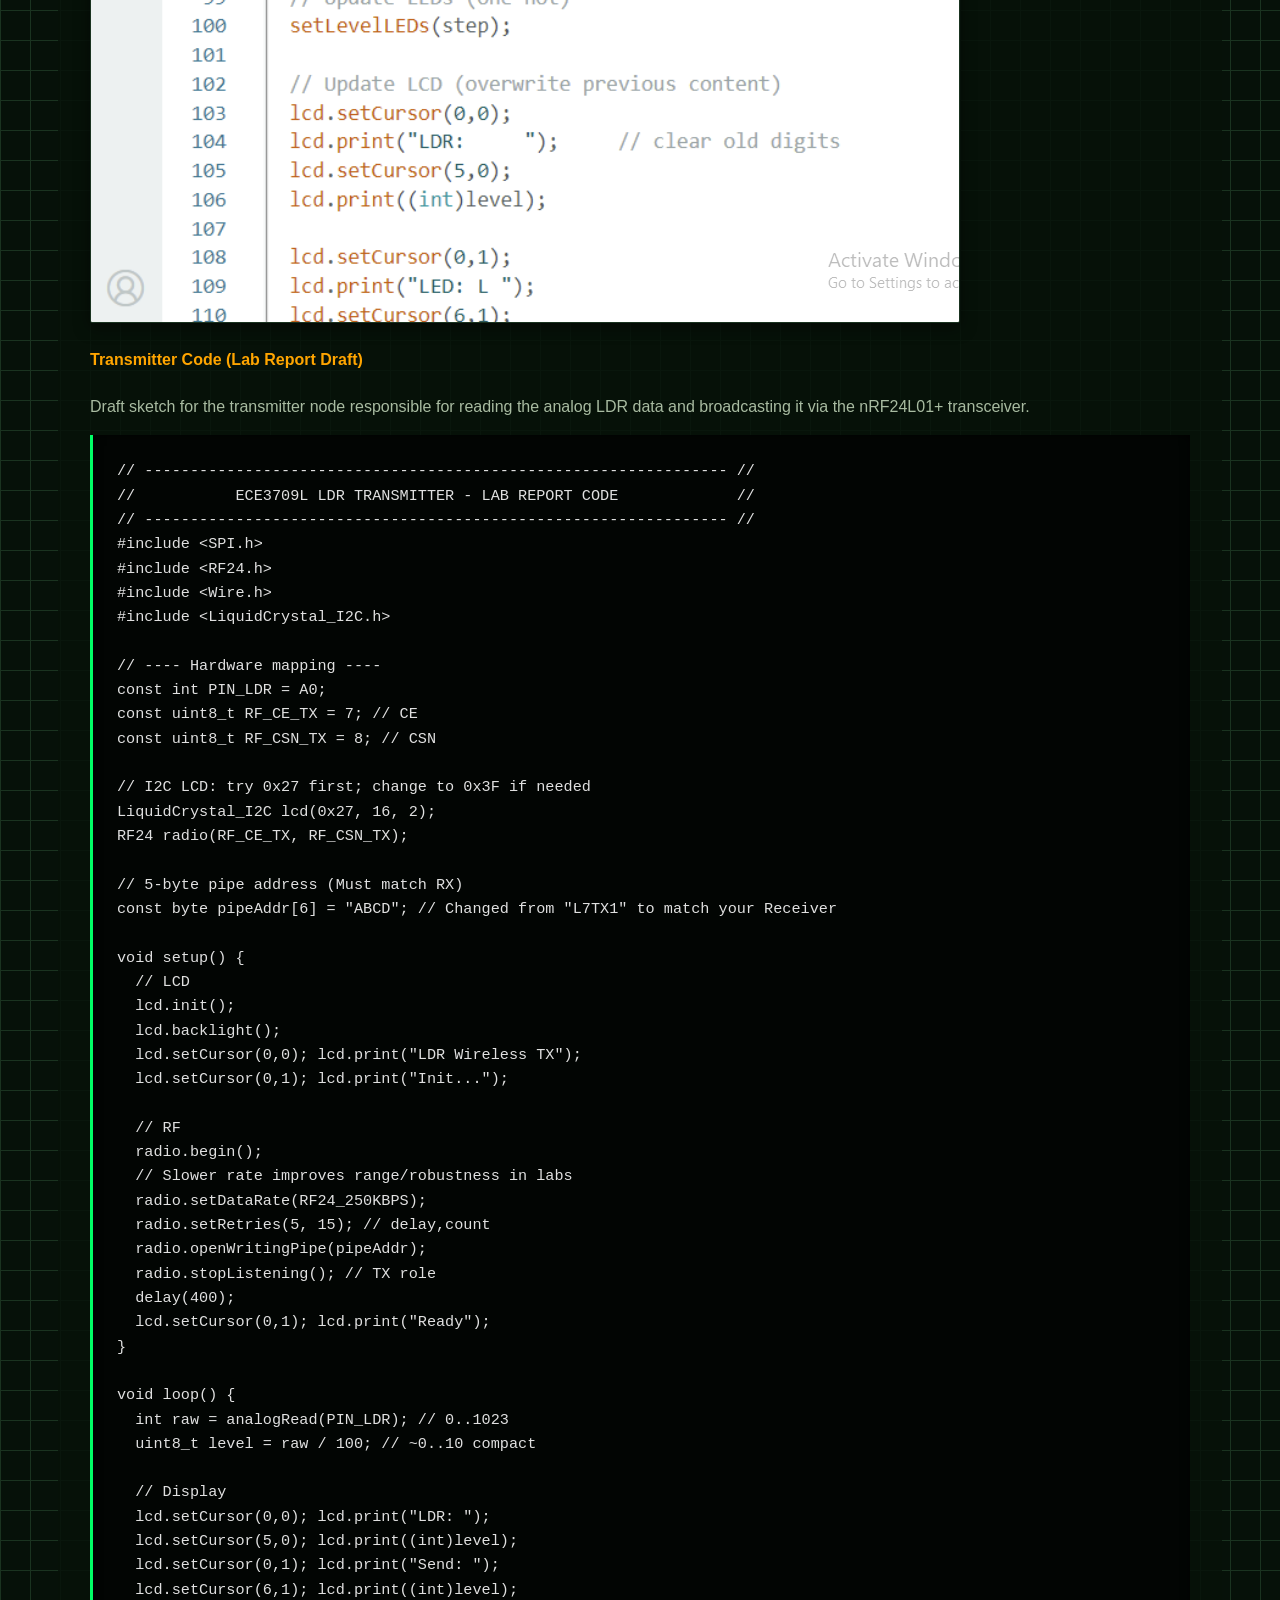
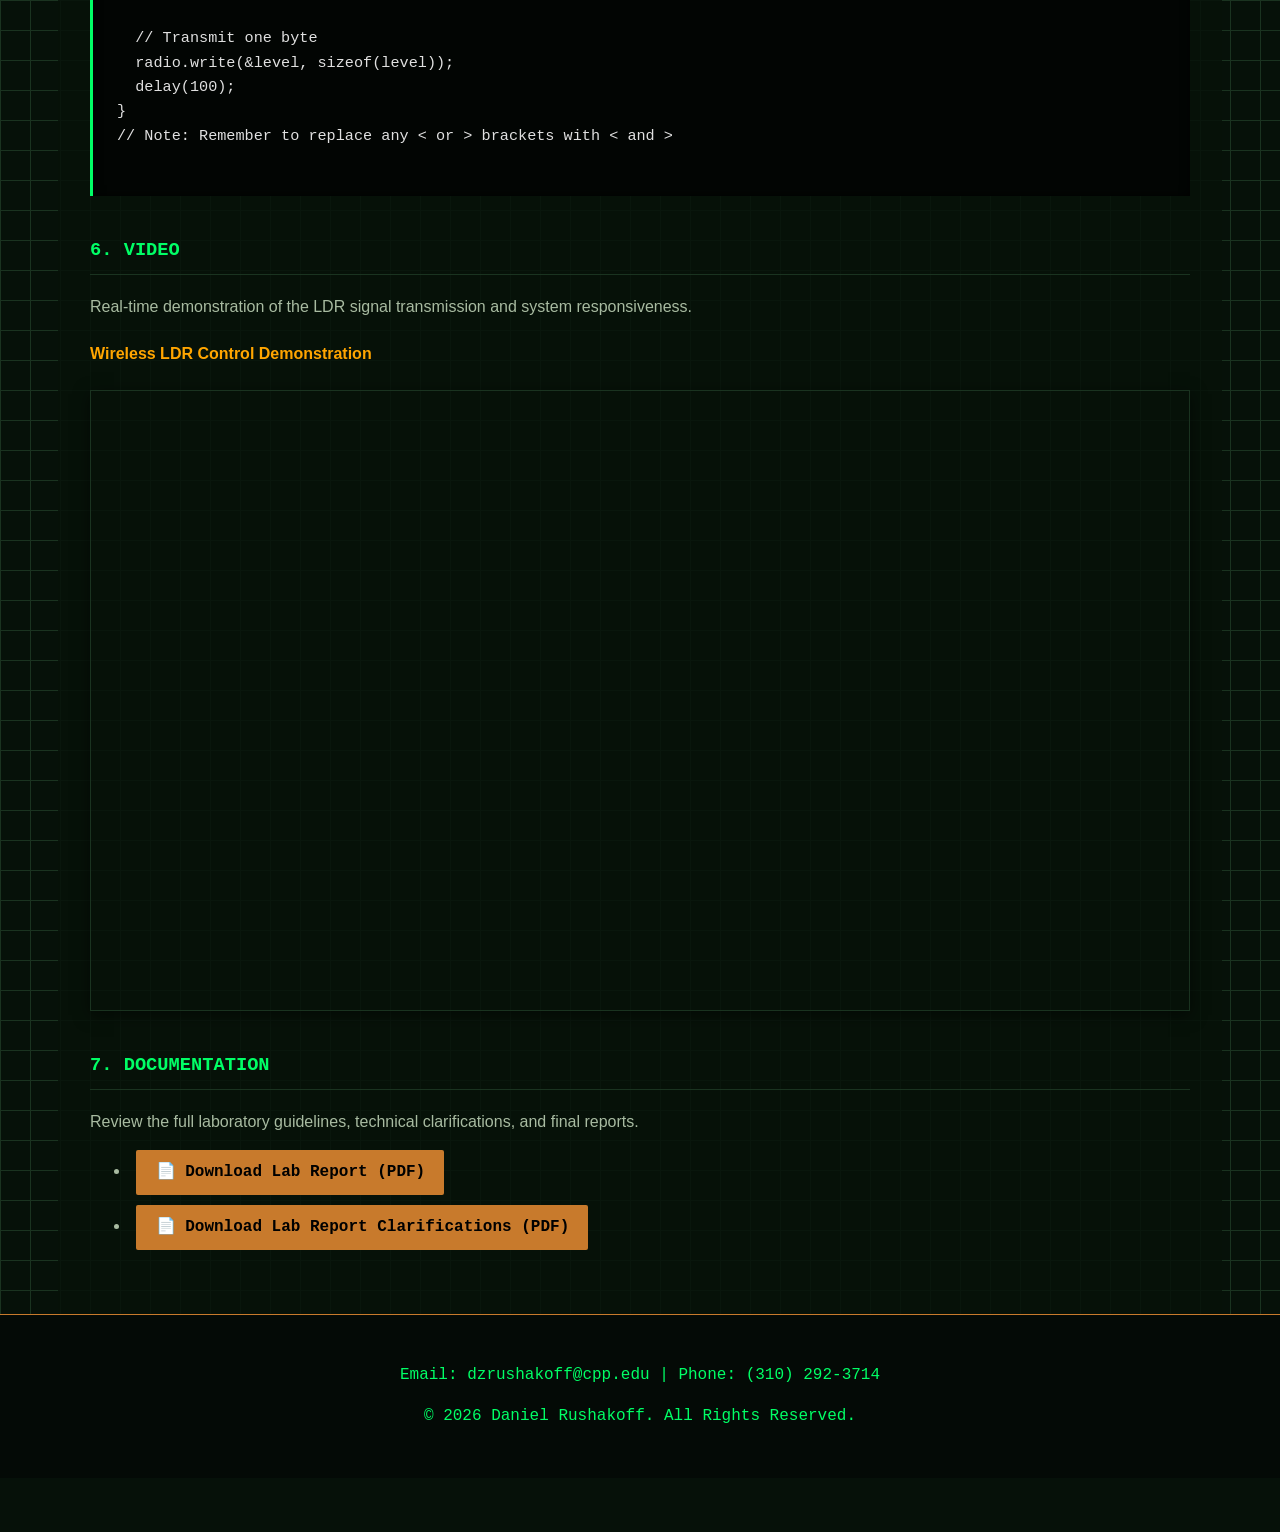
<file: project-ldr.html>
﻿<!DOCTYPE html>
<html lang="en">
<head>
    <meta charset="UTF-8">
    <meta name="viewport" content="width=device-width, initial-scale=1.0">
    <title>Wireless LDR Intensity Control | Daniel Rushakoff</title>
    <link rel="stylesheet" href="style-v2.css">

    <!-- Fixes the scroll offset and adds smooth scrolling -->
    <style>
        html {
            scroll-behavior: smooth;
        }

        h3, h4 {
            scroll-margin-top: 100px;
        }
    </style>
</head>
<body>

    <header>
        <div class="nav-container">
            <h1 class="logo">DANIEL RUSHAKOFF</h1>
            <nav>
                <a href="index.html">← BACK TO HOME</a>
            </nav>
        </div>
    </header>

    <section class="section project-details">

        <div class="project-header">
            <h2>WIRELESS LDR INTENSITY CONTROL SYSTEM</h2>
            <p class="project-tech">Light-Dependent Resistor (LDR) | RF Telemetry | LabVIEW</p>
            <p class="project-tech">C/C++ Firmware | Embedded Hardware</p>
        </div>

        <!-- QUICK NAVIGATION MENU -->
        <div class="quick-nav" style="padding: 15px; margin-bottom: 25px; text-align: center; border: 1px dashed #FFA500; background-color: transparent;">
            <p style="margin: 0 0 10px 0; font-weight: bold; font-size: 1.1em; color: #FFA500; letter-spacing: 1px;">QUICK NAVIGATION</p>
            <div style="display: flex; flex-wrap: wrap; justify-content: center; gap: 20px;">
                <a href="#photos" style="text-decoration: none; color: #00FF00; font-weight: bold;">[ Photos ]</a>
                <a href="#overview" style="text-decoration: none; color: #00FF00; font-weight: bold;">[ 1. Overview & Objectives ]</a>
                <a href="#components" style="text-decoration: none; color: #00FF00; font-weight: bold;">[ 2. Required Components ]</a>
                <a href="#wiring-diagram" style="text-decoration: none; color: #00FF00; font-weight: bold;">[ 3. Wiring Diagram ]</a>
                <a href="#labview" style="text-decoration: none; color: #00FF00; font-weight: bold;">[ 4. LabVIEW Interface ]</a>
                <a href="#code" style="text-decoration: none; color: #00FF00; font-weight: bold;">[ 5. Code (Transmitter & Receiver) ]</a>
                <a href="#video" style="text-decoration: none; color: #00FF00; font-weight: bold;">[ 6. Video ]</a>
                <a href="#documentation" style="text-decoration: none; color: #00FF00; font-weight: bold;">[ 7. Documentation ]</a>
            </div>
        </div>

        <!-- PHOTOS (At the very top) -->
        <h3 id="photos">Hardware Photos</h3>
        <div style="display: flex; justify-content: space-between; gap: 20px; margin-bottom: 30px;">
            <div style="width: 48%; text-align: center;">
                <p style="font-weight: bold; color: #FFA500; margin: 0 0 10px 0; letter-spacing: 1px;">RECEIVER HARDWARE (VIEW 1)</p>
                <img src="Receiver Photo 1.jpg" alt="Receiver Hardware Setup 1" class="project-media" style="width: 100%; margin: 0; object-fit: cover; border-radius: 8px;">
            </div>
            <div style="width: 48%; text-align: center;">
                <p style="font-weight: bold; color: #FFA500; margin: 0 0 10px 0; letter-spacing: 1px;">RECEIVER HARDWARE (VIEW 2)</p>
                <img src="Receiver Photo 2.jpg" alt="Receiver Hardware Setup 2" class="project-media" style="width: 100%; margin: 0; object-fit: cover; border-radius: 8px;">
            </div>
        </div>

        <h3 id="overview">1. Overview & Objectives</h3>
        <p>This project involved designing a wireless control system that measures ambient light intensity via a Light-Dependent Resistor (LDR) on a transmitter node, and relays that data via RF to a receiver node. The receiver scales the data to modulate the brightness of an LED while communicating real-time telemetry to a custom LabVIEW dashboard.</p>

        <h3 id="components">2. Required Components</h3>
        <div style="display: flex; justify-content: space-between; gap: 20px; margin-bottom: 30px;">
            <div style="width: 48%; text-align: center;">
                <p style="font-weight: bold; color: #FFA500; margin: 0 0 10px 0; letter-spacing: 1px;">TRANSMITTER COMPONENTS</p>
                <img src="Transmitter Components.png" alt="Transmitter Components" class="project-media" style="width: 100%; margin: 0; object-fit: cover; border-radius: 8px;">
            </div>
            <div style="width: 48%; text-align: center;">
                <p style="font-weight: bold; color: #FFA500; margin: 0 0 10px 0; letter-spacing: 1px;">RECEIVER COMPONENTS</p>
                <img src="Receiver Components.png" alt="Receiver Components" class="project-media" style="width: 100%; margin: 0; object-fit: cover; border-radius: 8px;">
            </div>
        </div>

        <h3 id="wiring-diagram">3. Wiring Diagram</h3>
        <p>Circuit schematics outlining the sensor integration, RF modules, and microcontroller connections for the system.</p>
        <img src="LDR Lab 7 Wiring Diagram.png" alt="LDR Wiring Diagram" class="project-media">

        <h3 id="labview">4. LabVIEW Interface</h3>
        <p>Custom LabVIEW VI designed to capture the serial telemetry data, parse the payload, and visually chart the real-time light intensity values.</p>

        <h4 style="color: #FFA500;">LabVIEW Front Panel</h4>
        <img src="Lab 7 Front Panel Photo .png" alt="LabVIEW Front Panel" class="project-media">

        <h4 style="color: #FFA500;">LabVIEW Block Diagram</h4>
        <img src="Lab 7 Block Diagram.png" alt="LabVIEW Block Diagram" class="project-media">

        <h3 id="code">5. Code (Transmitter and Receiver)</h3>

        <h4 style="color: #FFA500;">Receiver Code (Arduino IDE)</h4>
        <p>The receiver node logic processes the incoming RF payload and drives the LED PWM output. Below are direct captures of the deployed sketch.</p>
        <img src="Lab 7 Code Part 1.png" alt="Receiver Code Part 1" class="project-media" style="margin-bottom: 15px;">
        <img src="Lab 7 Code Part 2.png" alt="Receiver Code Part 2" class="project-media" style="margin-bottom: 15px;">
        <img src="Lab 7 Code Part 3.png" alt="Receiver Code Part 3" class="project-media">

        <h4 style="color: #FFA500;">Transmitter Code (Lab Report Draft)</h4>
        <p>Draft sketch for the transmitter node responsible for reading the analog LDR data and broadcasting it via the nRF24L01+ transceiver.</p>
        <pre class="code-block"><code>// ---------------------------------------------------------------- //
//           ECE3709L LDR TRANSMITTER - LAB REPORT CODE             //
// ---------------------------------------------------------------- //
#include &lt;SPI.h&gt;
#include &lt;RF24.h&gt;
#include &lt;Wire.h&gt;
#include &lt;LiquidCrystal_I2C.h&gt;

// ---- Hardware mapping ----
const int PIN_LDR = A0;
const uint8_t RF_CE_TX = 7; // CE
const uint8_t RF_CSN_TX = 8; // CSN

// I2C LCD: try 0x27 first; change to 0x3F if needed
LiquidCrystal_I2C lcd(0x27, 16, 2);
RF24 radio(RF_CE_TX, RF_CSN_TX);

// 5-byte pipe address (Must match RX)
const byte pipeAddr[6] = "ABCD"; // Changed from "L7TX1" to match your Receiver

void setup() {
  // LCD
  lcd.init();
  lcd.backlight();
  lcd.setCursor(0,0); lcd.print("LDR Wireless TX");
  lcd.setCursor(0,1); lcd.print("Init...");

  // RF
  radio.begin();
  // Slower rate improves range/robustness in labs
  radio.setDataRate(RF24_250KBPS);
  radio.setRetries(5, 15); // delay,count
  radio.openWritingPipe(pipeAddr);
  radio.stopListening(); // TX role
  delay(400);
  lcd.setCursor(0,1); lcd.print("Ready"); 
}

void loop() {
  int raw = analogRead(PIN_LDR); // 0..1023
  uint8_t level = raw / 100; // ~0..10 compact

  // Display
  lcd.setCursor(0,0); lcd.print("LDR: "); 
  lcd.setCursor(5,0); lcd.print((int)level);
  lcd.setCursor(0,1); lcd.print("Send: "); 
  lcd.setCursor(6,1); lcd.print((int)level);

  // Transmit one byte
  radio.write(&level, sizeof(level));
  delay(100);
}
// Note: Remember to replace any < or > brackets with &lt; and &gt; 

</code></pre>

        <h3 id="video">6. Video</h3>
        <p>Real-time demonstration of the LDR signal transmission and system responsiveness.</p>

        <h4 style="color: #FFA500;">Wireless LDR Control Demonstration</h4>
        <div class="video-container">
            <!-- Replace the src with your actual YouTube embed link -->
            <iframe width="560" height="315" src="https://www.youtube-nocookie.com/embed/HXi38H6gha4" title="Wireless LDR Demo" frameborder="0" allow="accelerometer; autoplay; clipboard-write; encrypted-media; gyroscope; picture-in-picture" allowfullscreen></iframe>
        </div>

        <h3 id="documentation">7. Documentation</h3>
        <p>Review the full laboratory guidelines, technical clarifications, and final reports.</p>
        <ul class="doc-links" style="display: flex; flex-direction: column; gap: 10px;">
            <li><a href="ECE3709L-Lab7-New.pdf" target="_blank" class="btn">📄 Download Lab Report (PDF)</a></li>
            <li><a href="Lab 7-Clarifications.pdf" target="_blank" class="btn">📄 Download Lab Report Clarifications (PDF)</a></li>
        </ul>

    </section>

    <footer id="contact">
        <p>Email: <a href="mailto:dzrushakoff@cpp.edu">dzrushakoff@cpp.edu</a> | Phone: (310) 292-3714</p>
        <p>© 2026 Daniel Rushakoff. All Rights Reserved.</p>
    </footer>

</body>
</html>
</file>
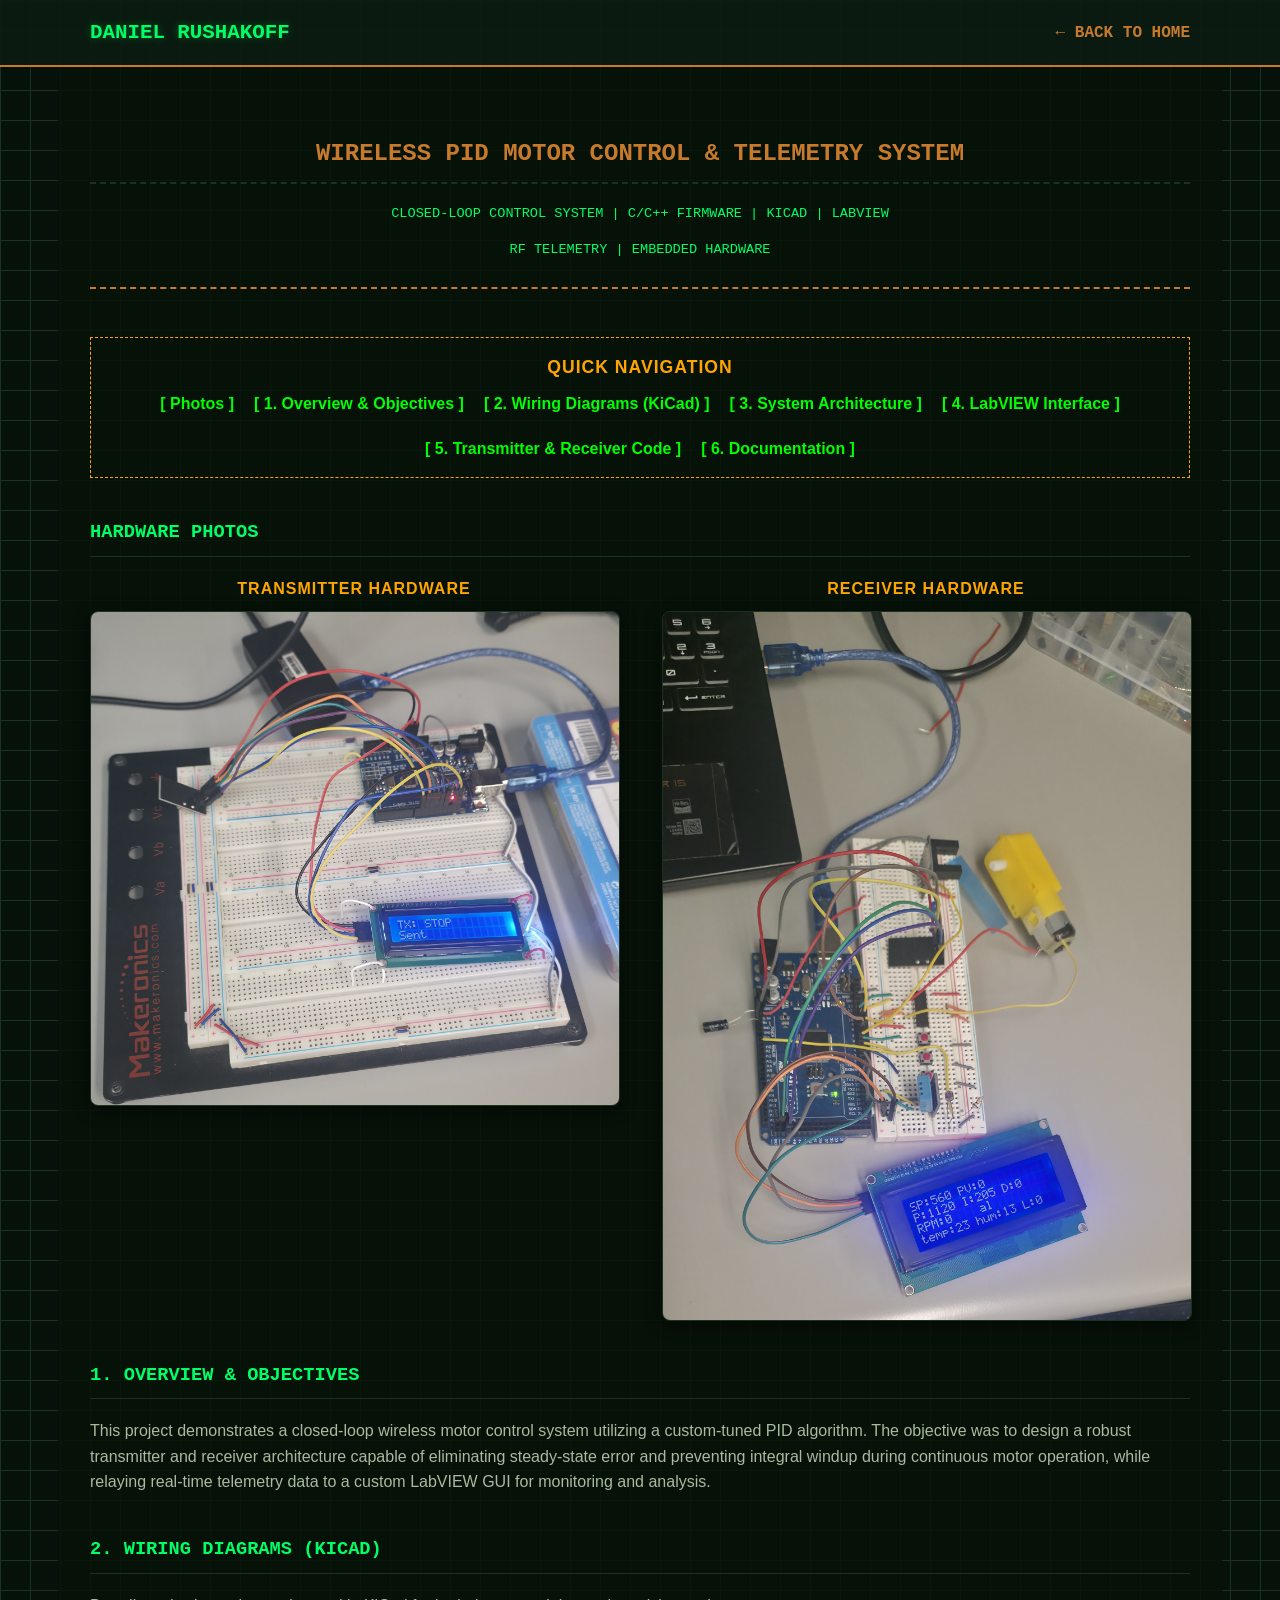
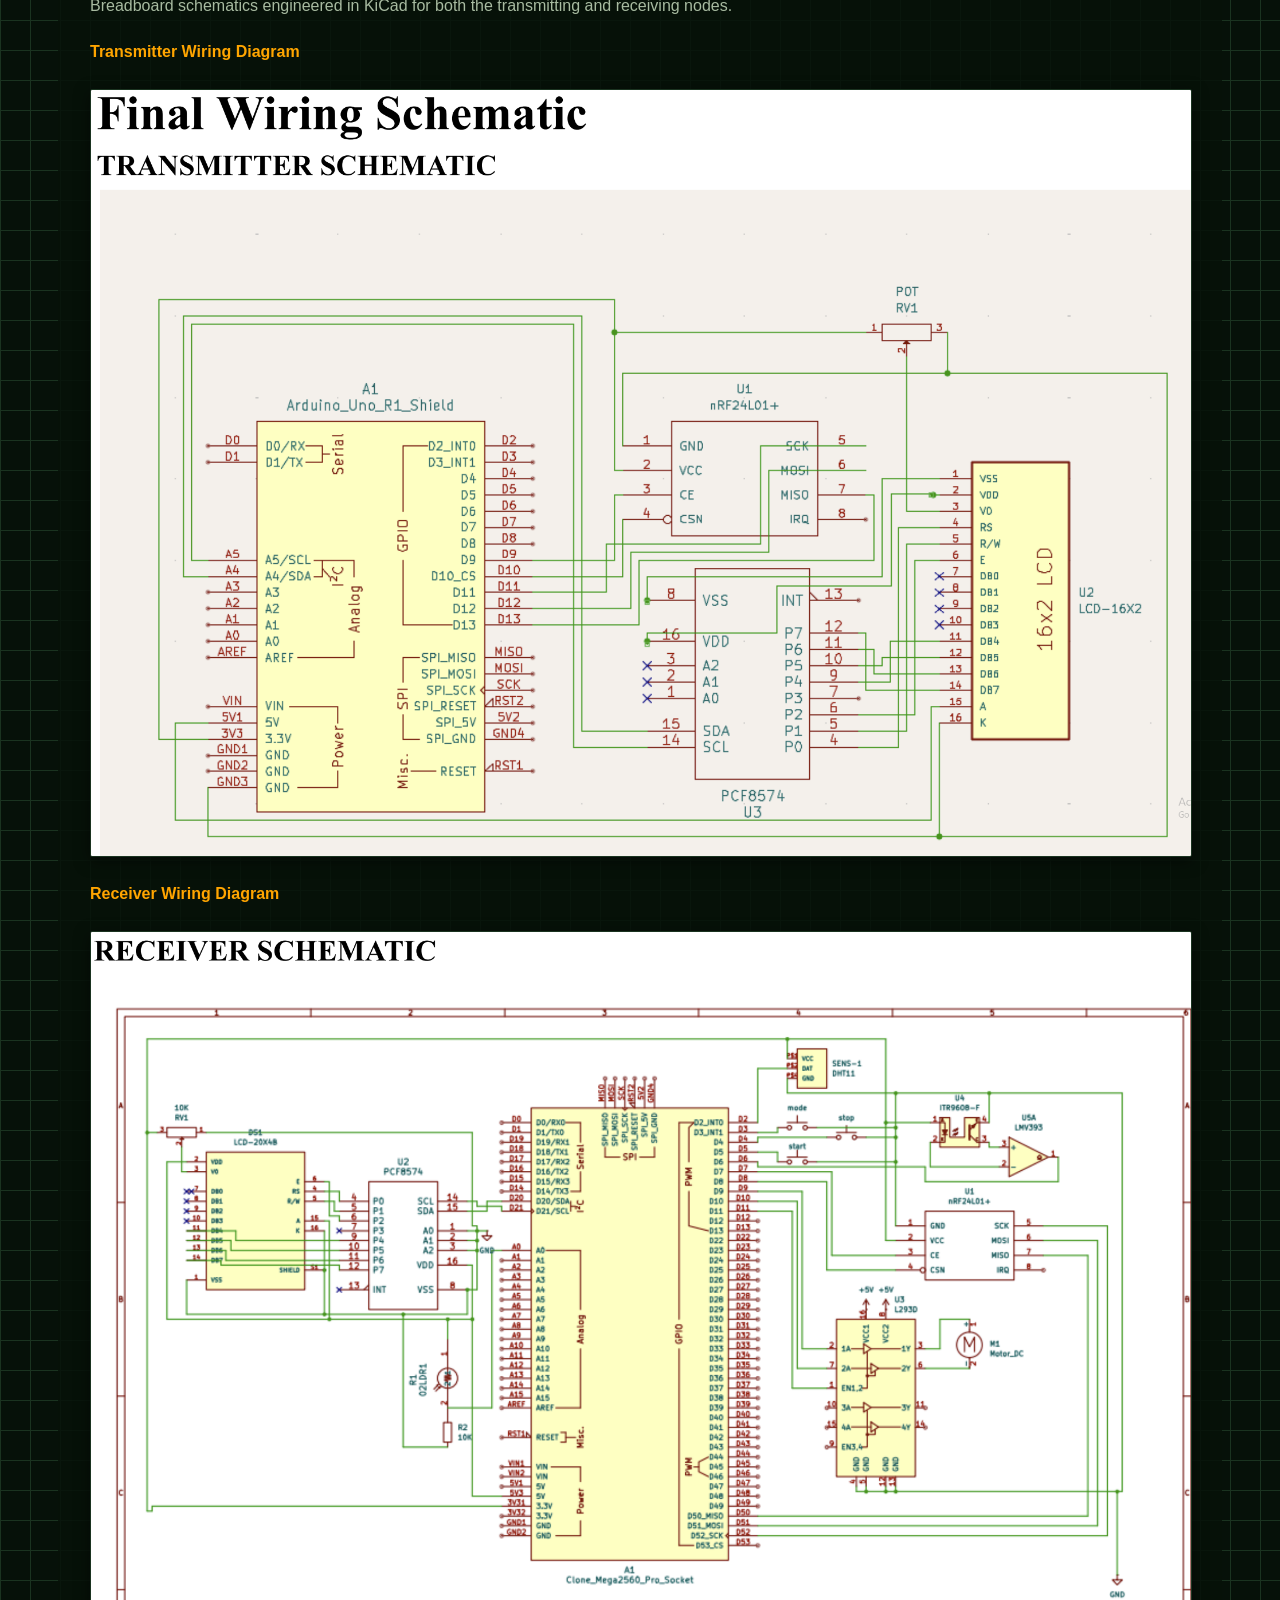
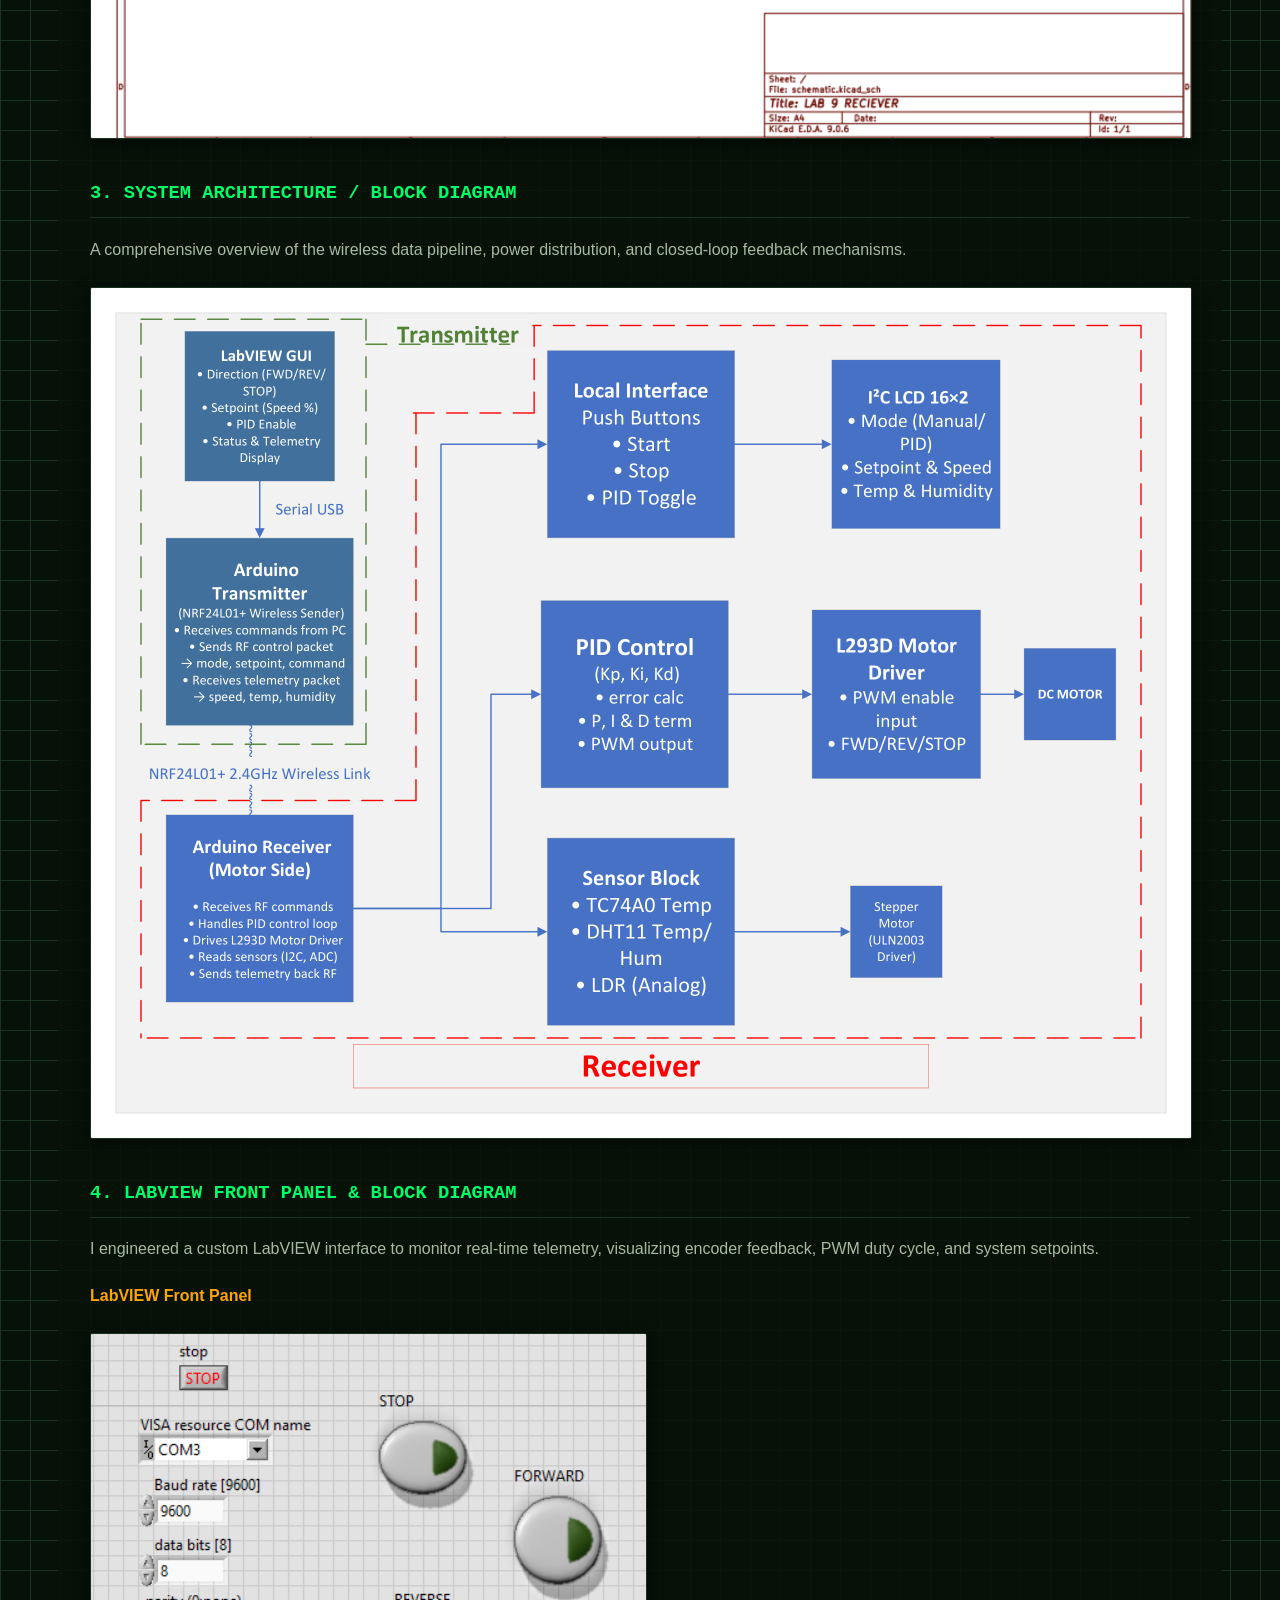
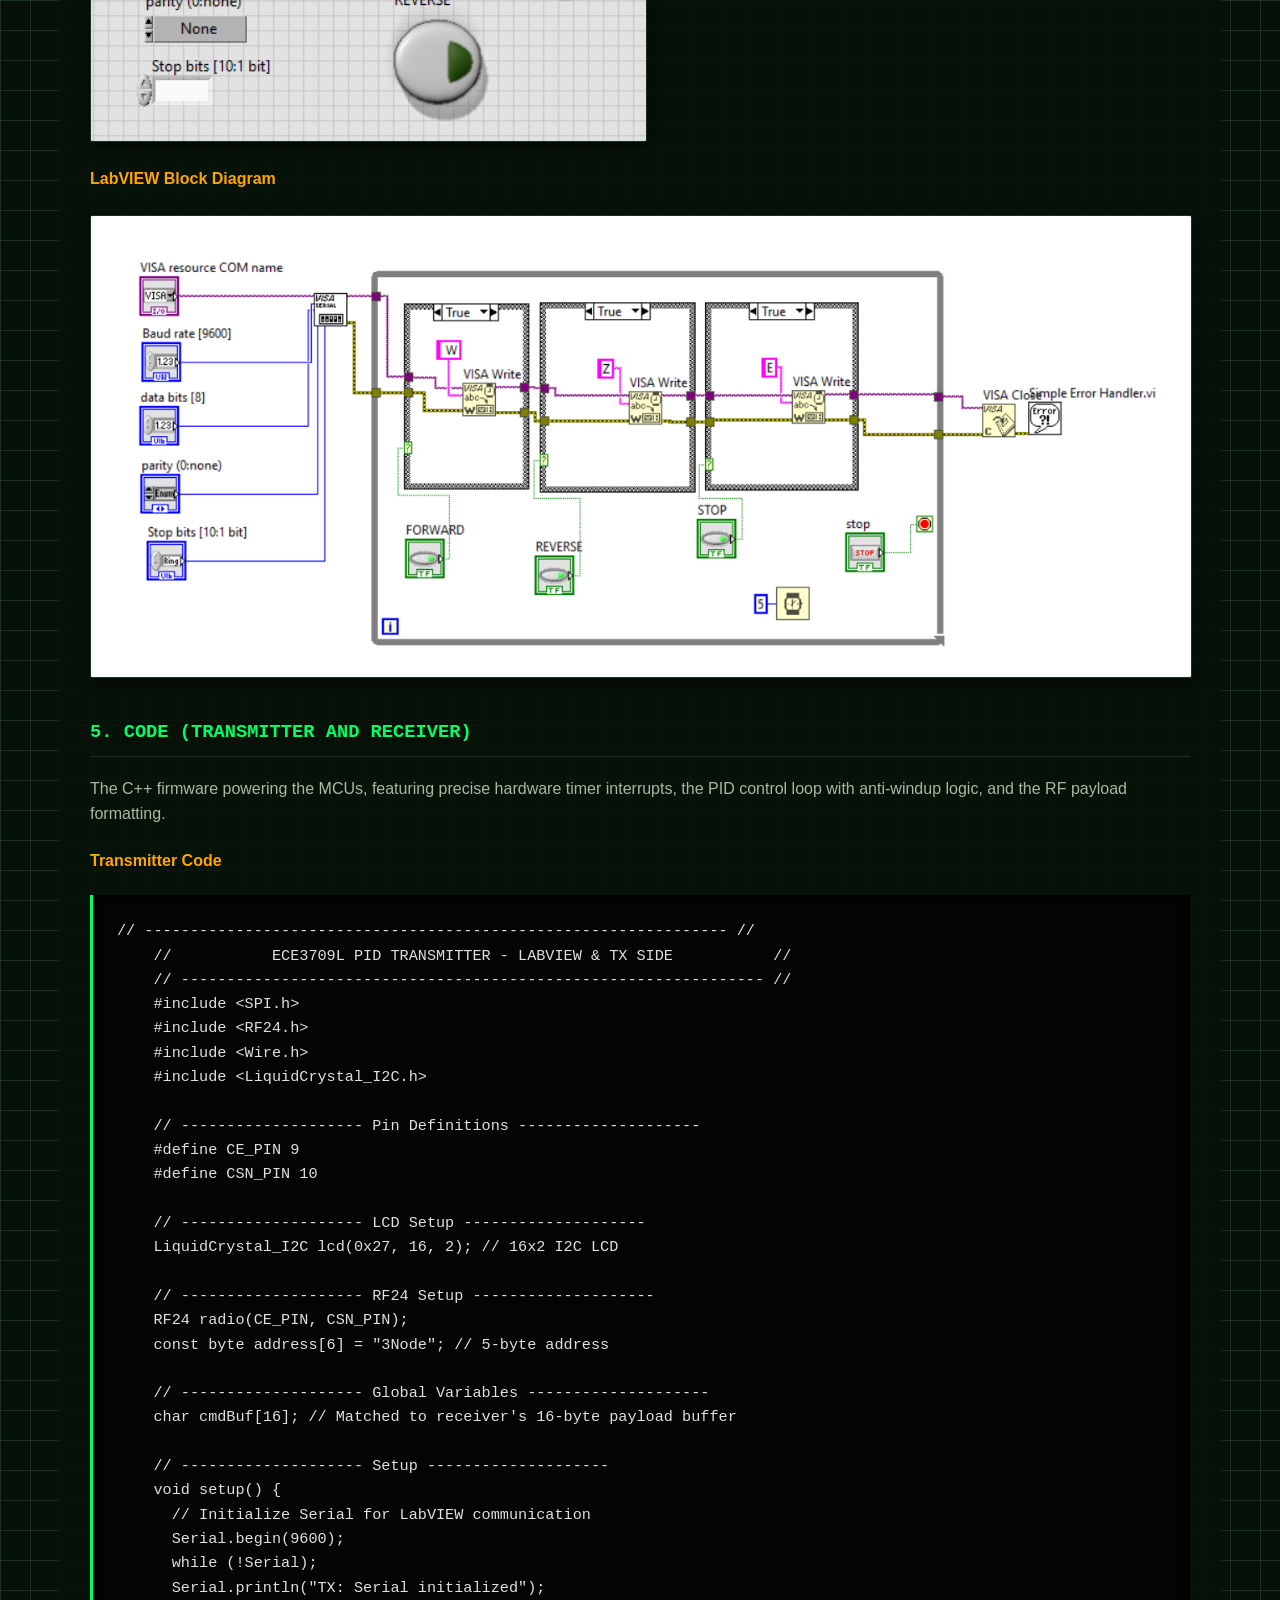
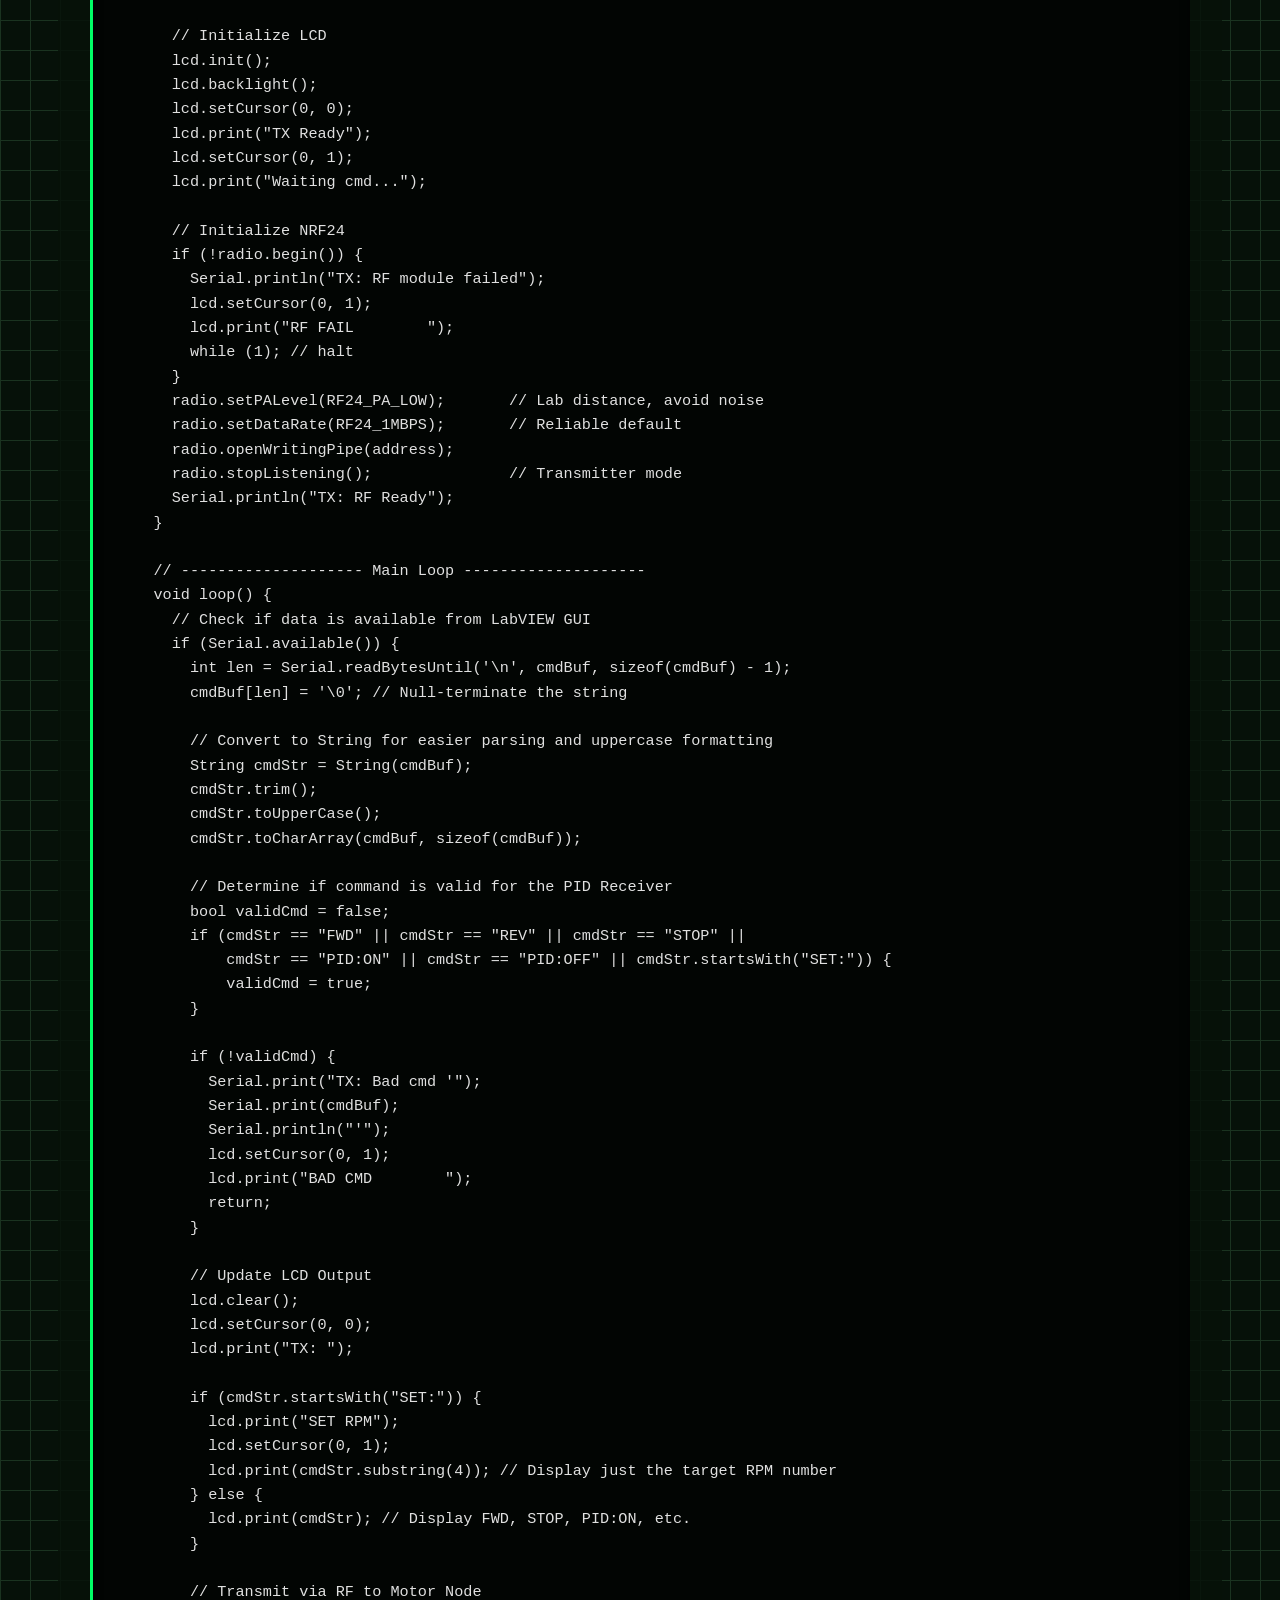
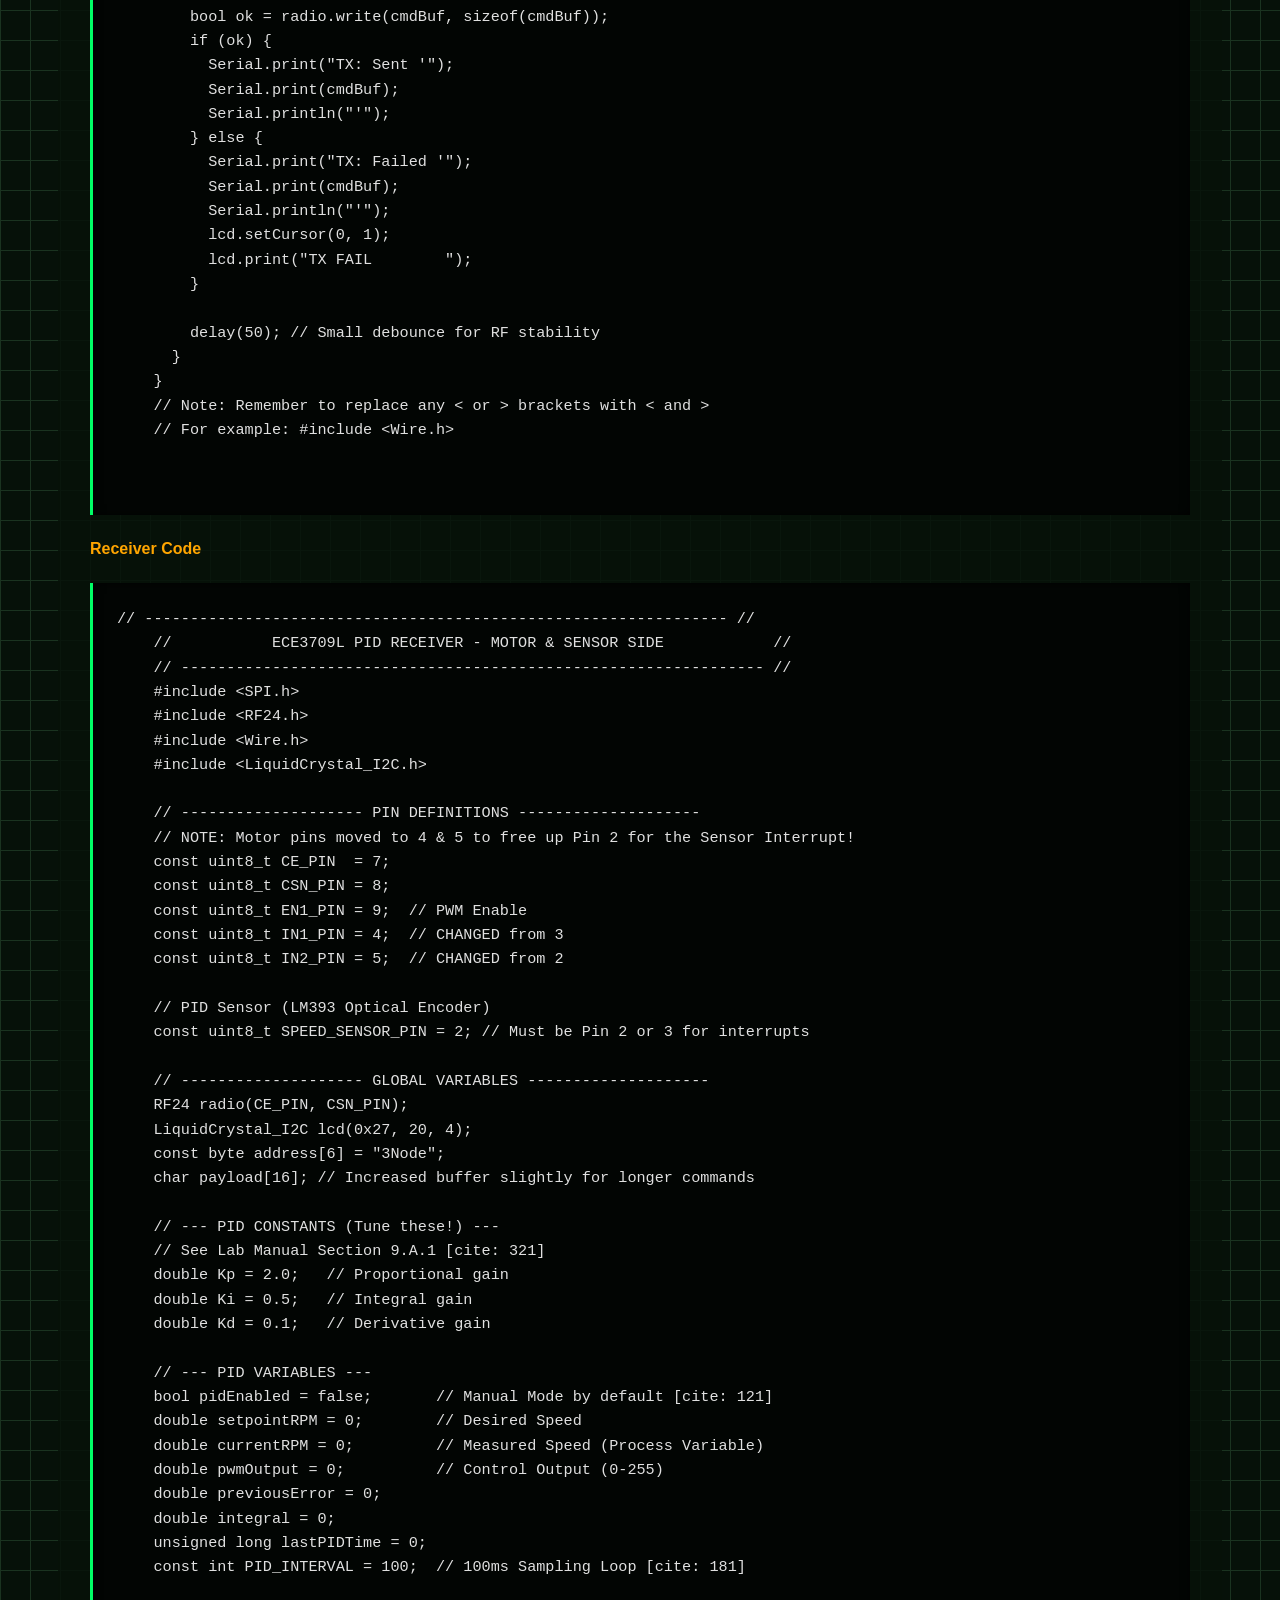
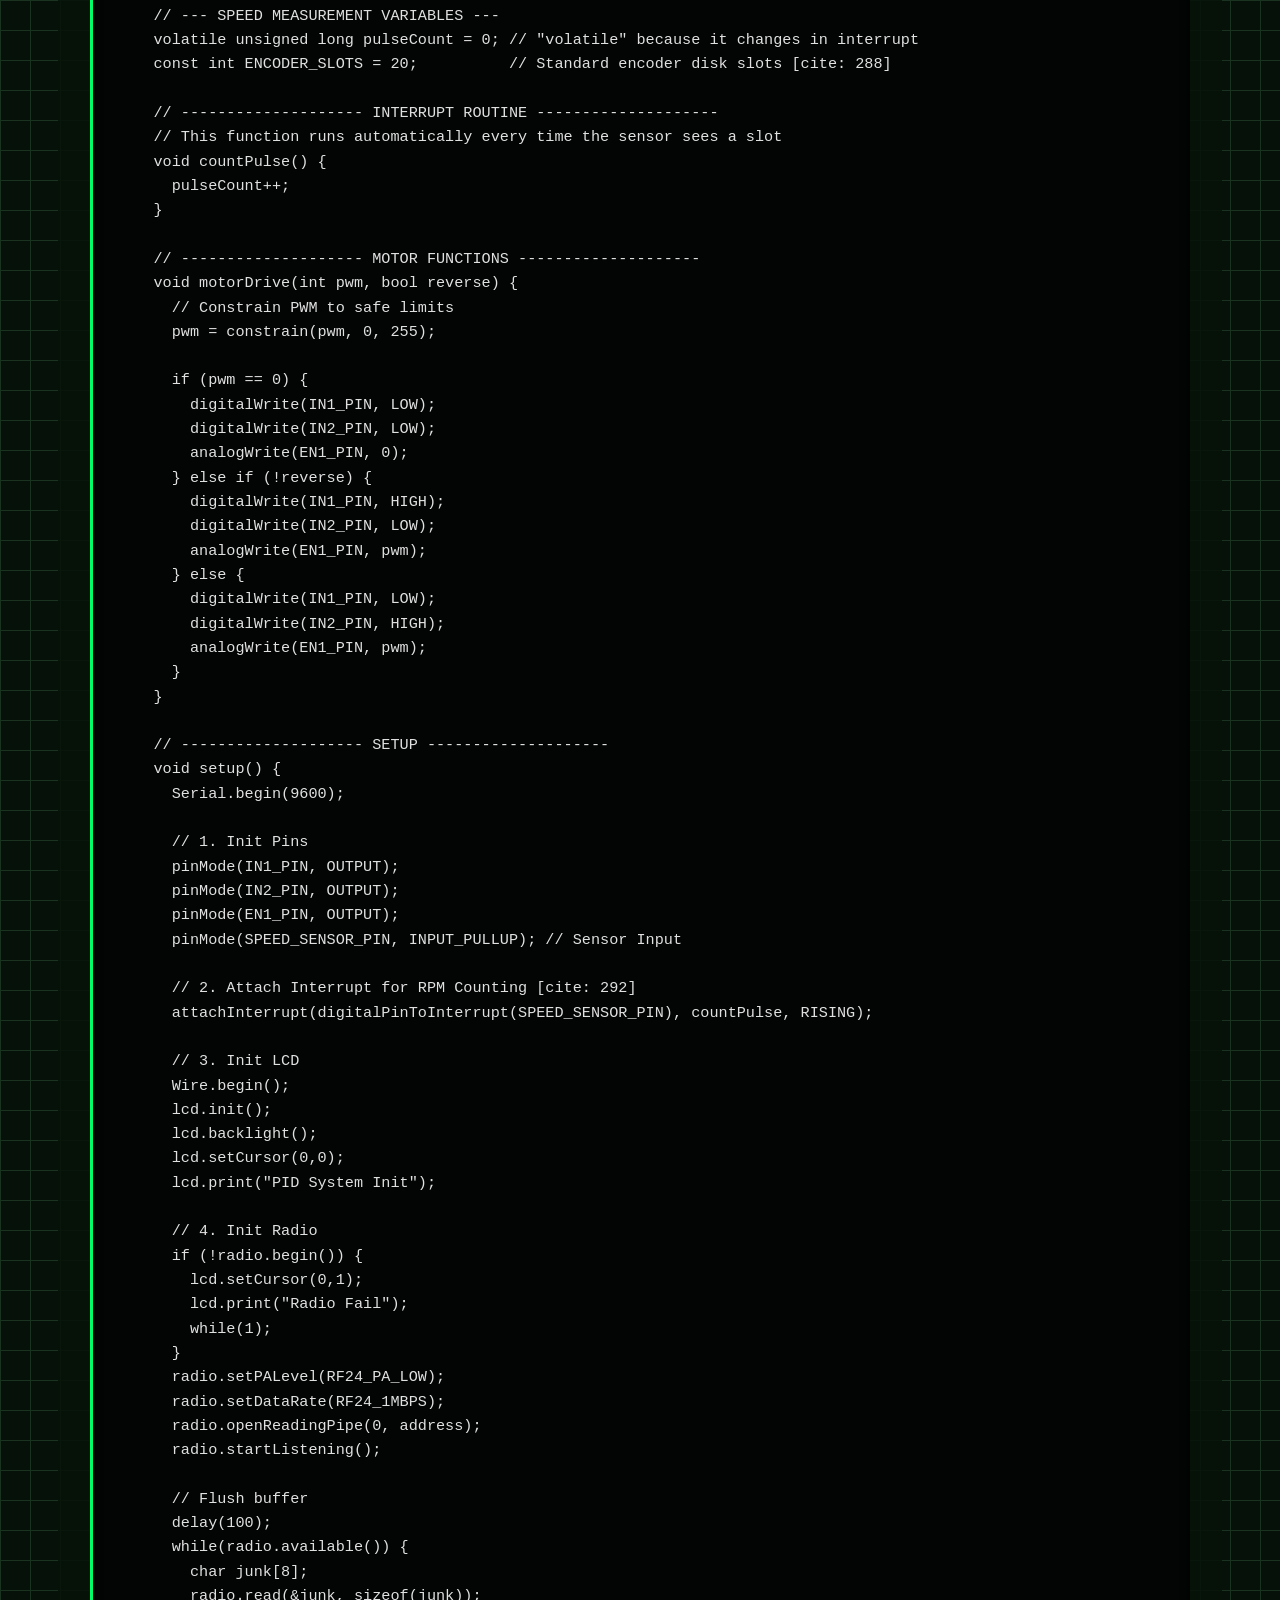
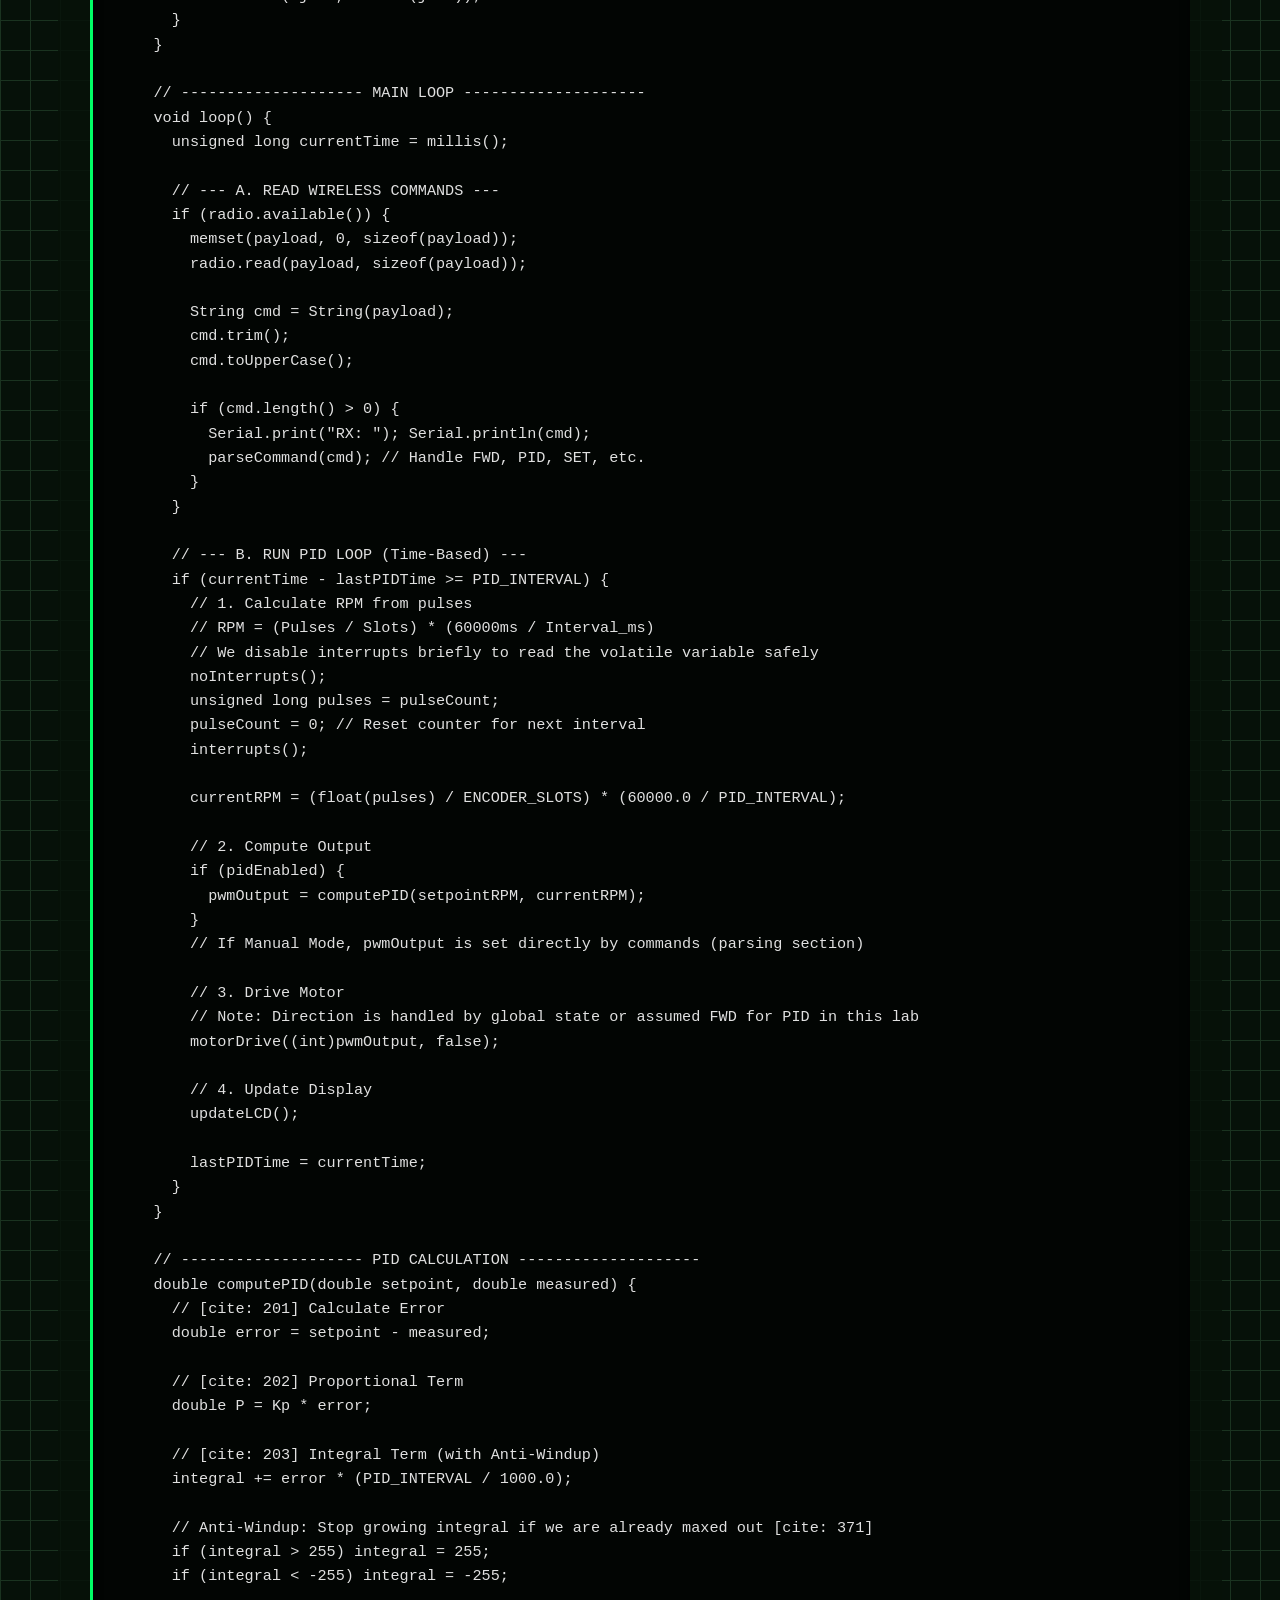
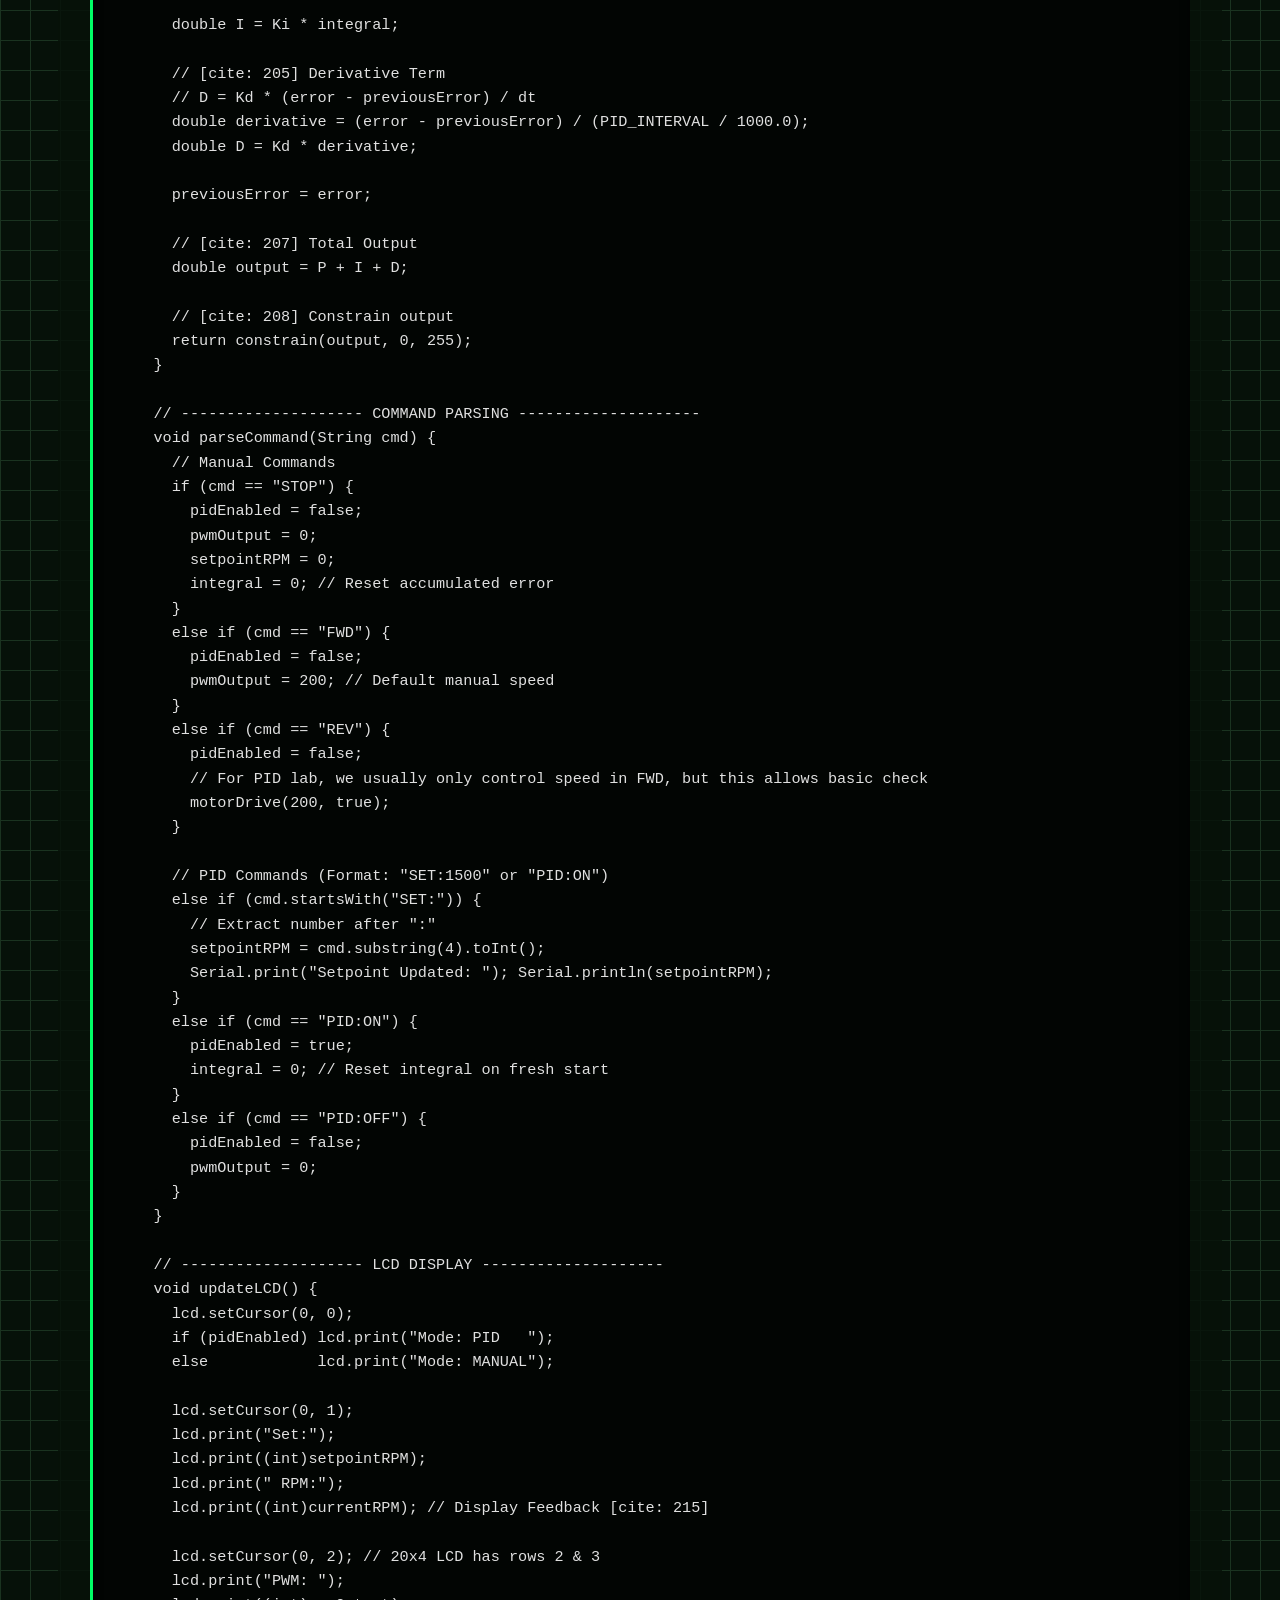
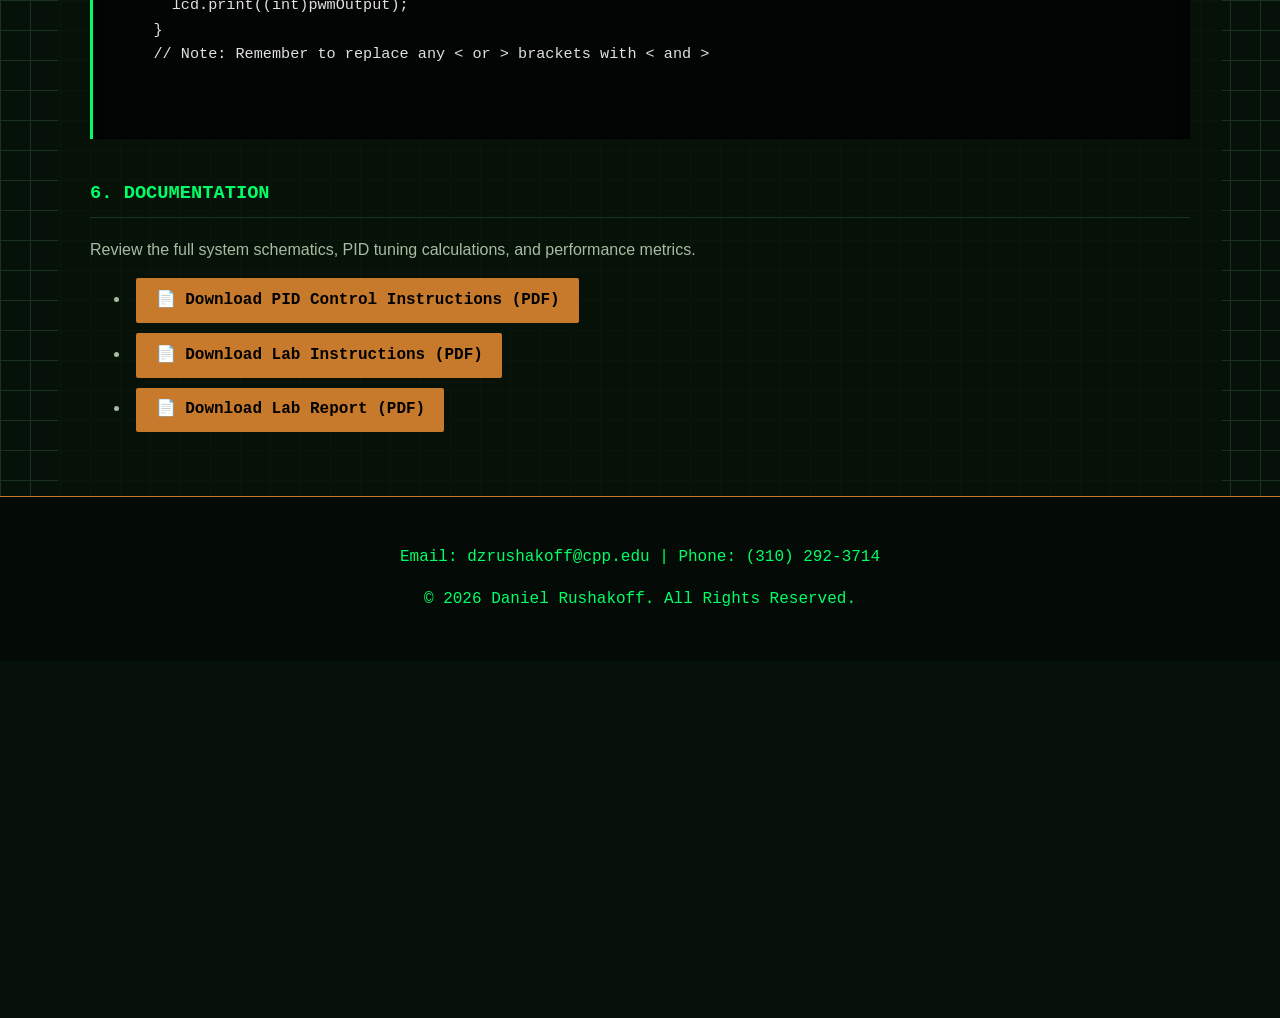
<file: project-pid.html>
﻿<!DOCTYPE html>
<html lang="en">
<head>
    <meta charset="UTF-8">
    <meta name="viewport" content="width=device-width, initial-scale=1.0">
    <title>Wireless PID Motor Control | Daniel Rushakoff</title>
    <link rel="stylesheet" href="style-v2.css">

    <!-- Fixes the scroll offset and adds smooth scrolling -->
    <style>
        html {
            scroll-behavior: smooth;
        }

        h3, h4 {
            scroll-margin-top: 100px;
        }
    </style>
</head>
<body>

    <header>
        <div class="nav-container">
            <h1 class="logo">DANIEL RUSHAKOFF</h1>
            <nav>
                <a href="index.html">← BACK TO HOME</a>
            </nav>
        </div>
    </header>

    <section class="section project-details">

        <div class="project-header">
            <h2>WIRELESS PID MOTOR CONTROL & TELEMETRY SYSTEM</h2>
            <p class="project-tech">Closed-Loop Control System | C/C++ Firmware | KiCad | LabVIEW</p>
            <p class="project-tech">RF Telemetry | Embedded Hardware</p>
        </div>

        <!-- QUICK NAVIGATION MENU -->
        <div class="quick-nav" style="padding: 15px; margin-bottom: 25px; text-align: center; border: 1px dashed #FFA500; background-color: transparent;">
            <p style="margin: 0 0 10px 0; font-weight: bold; font-size: 1.1em; color: #FFA500; letter-spacing: 1px;">QUICK NAVIGATION</p>
            <div style="display: flex; flex-wrap: wrap; justify-content: center; gap: 20px;">
                <a href="#photos" style="text-decoration: none; color: #00FF00; font-weight: bold;">[ Photos ]</a>
                <a href="#overview" style="text-decoration: none; color: #00FF00; font-weight: bold;">[ 1. Overview & Objectives ]</a>
                <a href="#wiring-diagrams" style="text-decoration: none; color: #00FF00; font-weight: bold;">[ 2. Wiring Diagrams (KiCad) ]</a>
                <a href="#architecture" style="text-decoration: none; color: #00FF00; font-weight: bold;">[ 3. System Architecture ]</a>
                <a href="#labview" style="text-decoration: none; color: #00FF00; font-weight: bold;">[ 4. LabVIEW Interface ]</a>
                <a href="#code" style="text-decoration: none; color: #00FF00; font-weight: bold;">[ 5. Transmitter & Receiver Code ]</a>
                <a href="#documentation" style="text-decoration: none; color: #00FF00; font-weight: bold;">[ 6. Documentation ]</a>
            </div>
        </div>

        <!-- PHOTOS (At the very top) -->
        <h3 id="photos">Hardware Photos</h3>
        <div style="display: flex; justify-content: space-between; gap: 20px; margin-bottom: 30px;">

            <!-- Transmitter Container -->
            <div style="width: 48%; text-align: center;">
                <p style="font-weight: bold; color: #FFA500; margin: 0 0 10px 0; letter-spacing: 1px;">TRANSMITTER HARDWARE</p>
                <img src="Transmitter Photo.jpg" alt="Transmitter Hardware Setup" class="project-media" style="width: 100%; margin: 0; object-fit: cover; border-radius: 8px;">
            </div>

            <!-- Receiver Container -->
            <div style="width: 48%; text-align: center;">
                <p style="font-weight: bold; color: #FFA500; margin: 0 0 10px 0; letter-spacing: 1px;">RECEIVER HARDWARE</p>
                <img src="Receiver Photo.jpg" alt="Receiver Hardware Setup" class="project-media" style="width: 100%; margin: 0; object-fit: cover; border-radius: 8px;">
            </div>

        </div>

        <h3 id="overview">1. Overview & Objectives</h3>
        <p>This project demonstrates a closed-loop wireless motor control system utilizing a custom-tuned PID algorithm. The objective was to design a robust transmitter and receiver architecture capable of eliminating steady-state error and preventing integral windup during continuous motor operation, while relaying real-time telemetry data to a custom LabVIEW GUI for monitoring and analysis.</p>

        <h3 id="wiring-diagrams">2. Wiring Diagrams (KiCad)</h3>
        <p>Breadboard schematics engineered in KiCad for both the transmitting and receiving nodes.</p>

        <h4 style="color: #FFA500;">Transmitter Wiring Diagram</h4>
        <img src="Transmitter KiCad Schematic.png" alt="Transmitter KiCad Diagram" class="project-media">

        <h4 style="color: #FFA500;">Receiver Wiring Diagram</h4>
        <img src="Receiver KiCad Schematic.png" alt="Receiver KiCad Diagram" class="project-media">

        <h3 id="architecture">3. System Architecture / Block Diagram</h3>
        <p>A comprehensive overview of the wireless data pipeline, power distribution, and closed-loop feedback mechanisms.</p>
        <img src="System Block Diagram.png" alt="PID System Block Diagram" class="project-media">

        <h3 id="labview">4. LabVIEW Front Panel & Block Diagram</h3>
        <p>I engineered a custom LabVIEW interface to monitor real-time telemetry, visualizing encoder feedback, PWM duty cycle, and system setpoints.</p>

        <h4 style="color: #FFA500;">LabVIEW Front Panel</h4>
        <img src="Front Panel .png" alt="LabVIEW Front Panel" class="project-media">

        <h4 style="color: #FFA500;">LabVIEW Block Diagram</h4>
        <img src="Block Diagram .png" alt="LabVIEW Block Diagram" class="project-media">

        <h3 id="code">5. Code (Transmitter and Receiver)</h3>
        <p>The C++ firmware powering the MCUs, featuring precise hardware timer interrupts, the PID control loop with anti-windup logic, and the RF payload formatting.</p>

        <h4 style="color: #FFA500;">Transmitter Code</h4>
        <pre class="code-block"><code>// ---------------------------------------------------------------- //
    //           ECE3709L PID TRANSMITTER - LABVIEW & TX SIDE           //
    // ---------------------------------------------------------------- //
    #include &lt;SPI.h&gt;
    #include &lt;RF24.h&gt;
    #include &lt;Wire.h&gt;
    #include &lt;LiquidCrystal_I2C.h&gt;

    // -------------------- Pin Definitions --------------------
    #define CE_PIN 9
    #define CSN_PIN 10

    // -------------------- LCD Setup --------------------
    LiquidCrystal_I2C lcd(0x27, 16, 2); // 16x2 I2C LCD

    // -------------------- RF24 Setup --------------------
    RF24 radio(CE_PIN, CSN_PIN);
    const byte address[6] = "3Node"; // 5-byte address

    // -------------------- Global Variables --------------------
    char cmdBuf[16]; // Matched to receiver's 16-byte payload buffer

    // -------------------- Setup --------------------
    void setup() {
      // Initialize Serial for LabVIEW communication
      Serial.begin(9600);
      while (!Serial);
      Serial.println("TX: Serial initialized");

      // Initialize LCD
      lcd.init();
      lcd.backlight();
      lcd.setCursor(0, 0);
      lcd.print("TX Ready");
      lcd.setCursor(0, 1);
      lcd.print("Waiting cmd...");

      // Initialize NRF24
      if (!radio.begin()) {
        Serial.println("TX: RF module failed");
        lcd.setCursor(0, 1);
        lcd.print("RF FAIL        ");
        while (1); // halt
      }
      radio.setPALevel(RF24_PA_LOW);       // Lab distance, avoid noise
      radio.setDataRate(RF24_1MBPS);       // Reliable default
      radio.openWritingPipe(address);
      radio.stopListening();               // Transmitter mode
      Serial.println("TX: RF Ready");
    }

    // -------------------- Main Loop --------------------
    void loop() {
      // Check if data is available from LabVIEW GUI
      if (Serial.available()) {
        int len = Serial.readBytesUntil('\n', cmdBuf, sizeof(cmdBuf) - 1);
        cmdBuf[len] = '\0'; // Null-terminate the string

        // Convert to String for easier parsing and uppercase formatting
        String cmdStr = String(cmdBuf);
        cmdStr.trim();
        cmdStr.toUpperCase();
        cmdStr.toCharArray(cmdBuf, sizeof(cmdBuf));

        // Determine if command is valid for the PID Receiver
        bool validCmd = false;
        if (cmdStr == "FWD" || cmdStr == "REV" || cmdStr == "STOP" ||
            cmdStr == "PID:ON" || cmdStr == "PID:OFF" || cmdStr.startsWith("SET:")) {
            validCmd = true;
        }

        if (!validCmd) {
          Serial.print("TX: Bad cmd '");
          Serial.print(cmdBuf);
          Serial.println("'");
          lcd.setCursor(0, 1);
          lcd.print("BAD CMD        ");
          return;
        }

        // Update LCD Output
        lcd.clear();
        lcd.setCursor(0, 0);
        lcd.print("TX: ");

        if (cmdStr.startsWith("SET:")) {
          lcd.print("SET RPM");
          lcd.setCursor(0, 1);
          lcd.print(cmdStr.substring(4)); // Display just the target RPM number
        } else {
          lcd.print(cmdStr); // Display FWD, STOP, PID:ON, etc.
        }

        // Transmit via RF to Motor Node
        bool ok = radio.write(cmdBuf, sizeof(cmdBuf));
        if (ok) {
          Serial.print("TX: Sent '");
          Serial.print(cmdBuf);
          Serial.println("'");
        } else {
          Serial.print("TX: Failed '");
          Serial.print(cmdBuf);
          Serial.println("'");
          lcd.setCursor(0, 1);
          lcd.print("TX FAIL        ");
        }

        delay(50); // Small debounce for RF stability
      }
    }
    // Note: Remember to replace any < or > brackets with &lt; and &gt;
    // For example: #include &lt;Wire.h&gt;

    </code></pre>

        <h4 style="color: #FFA500;">Receiver Code</h4>
        <pre class="code-block"><code>// ---------------------------------------------------------------- //
    //           ECE3709L PID RECEIVER - MOTOR & SENSOR SIDE            //
    // ---------------------------------------------------------------- //
    #include &lt;SPI.h&gt;
    #include &lt;RF24.h&gt;
    #include &lt;Wire.h&gt;
    #include &lt;LiquidCrystal_I2C.h&gt;

    // -------------------- PIN DEFINITIONS --------------------
    // NOTE: Motor pins moved to 4 & 5 to free up Pin 2 for the Sensor Interrupt!
    const uint8_t CE_PIN  = 7;
    const uint8_t CSN_PIN = 8;
    const uint8_t EN1_PIN = 9;  // PWM Enable
    const uint8_t IN1_PIN = 4;  // CHANGED from 3
    const uint8_t IN2_PIN = 5;  // CHANGED from 2

    // PID Sensor (LM393 Optical Encoder)
    const uint8_t SPEED_SENSOR_PIN = 2; // Must be Pin 2 or 3 for interrupts

    // -------------------- GLOBAL VARIABLES --------------------
    RF24 radio(CE_PIN, CSN_PIN);
    LiquidCrystal_I2C lcd(0x27, 20, 4);
    const byte address[6] = "3Node";
    char payload[16]; // Increased buffer slightly for longer commands

    // --- PID CONSTANTS (Tune these!) ---
    // See Lab Manual Section 9.A.1 [cite: 321]
    double Kp = 2.0;   // Proportional gain
    double Ki = 0.5;   // Integral gain
    double Kd = 0.1;   // Derivative gain

    // --- PID VARIABLES ---
    bool pidEnabled = false;       // Manual Mode by default [cite: 121]
    double setpointRPM = 0;        // Desired Speed
    double currentRPM = 0;         // Measured Speed (Process Variable)
    double pwmOutput = 0;          // Control Output (0-255)
    double previousError = 0;
    double integral = 0;
    unsigned long lastPIDTime = 0;
    const int PID_INTERVAL = 100;  // 100ms Sampling Loop [cite: 181]

    // --- SPEED MEASUREMENT VARIABLES ---
    volatile unsigned long pulseCount = 0; // "volatile" because it changes in interrupt
    const int ENCODER_SLOTS = 20;          // Standard encoder disk slots [cite: 288]

    // -------------------- INTERRUPT ROUTINE --------------------
    // This function runs automatically every time the sensor sees a slot
    void countPulse() {
      pulseCount++;
    }

    // -------------------- MOTOR FUNCTIONS --------------------
    void motorDrive(int pwm, bool reverse) {
      // Constrain PWM to safe limits
      pwm = constrain(pwm, 0, 255);

      if (pwm == 0) {
        digitalWrite(IN1_PIN, LOW);
        digitalWrite(IN2_PIN, LOW);
        analogWrite(EN1_PIN, 0);
      } else if (!reverse) {
        digitalWrite(IN1_PIN, HIGH);
        digitalWrite(IN2_PIN, LOW);
        analogWrite(EN1_PIN, pwm);
      } else {
        digitalWrite(IN1_PIN, LOW);
        digitalWrite(IN2_PIN, HIGH);
        analogWrite(EN1_PIN, pwm);
      }
    }

    // -------------------- SETUP --------------------
    void setup() {
      Serial.begin(9600);

      // 1. Init Pins
      pinMode(IN1_PIN, OUTPUT);
      pinMode(IN2_PIN, OUTPUT);
      pinMode(EN1_PIN, OUTPUT);
      pinMode(SPEED_SENSOR_PIN, INPUT_PULLUP); // Sensor Input

      // 2. Attach Interrupt for RPM Counting [cite: 292]
      attachInterrupt(digitalPinToInterrupt(SPEED_SENSOR_PIN), countPulse, RISING);

      // 3. Init LCD
      Wire.begin();
      lcd.init();
      lcd.backlight();
      lcd.setCursor(0,0);
      lcd.print("PID System Init");

      // 4. Init Radio
      if (!radio.begin()) {
        lcd.setCursor(0,1);
        lcd.print("Radio Fail");
        while(1);
      }
      radio.setPALevel(RF24_PA_LOW);
      radio.setDataRate(RF24_1MBPS);
      radio.openReadingPipe(0, address);
      radio.startListening();

      // Flush buffer
      delay(100);
      while(radio.available()) {
        char junk[8];
        radio.read(&junk, sizeof(junk));
      }
    }

    // -------------------- MAIN LOOP --------------------
    void loop() {
      unsigned long currentTime = millis();

      // --- A. READ WIRELESS COMMANDS ---
      if (radio.available()) {
        memset(payload, 0, sizeof(payload));
        radio.read(payload, sizeof(payload));

        String cmd = String(payload);
        cmd.trim();
        cmd.toUpperCase();

        if (cmd.length() > 0) {
          Serial.print("RX: "); Serial.println(cmd);
          parseCommand(cmd); // Handle FWD, PID, SET, etc.
        }
      }

      // --- B. RUN PID LOOP (Time-Based) ---
      if (currentTime - lastPIDTime >= PID_INTERVAL) {
        // 1. Calculate RPM from pulses
        // RPM = (Pulses / Slots) * (60000ms / Interval_ms)
        // We disable interrupts briefly to read the volatile variable safely
        noInterrupts();
        unsigned long pulses = pulseCount;
        pulseCount = 0; // Reset counter for next interval
        interrupts();

        currentRPM = (float(pulses) / ENCODER_SLOTS) * (60000.0 / PID_INTERVAL);

        // 2. Compute Output
        if (pidEnabled) {
          pwmOutput = computePID(setpointRPM, currentRPM);
        }
        // If Manual Mode, pwmOutput is set directly by commands (parsing section)

        // 3. Drive Motor
        // Note: Direction is handled by global state or assumed FWD for PID in this lab
        motorDrive((int)pwmOutput, false);

        // 4. Update Display
        updateLCD();

        lastPIDTime = currentTime;
      }
    }

    // -------------------- PID CALCULATION --------------------
    double computePID(double setpoint, double measured) {
      // [cite: 201] Calculate Error
      double error = setpoint - measured;

      // [cite: 202] Proportional Term
      double P = Kp * error;

      // [cite: 203] Integral Term (with Anti-Windup)
      integral += error * (PID_INTERVAL / 1000.0);

      // Anti-Windup: Stop growing integral if we are already maxed out [cite: 371]
      if (integral > 255) integral = 255;
      if (integral < -255) integral = -255;

      double I = Ki * integral;

      // [cite: 205] Derivative Term
      // D = Kd * (error - previousError) / dt
      double derivative = (error - previousError) / (PID_INTERVAL / 1000.0);
      double D = Kd * derivative;

      previousError = error;

      // [cite: 207] Total Output
      double output = P + I + D;

      // [cite: 208] Constrain output
      return constrain(output, 0, 255);
    }

    // -------------------- COMMAND PARSING --------------------
    void parseCommand(String cmd) {
      // Manual Commands
      if (cmd == "STOP") {
        pidEnabled = false;
        pwmOutput = 0;
        setpointRPM = 0;
        integral = 0; // Reset accumulated error
      }
      else if (cmd == "FWD") {
        pidEnabled = false;
        pwmOutput = 200; // Default manual speed
      }
      else if (cmd == "REV") {
        pidEnabled = false;
        // For PID lab, we usually only control speed in FWD, but this allows basic check
        motorDrive(200, true);
      }

      // PID Commands (Format: "SET:1500" or "PID:ON")
      else if (cmd.startsWith("SET:")) {
        // Extract number after ":"
        setpointRPM = cmd.substring(4).toInt();
        Serial.print("Setpoint Updated: "); Serial.println(setpointRPM);
      }
      else if (cmd == "PID:ON") {
        pidEnabled = true;
        integral = 0; // Reset integral on fresh start
      }
      else if (cmd == "PID:OFF") {
        pidEnabled = false;
        pwmOutput = 0;
      }
    }

    // -------------------- LCD DISPLAY --------------------
    void updateLCD() {
      lcd.setCursor(0, 0);
      if (pidEnabled) lcd.print("Mode: PID   ");
      else            lcd.print("Mode: MANUAL");

      lcd.setCursor(0, 1);
      lcd.print("Set:");
      lcd.print((int)setpointRPM);
      lcd.print(" RPM:");
      lcd.print((int)currentRPM); // Display Feedback [cite: 215]

      lcd.setCursor(0, 2); // 20x4 LCD has rows 2 & 3
      lcd.print("PWM: ");
      lcd.print((int)pwmOutput);
    }
    // Note: Remember to replace any < or > brackets with &lt; and &gt;

    </code></pre>

        <h3 id="documentation">6. Documentation</h3>
        <p>Review the full system schematics, PID tuning calculations, and performance metrics.</p>
        <ul class="doc-links" style="display: flex; flex-direction: column; gap: 10px;">
            <li><a href="PID Control.pdf" target="_blank" class="btn">📄 Download PID Control Instructions (PDF)</a></li>
            <li><a href="ECE3709L-Final Lab.pdf" target="_blank" class="btn">📄 Download Lab Instructions (PDF)</a></li>
            <li><a href="lab 9 report.pdf" target="_blank" class="btn">📄 Download Lab Report (PDF)</a></li>
        </ul>

    </section>

        <footer id="contact">
            <p>Email: <a href="mailto:dzrushakoff@cpp.edu">dzrushakoff@cpp.edu</a> | Phone: (310) 292-3714</p>
            <p>© 2026 Daniel Rushakoff. All Rights Reserved.</p>
        </footer>

    </body>
    </html>
</file>
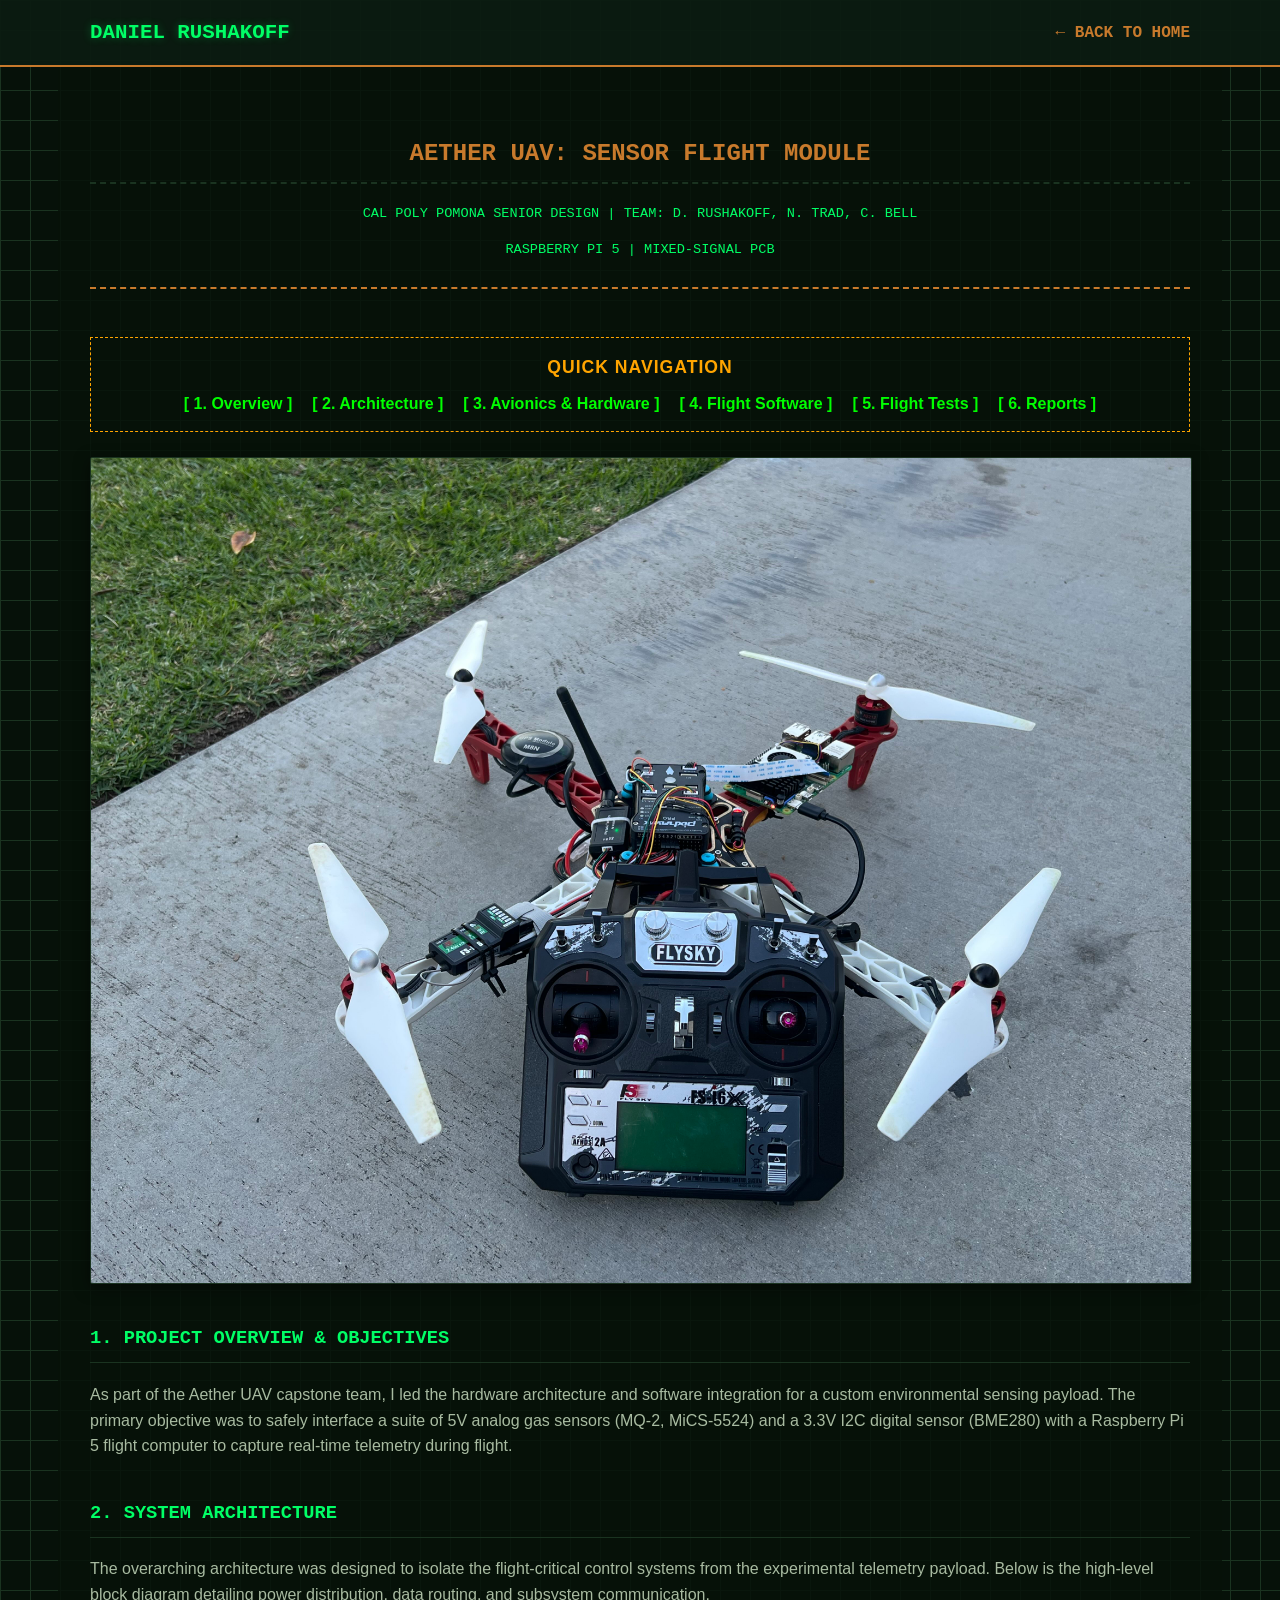
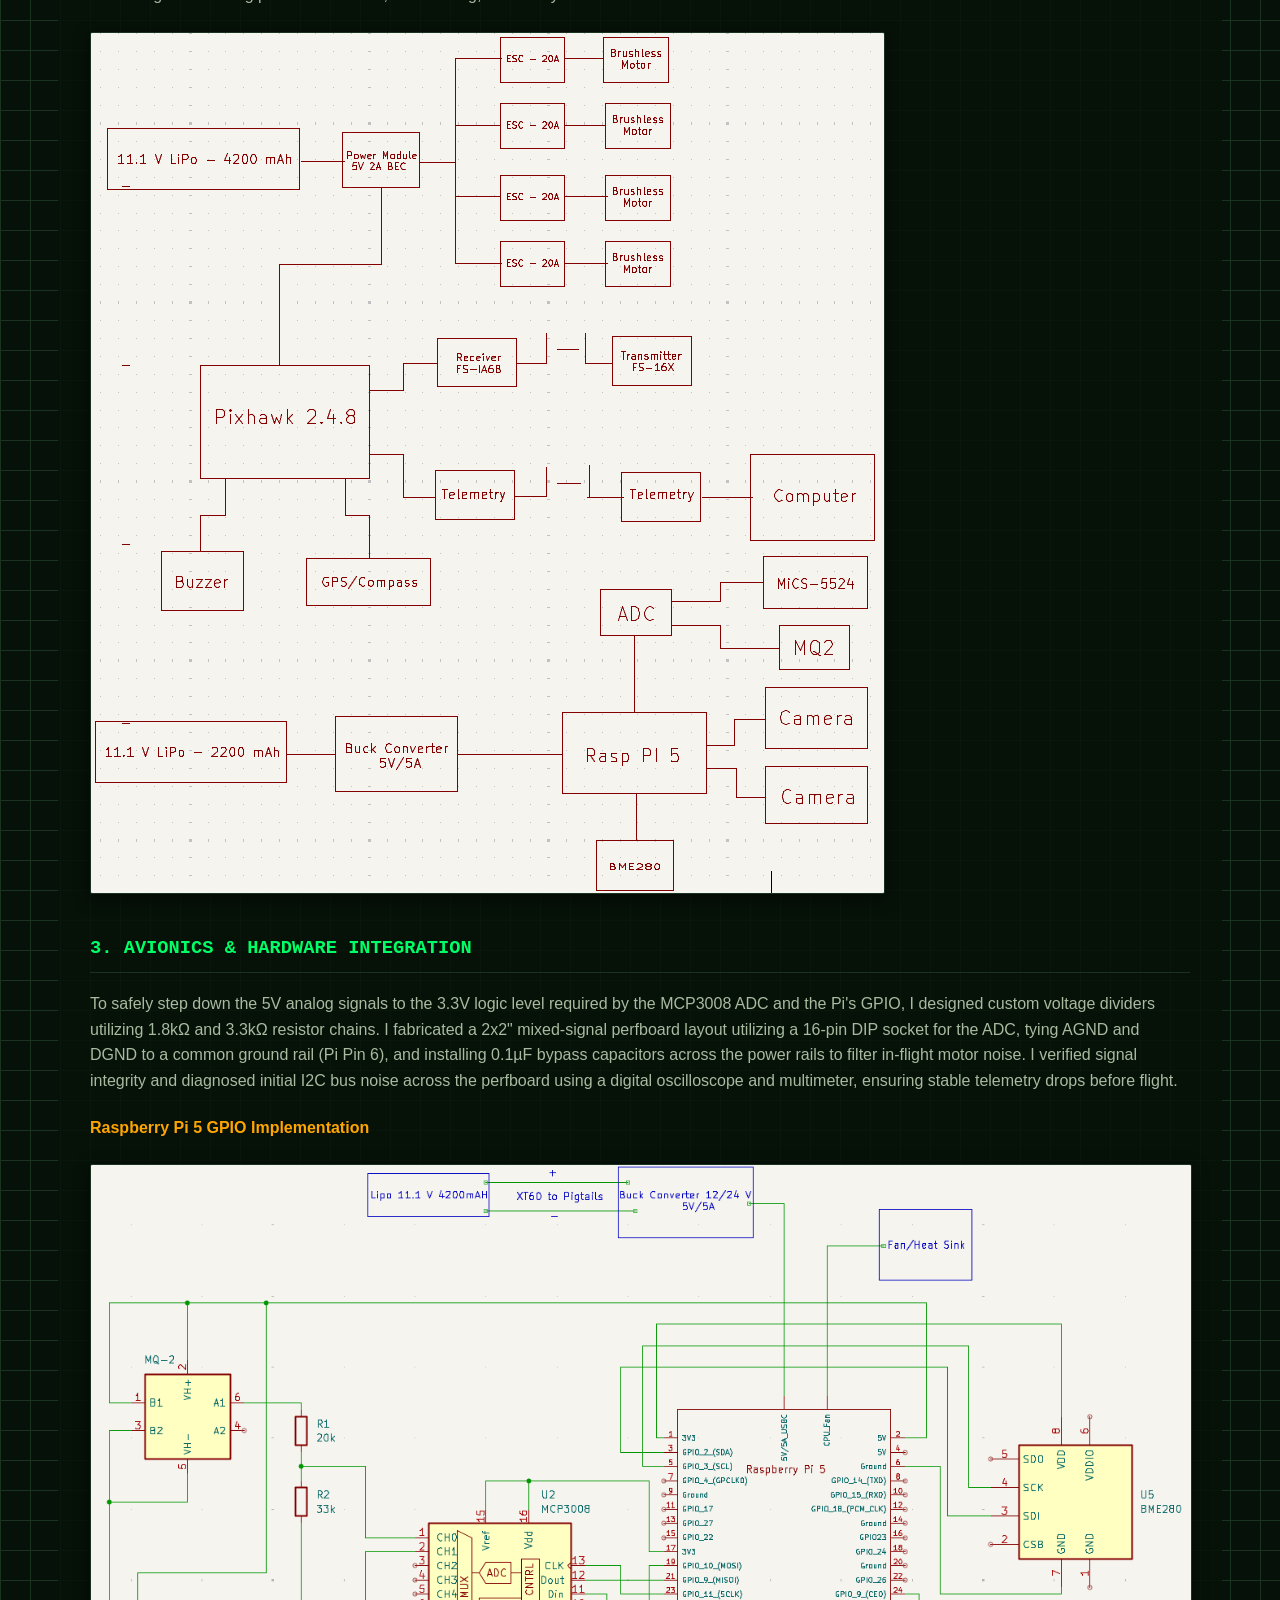
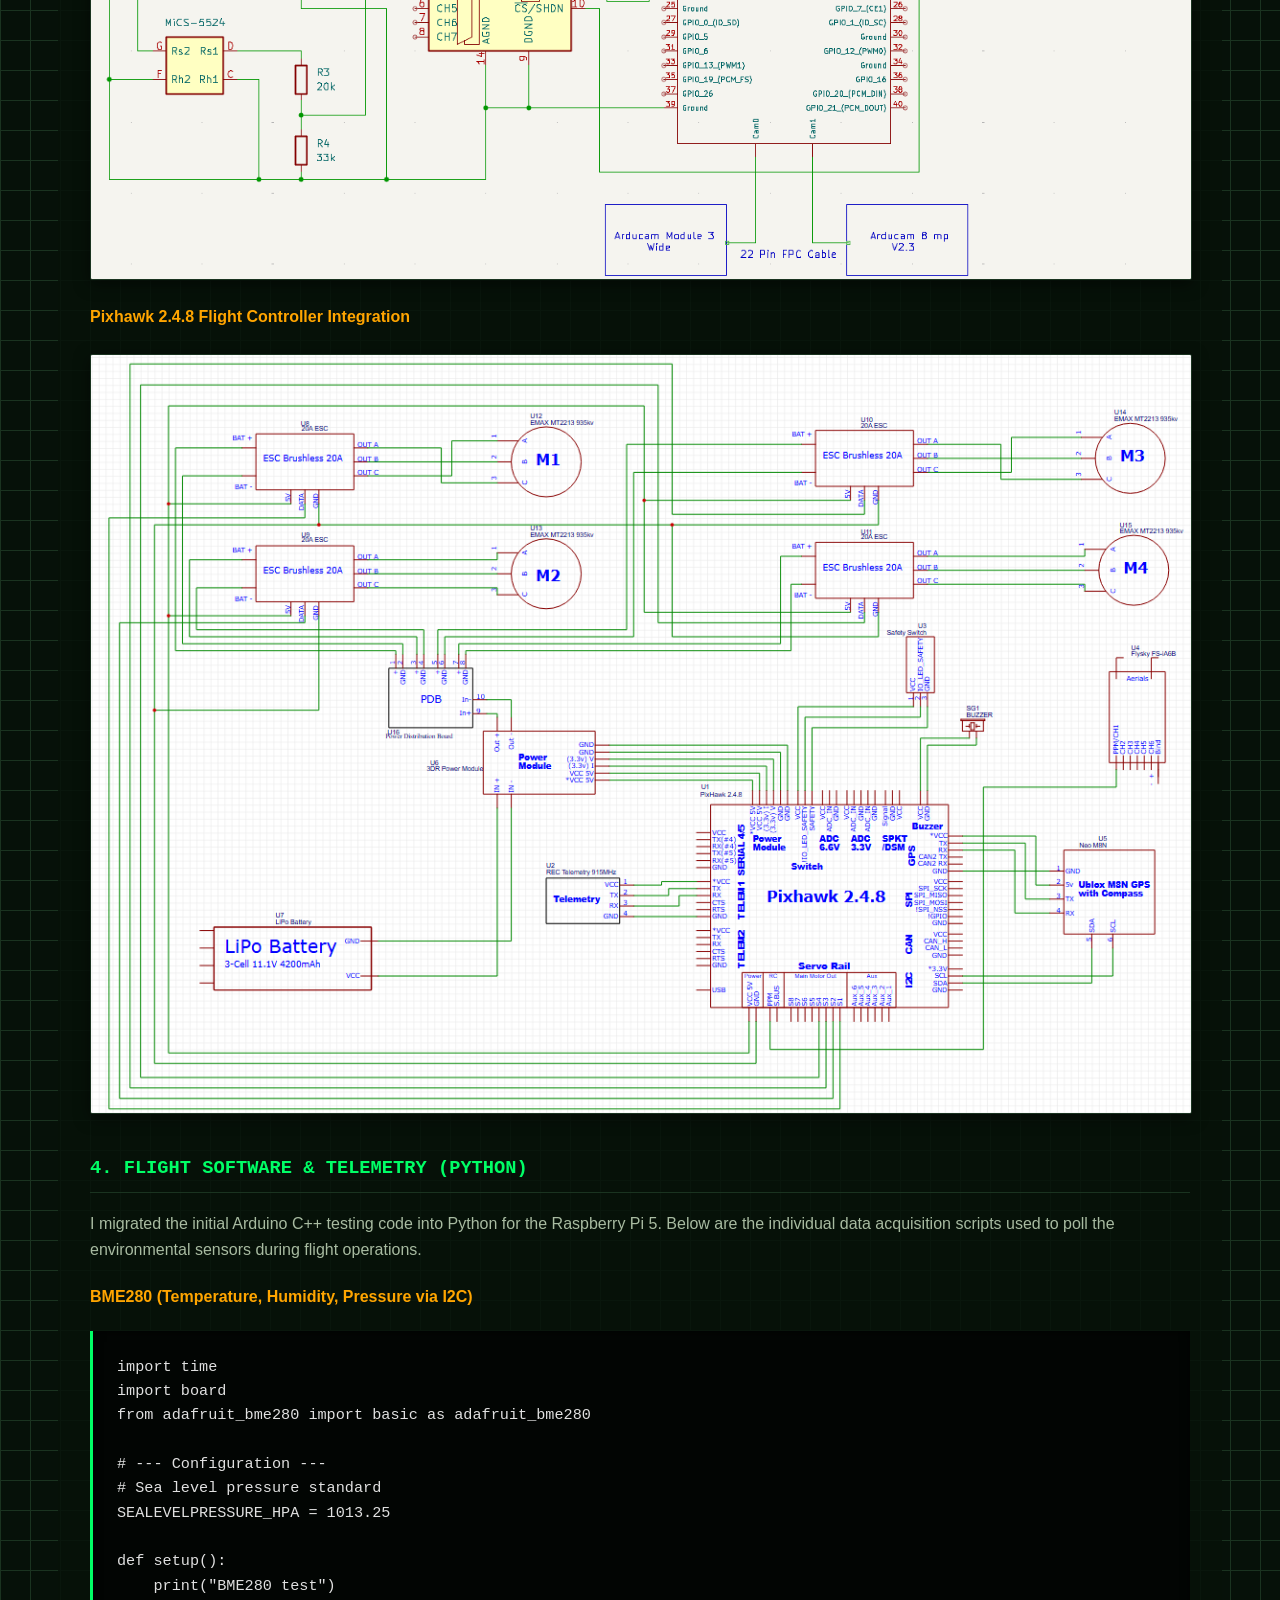
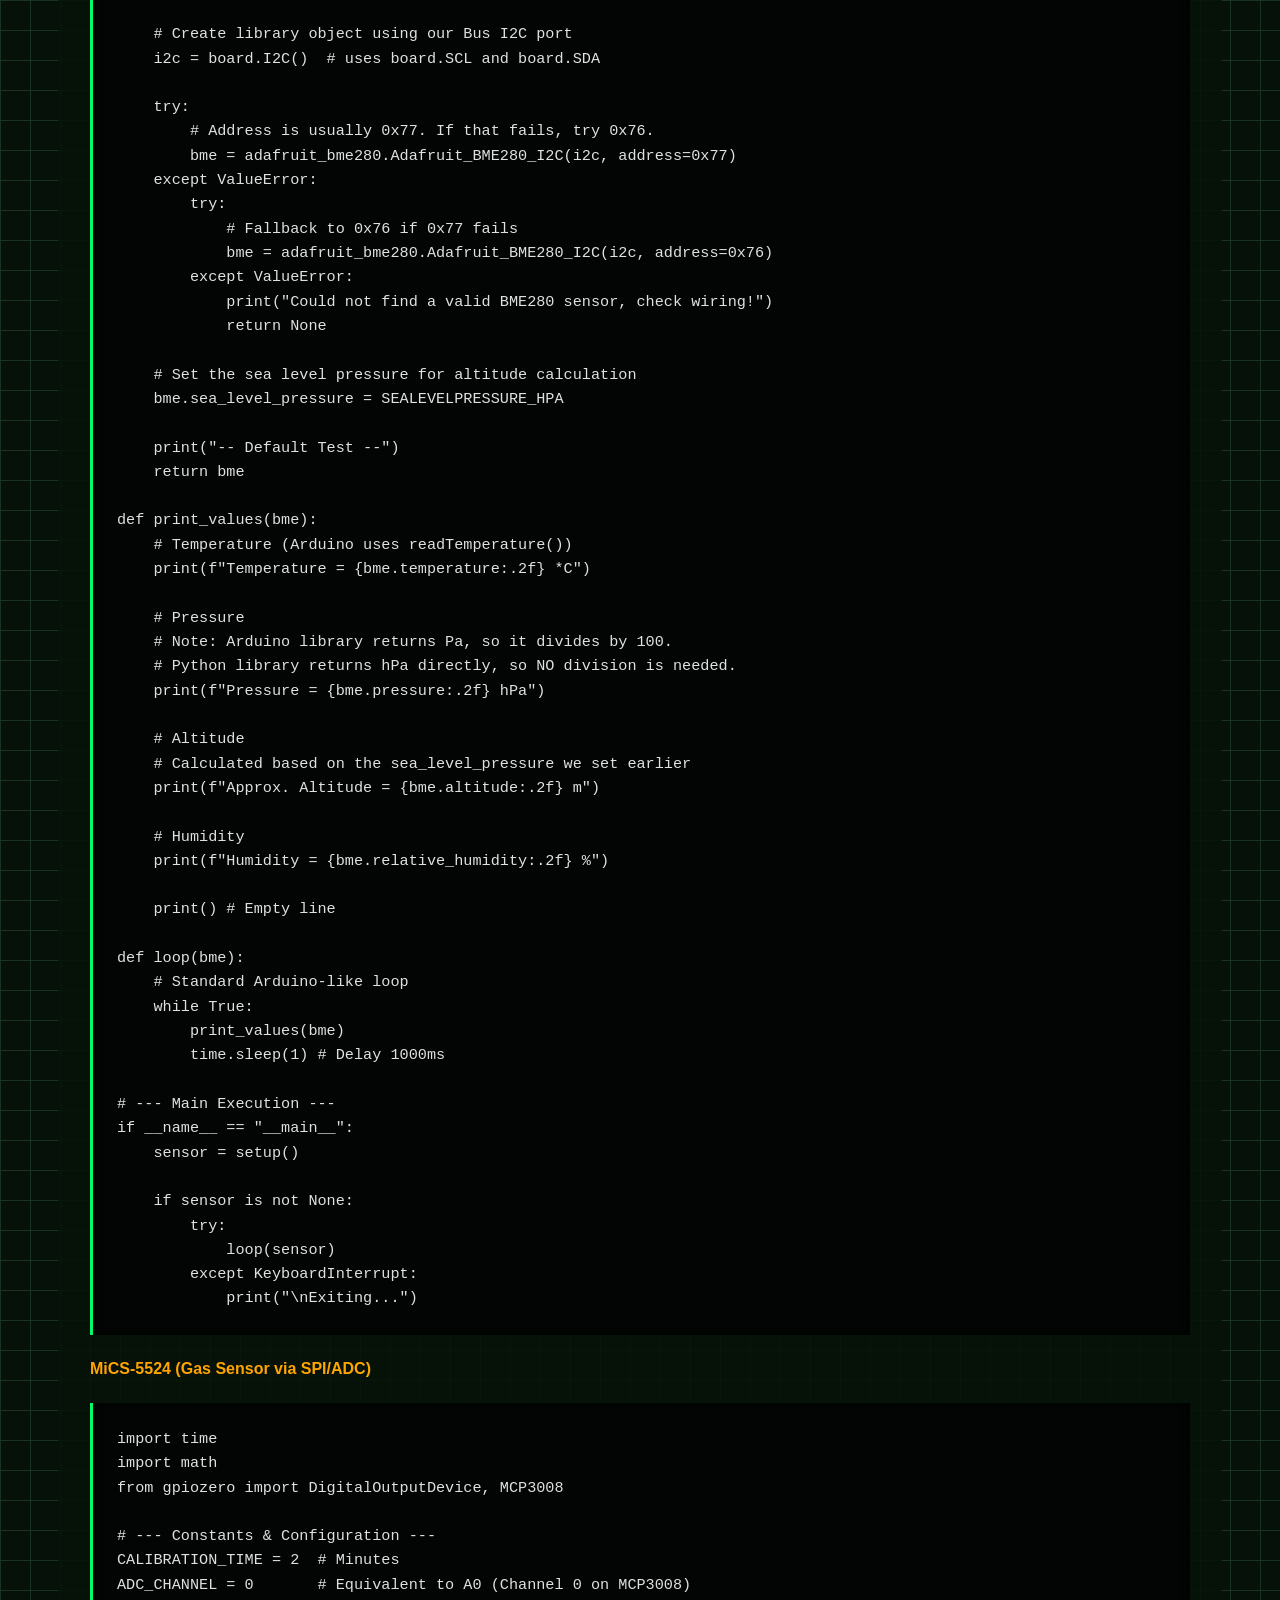
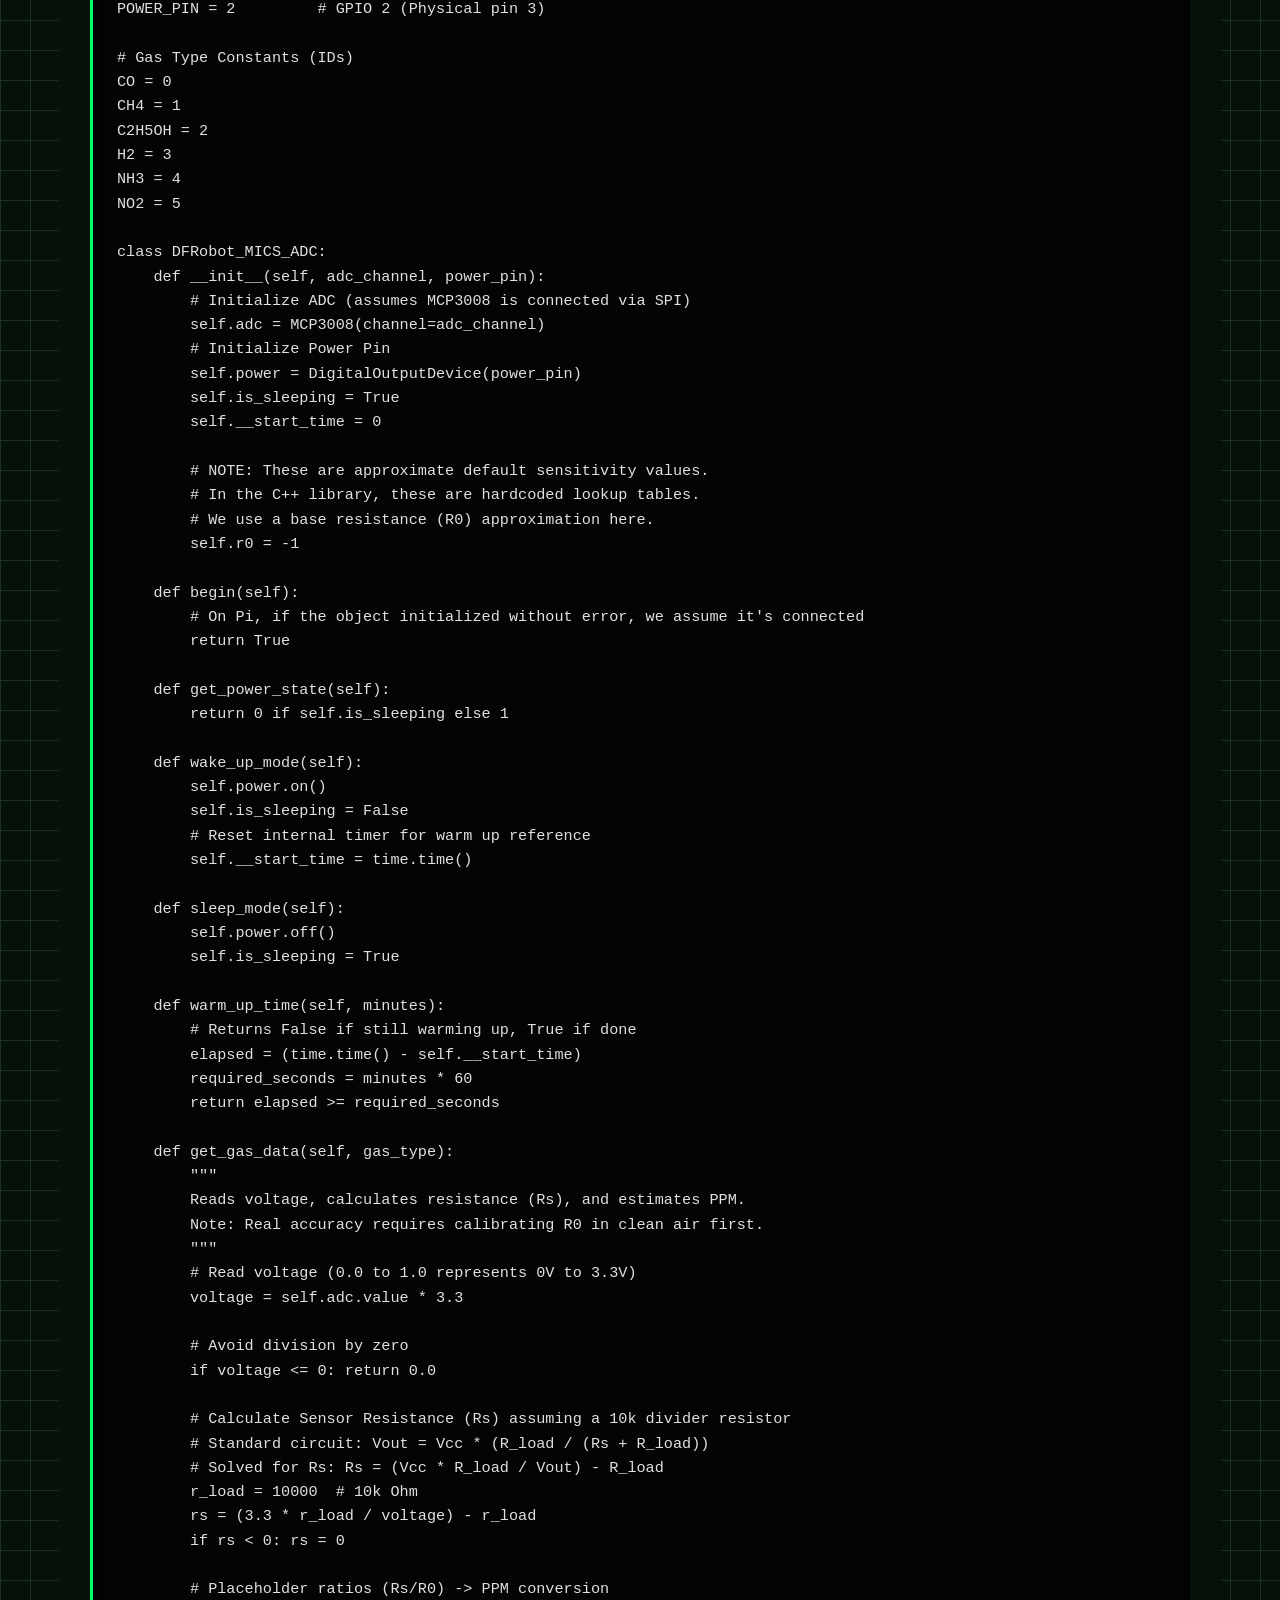
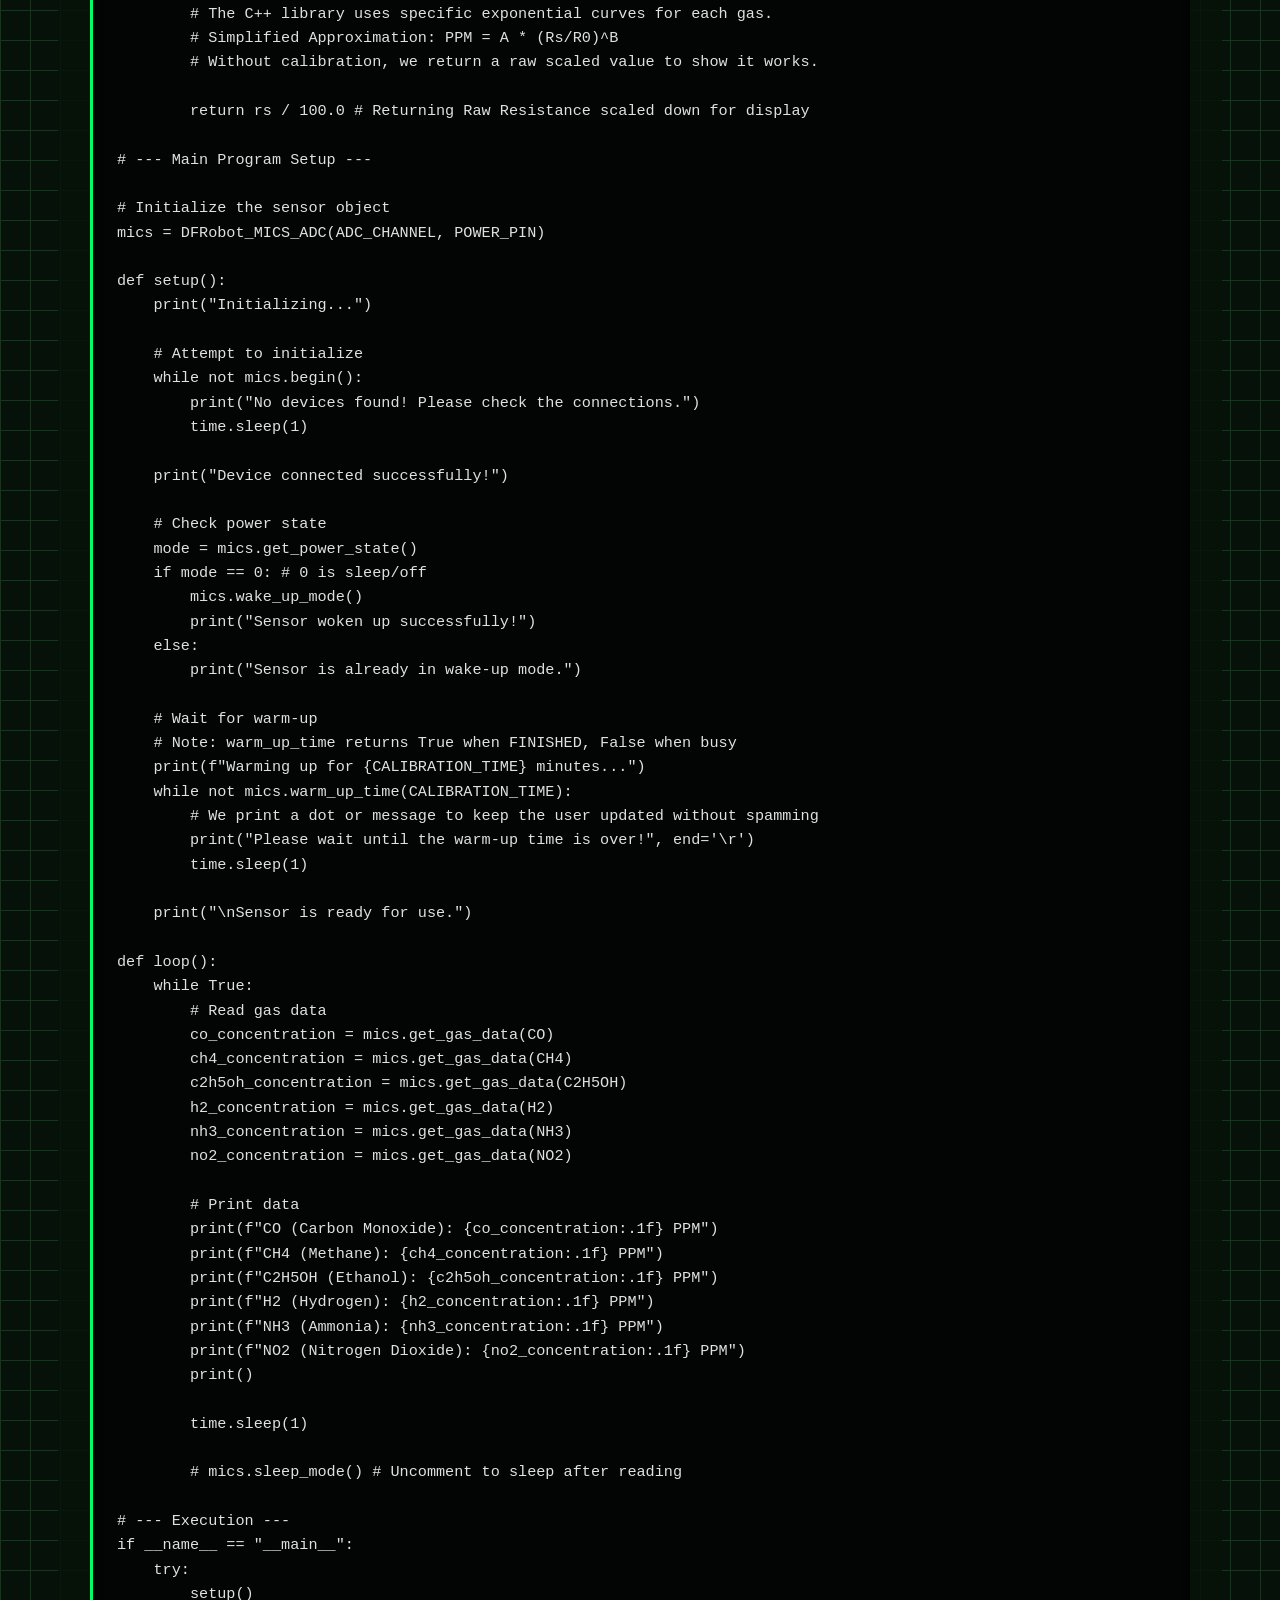
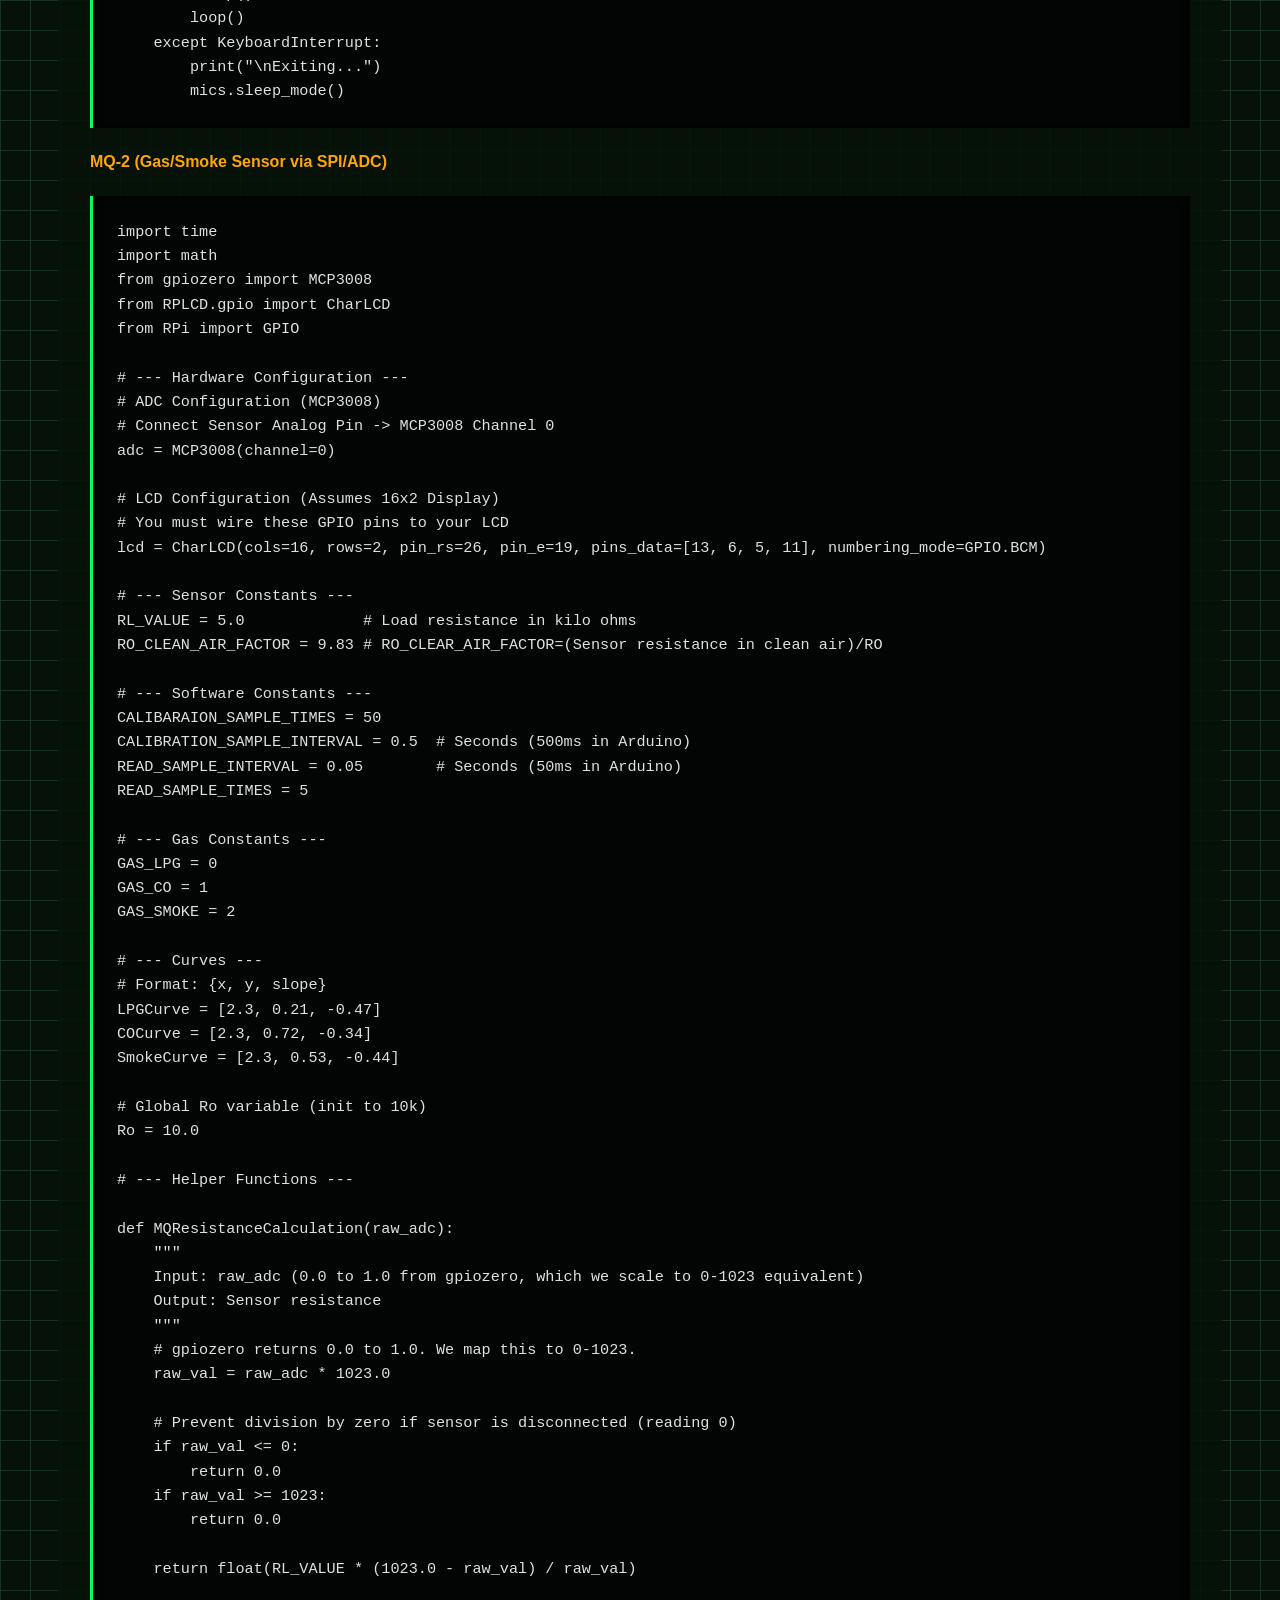
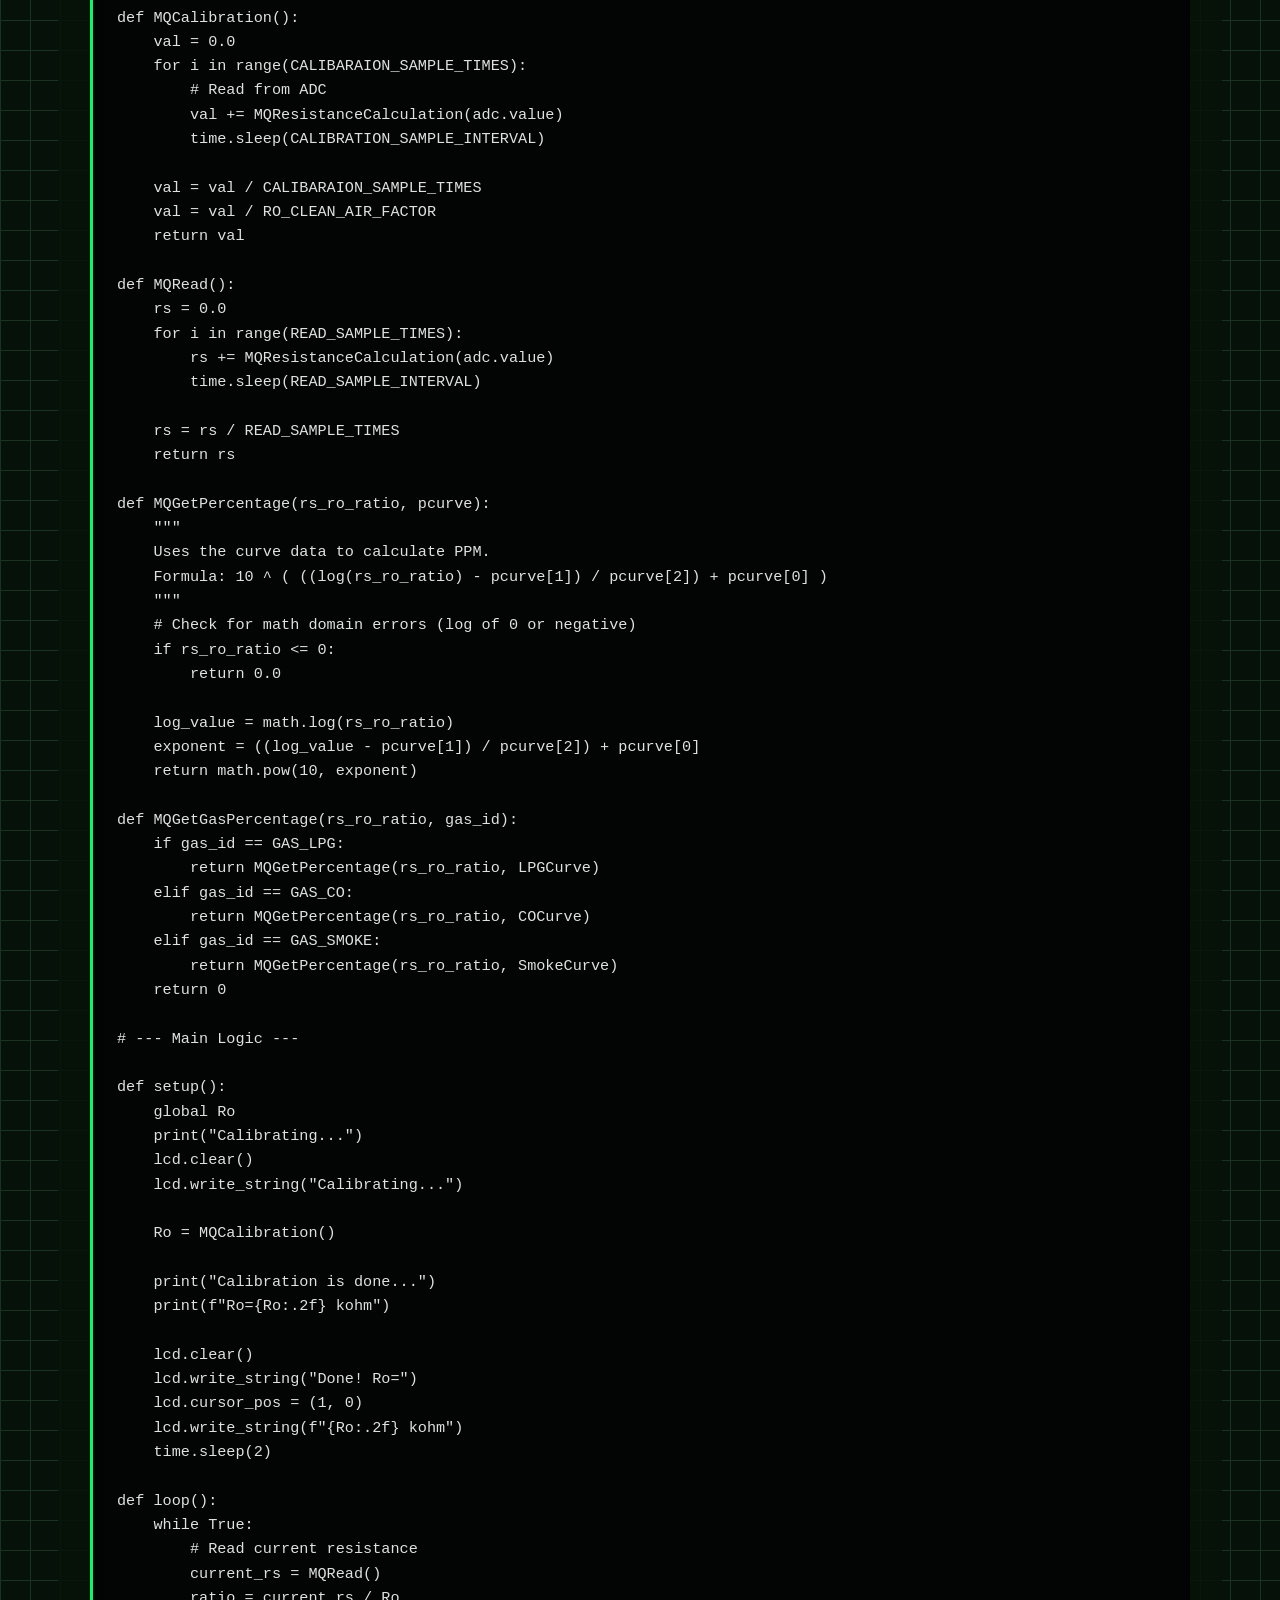
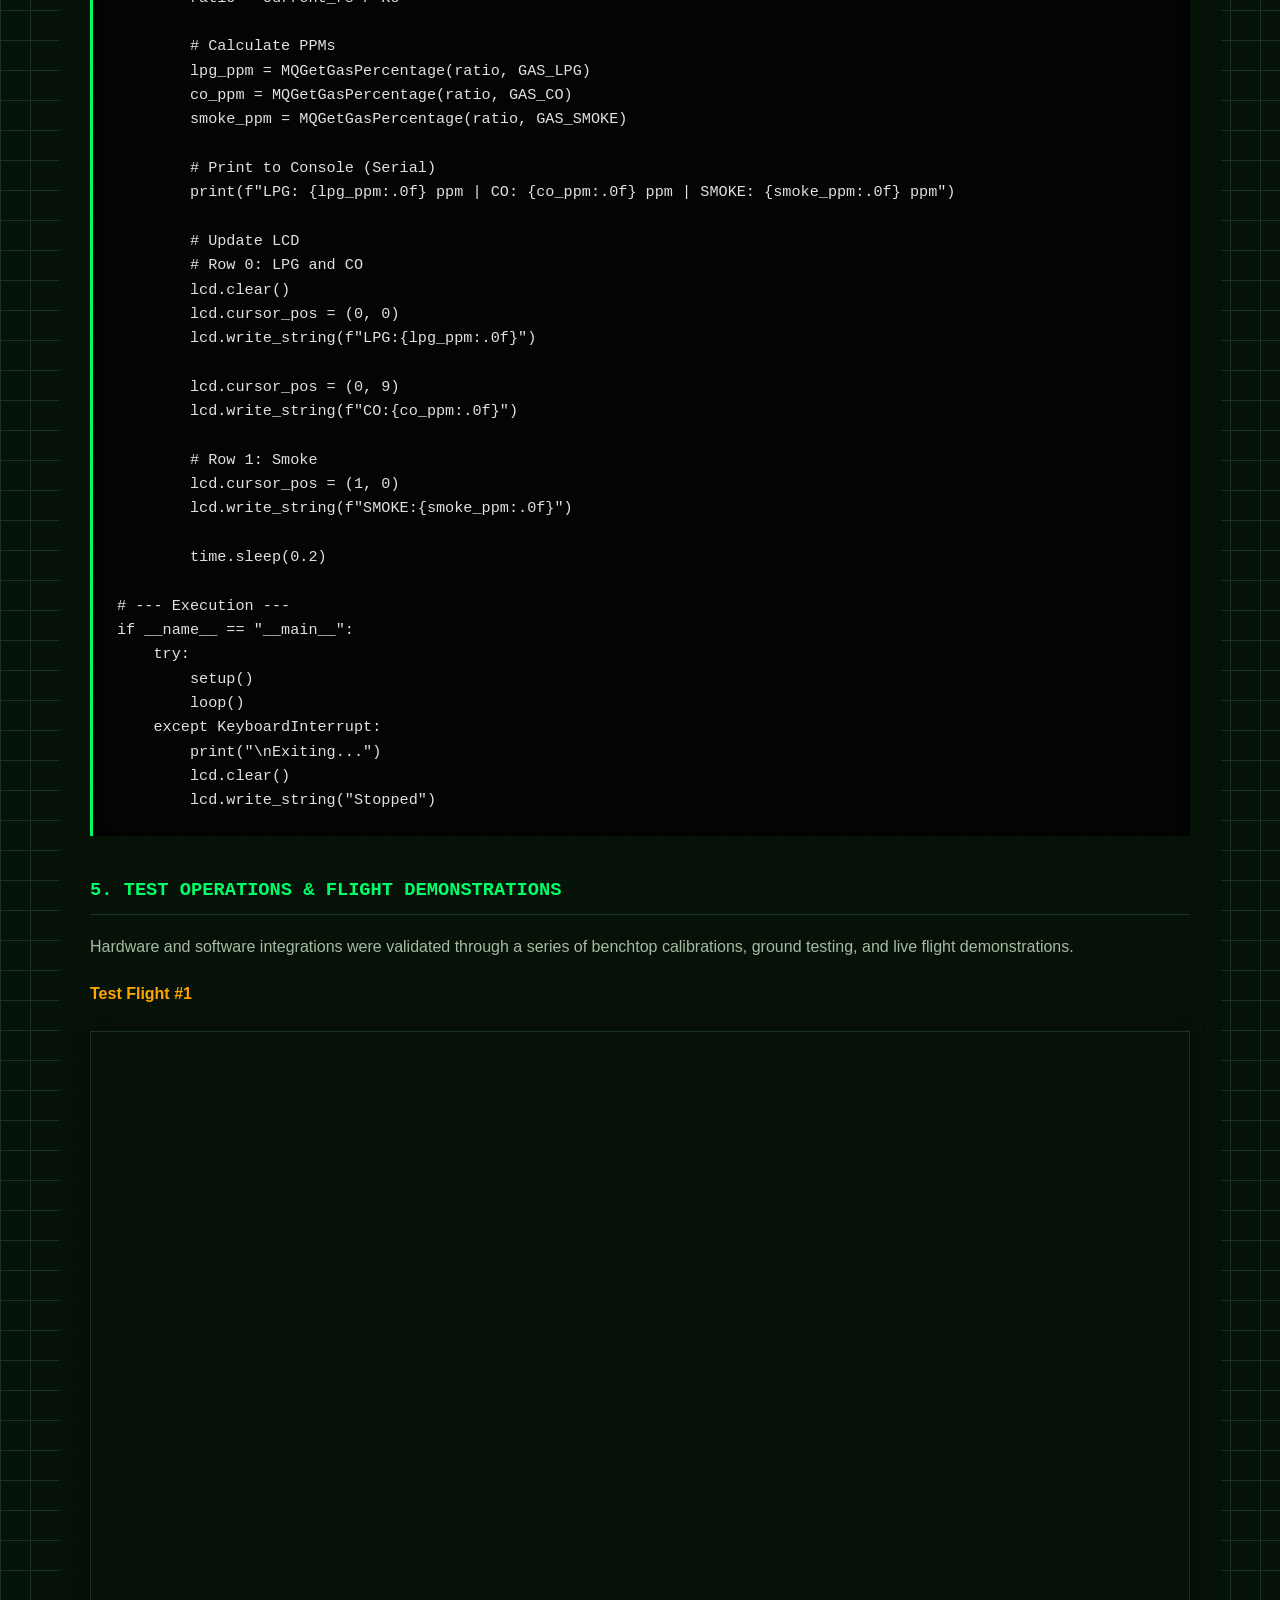
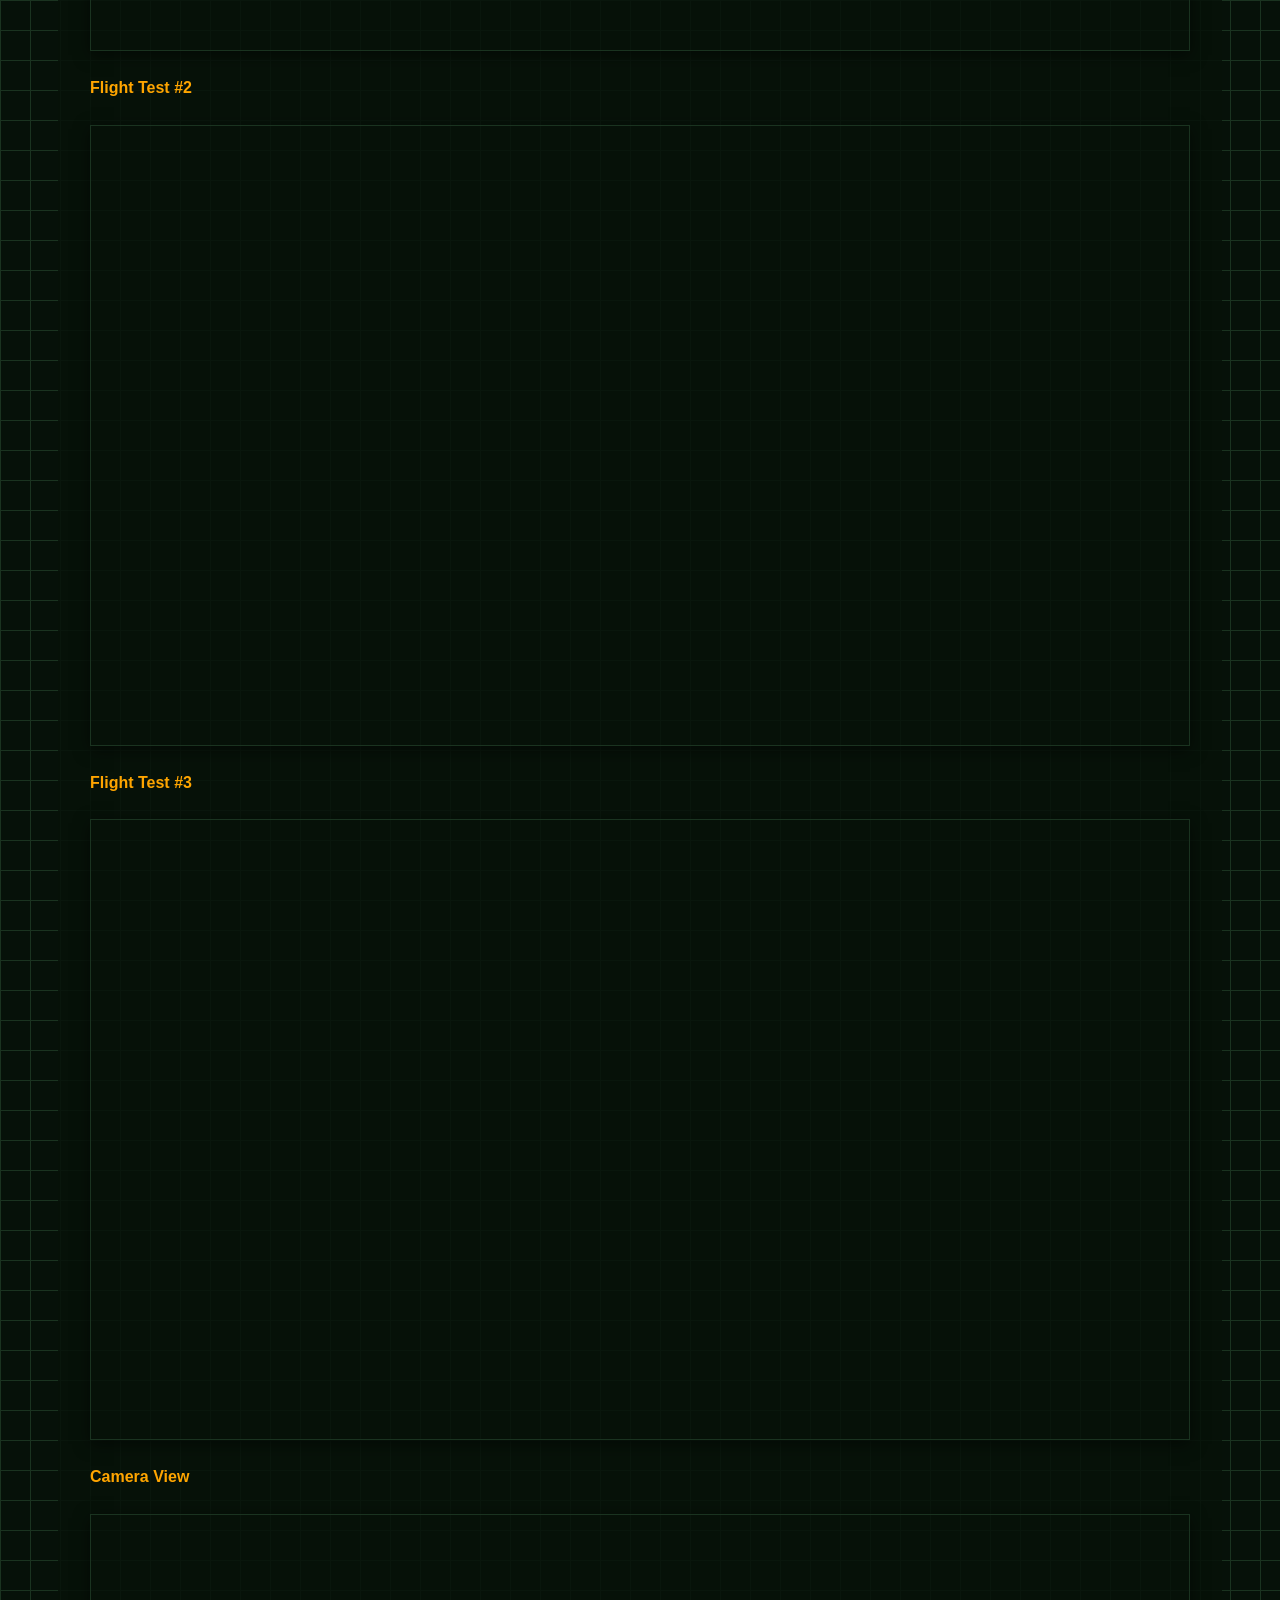
<file: project-uav-v2.html>
﻿<!DOCTYPE html>
<html lang="en">
<head>
    <meta charset="UTF-8">
    <meta name="viewport" content="width=device-width, initial-scale=1.0">
    <title>Aether UAV Project | Daniel Rushakoff</title>
    <link rel="stylesheet" href="style-v2.css">

    <!-- Add this style block to fix the scroll offset and add smooth scrolling -->
    <style>
        html {
            scroll-behavior: smooth;
        }

        h3 {
            scroll-margin-top: 100px; /* Adjust this number up or down to dial in the exact spacing */
        }
    </style>
</head>
<body>

    <header>
        <div class="nav-container">
            <h1 class="logo">DANIEL RUSHAKOFF</h1>
            <nav>
                <!-- Back button points to v2 -->
                <a href="index.html">← BACK TO HOME</a>
            </nav>
        </div>
    </header>

    <section class="section project-details">

        <div class="project-header">
            <h2>AETHER UAV: SENSOR FLIGHT MODULE</h2>
            <p class="project-tech">Cal Poly Pomona Senior Design | Team: D. Rushakoff, N. Trad, C. Bell</p>
            <p class="project-tech">Raspberry Pi 5 | Mixed-Signal PCB</p>
        </div>

        <!-- QUICK NAVIGATION MENU -->
        <div class="quick-nav" style="padding: 15px; margin-bottom: 25px; text-align: center; border: 1px dashed #FFA500; background-color: transparent;">
            <p style="margin: 0 0 10px 0; font-weight: bold; font-size: 1.1em; color: #FFA500; letter-spacing: 1px;">QUICK NAVIGATION</p>
            <div style="display: flex; flex-wrap: wrap; justify-content: center; gap: 20px;">
                <a href="#overview" style="text-decoration: none; color: #00FF00; font-weight: bold;">[ 1. Overview ]</a>
                <a href="#architecture" style="text-decoration: none; color: #00FF00; font-weight: bold;">[ 2. Architecture ]</a>
                <a href="#avionics" style="text-decoration: none; color: #00FF00; font-weight: bold;">[ 3. Avionics & Hardware ]</a>
                <a href="#software" style="text-decoration: none; color: #00FF00; font-weight: bold;">[ 4. Flight Software ]</a>
                <a href="#testing" style="text-decoration: none; color: #00FF00; font-weight: bold;">[ 5. Flight Tests ]</a>
                <a href="#documentation" style="text-decoration: none; color: #00FF00; font-weight: bold;">[ 6. Reports ]</a>
            </div>
        </div>

        <!-- HERO IMAGE: Finished Drone -->
        <img src="DronePic1.jpg" alt="Aether UAV Finished Drone" class="project-media hero-image">

        <h3 id="overview">1. Project Overview & Objectives</h3>
        <p>As part of the Aether UAV capstone team, I led the hardware architecture and software integration for a custom environmental sensing payload. The primary objective was to safely interface a suite of 5V analog gas sensors (MQ-2, MiCS-5524) and a 3.3V I2C digital sensor (BME280) with a Raspberry Pi 5 flight computer to capture real-time telemetry during flight.</p>

        <h3 id="architecture">2. System Architecture</h3>
        <p>The overarching architecture was designed to isolate the flight-critical control systems from the experimental telemetry payload. Below is the high-level block diagram detailing power distribution, data routing, and subsystem communication.</p>
        <!-- BLOCK DIAGRAM -->
        <img src="blockdiagram.png" alt="Aether UAV System Block Diagram" class="project-media">

        <h3 id="avionics">3. Avionics & Hardware Integration</h3>
        <p>To safely step down the 5V analog signals to the 3.3V logic level required by the MCP3008 ADC and the Pi's GPIO, I designed custom voltage dividers utilizing 1.8kΩ and 3.3kΩ resistor chains. I fabricated a 2x2" mixed-signal perfboard layout utilizing a 16-pin DIP socket for the ADC, tying AGND and DGND to a common ground rail (Pi Pin 6), and installing 0.1µF bypass capacitors across the power rails to filter in-flight motor noise. I verified signal integrity and diagnosed initial I2C bus noise across the perfboard using a digital oscilloscope and multimeter, ensuring stable telemetry drops before flight.</p>

        <!-- WIRING SCHEMATICS -->
        <h4 style="color: #FFA500;">Raspberry Pi 5 GPIO Implementation</h4>
        <img src="PISchematic.png" alt="Raspberry Pi 5 GPIO Wiring Diagram" class="project-media">

        <h4 style="color: #FFA500;">Pixhawk 2.4.8 Flight Controller Integration</h4>
        <img src="PixhawkSchematic.png" alt="Pixhawk 2.4.8 Integration Schematic" class="project-media">

        <h3 id="software">4. Flight Software & Telemetry (Python)</h3>
        <p>I migrated the initial Arduino C++ testing code into Python for the Raspberry Pi 5. Below are the individual data acquisition scripts used to poll the environmental sensors during flight operations.</p>

        <h4 style="color: #FFA500;">BME280 (Temperature, Humidity, Pressure via I2C)</h4>
        <pre class="code-block"><code>import time
import board
from adafruit_bme280 import basic as adafruit_bme280

# --- Configuration ---
# Sea level pressure standard
SEALEVELPRESSURE_HPA = 1013.25

def setup():
    print("BME280 test")
    
    # Create library object using our Bus I2C port
    i2c = board.I2C()  # uses board.SCL and board.SDA
    
    try:
        # Address is usually 0x77. If that fails, try 0x76.
        bme = adafruit_bme280.Adafruit_BME280_I2C(i2c, address=0x77)
    except ValueError:
        try:
            # Fallback to 0x76 if 0x77 fails
            bme = adafruit_bme280.Adafruit_BME280_I2C(i2c, address=0x76)
        except ValueError:
            print("Could not find a valid BME280 sensor, check wiring!")
            return None

    # Set the sea level pressure for altitude calculation
    bme.sea_level_pressure = SEALEVELPRESSURE_HPA
    
    print("-- Default Test --")
    return bme

def print_values(bme):
    # Temperature (Arduino uses readTemperature())
    print(f"Temperature = {bme.temperature:.2f} *C")

    # Pressure
    # Note: Arduino library returns Pa, so it divides by 100.
    # Python library returns hPa directly, so NO division is needed.
    print(f"Pressure = {bme.pressure:.2f} hPa")

    # Altitude
    # Calculated based on the sea_level_pressure we set earlier
    print(f"Approx. Altitude = {bme.altitude:.2f} m")

    # Humidity
    print(f"Humidity = {bme.relative_humidity:.2f} %")
    
    print() # Empty line

def loop(bme):
    # Standard Arduino-like loop
    while True:
        print_values(bme)
        time.sleep(1) # Delay 1000ms

# --- Main Execution ---
if __name__ == "__main__":
    sensor = setup()
    
    if sensor is not None:
        try:
            loop(sensor)
        except KeyboardInterrupt:
            print("\nExiting...")
</code></pre>

        <h4 style="color: #FFA500;">MiCS-5524 (Gas Sensor via SPI/ADC)</h4>
        <pre class="code-block"><code>import time
import math
from gpiozero import DigitalOutputDevice, MCP3008

# --- Constants & Configuration ---
CALIBRATION_TIME = 2  # Minutes
ADC_CHANNEL = 0       # Equivalent to A0 (Channel 0 on MCP3008)
POWER_PIN = 2         # GPIO 2 (Physical pin 3)

# Gas Type Constants (IDs)
CO = 0
CH4 = 1
C2H5OH = 2
H2 = 3
NH3 = 4
NO2 = 5

class DFRobot_MICS_ADC:
    def __init__(self, adc_channel, power_pin):
        # Initialize ADC (assumes MCP3008 is connected via SPI)
        self.adc = MCP3008(channel=adc_channel)
        # Initialize Power Pin
        self.power = DigitalOutputDevice(power_pin)
        self.is_sleeping = True
        self.__start_time = 0
        
        # NOTE: These are approximate default sensitivity values. 
        # In the C++ library, these are hardcoded lookup tables.
        # We use a base resistance (R0) approximation here.
        self.r0 = -1 

    def begin(self):
        # On Pi, if the object initialized without error, we assume it's connected
        return True

    def get_power_state(self):
        return 0 if self.is_sleeping else 1

    def wake_up_mode(self):
        self.power.on()
        self.is_sleeping = False
        # Reset internal timer for warm up reference
        self.__start_time = time.time()

    def sleep_mode(self):
        self.power.off()
        self.is_sleeping = True

    def warm_up_time(self, minutes):
        # Returns False if still warming up, True if done
        elapsed = (time.time() - self.__start_time)
        required_seconds = minutes * 60
        return elapsed >= required_seconds

    def get_gas_data(self, gas_type):
        """
        Reads voltage, calculates resistance (Rs), and estimates PPM.
        Note: Real accuracy requires calibrating R0 in clean air first.
        """
        # Read voltage (0.0 to 1.0 represents 0V to 3.3V)
        voltage = self.adc.value * 3.3 
        
        # Avoid division by zero
        if voltage <= 0: return 0.0
        
        # Calculate Sensor Resistance (Rs) assuming a 10k divider resistor
        # Standard circuit: Vout = Vcc * (R_load / (Rs + R_load))
        # Solved for Rs: Rs = (Vcc * R_load / Vout) - R_load
        r_load = 10000  # 10k Ohm
        rs = (3.3 * r_load / voltage) - r_load
        if rs < 0: rs = 0
        
        # Placeholder ratios (Rs/R0) -> PPM conversion
        # The C++ library uses specific exponential curves for each gas.
        # Simplified Approximation: PPM = A * (Rs/R0)^B
        # Without calibration, we return a raw scaled value to show it works.
        
        return rs / 100.0 # Returning Raw Resistance scaled down for display

# --- Main Program Setup ---

# Initialize the sensor object
mics = DFRobot_MICS_ADC(ADC_CHANNEL, POWER_PIN)

def setup():
    print("Initializing...")
    
    # Attempt to initialize
    while not mics.begin():
        print("No devices found! Please check the connections.")
        time.sleep(1)
    
    print("Device connected successfully!")

    # Check power state
    mode = mics.get_power_state()
    if mode == 0: # 0 is sleep/off
        mics.wake_up_mode()
        print("Sensor woken up successfully!")
    else:
        print("Sensor is already in wake-up mode.")

    # Wait for warm-up
    # Note: warm_up_time returns True when FINISHED, False when busy
    print(f"Warming up for {CALIBRATION_TIME} minutes...")
    while not mics.warm_up_time(CALIBRATION_TIME):
        # We print a dot or message to keep the user updated without spamming
        print("Please wait until the warm-up time is over!", end='\r')
        time.sleep(1)
    
    print("\nSensor is ready for use.")

def loop():
    while True:
        # Read gas data
        co_concentration = mics.get_gas_data(CO)
        ch4_concentration = mics.get_gas_data(CH4)
        c2h5oh_concentration = mics.get_gas_data(C2H5OH)
        h2_concentration = mics.get_gas_data(H2)
        nh3_concentration = mics.get_gas_data(NH3)
        no2_concentration = mics.get_gas_data(NO2)

        # Print data
        print(f"CO (Carbon Monoxide): {co_concentration:.1f} PPM")
        print(f"CH4 (Methane): {ch4_concentration:.1f} PPM")
        print(f"C2H5OH (Ethanol): {c2h5oh_concentration:.1f} PPM")
        print(f"H2 (Hydrogen): {h2_concentration:.1f} PPM")
        print(f"NH3 (Ammonia): {nh3_concentration:.1f} PPM")
        print(f"NO2 (Nitrogen Dioxide): {no2_concentration:.1f} PPM")
        print()

        time.sleep(1)
        
        # mics.sleep_mode() # Uncomment to sleep after reading

# --- Execution ---
if __name__ == "__main__":
    try:
        setup()
        loop()
    except KeyboardInterrupt:
        print("\nExiting...")
        mics.sleep_mode()
</code></pre>

        <h4 style="color: #FFA500;">MQ-2 (Gas/Smoke Sensor via SPI/ADC)</h4>
        <pre class="code-block"><code>import time
import math
from gpiozero import MCP3008
from RPLCD.gpio import CharLCD
from RPi import GPIO

# --- Hardware Configuration ---
# ADC Configuration (MCP3008)
# Connect Sensor Analog Pin -> MCP3008 Channel 0
adc = MCP3008(channel=0)

# LCD Configuration (Assumes 16x2 Display)
# You must wire these GPIO pins to your LCD
lcd = CharLCD(cols=16, rows=2, pin_rs=26, pin_e=19, pins_data=[13, 6, 5, 11], numbering_mode=GPIO.BCM)

# --- Sensor Constants ---
RL_VALUE = 5.0             # Load resistance in kilo ohms
RO_CLEAN_AIR_FACTOR = 9.83 # RO_CLEAR_AIR_FACTOR=(Sensor resistance in clean air)/RO

# --- Software Constants ---
CALIBARAION_SAMPLE_TIMES = 50
CALIBRATION_SAMPLE_INTERVAL = 0.5  # Seconds (500ms in Arduino)
READ_SAMPLE_INTERVAL = 0.05        # Seconds (50ms in Arduino)
READ_SAMPLE_TIMES = 5

# --- Gas Constants ---
GAS_LPG = 0
GAS_CO = 1
GAS_SMOKE = 2

# --- Curves ---
# Format: {x, y, slope}
LPGCurve = [2.3, 0.21, -0.47]
COCurve = [2.3, 0.72, -0.34]
SmokeCurve = [2.3, 0.53, -0.44]

# Global Ro variable (init to 10k)
Ro = 10.0

# --- Helper Functions ---

def MQResistanceCalculation(raw_adc):
    """
    Input: raw_adc (0.0 to 1.0 from gpiozero, which we scale to 0-1023 equivalent)
    Output: Sensor resistance
    """
    # gpiozero returns 0.0 to 1.0. We map this to 0-1023.
    raw_val = raw_adc * 1023.0
    
    # Prevent division by zero if sensor is disconnected (reading 0)
    if raw_val <= 0: 
        return 0.0
    if raw_val >= 1023:
        return 0.0

    return float(RL_VALUE * (1023.0 - raw_val) / raw_val)

def MQCalibration():
    val = 0.0
    for i in range(CALIBARAION_SAMPLE_TIMES):
        # Read from ADC
        val += MQResistanceCalculation(adc.value)
        time.sleep(CALIBRATION_SAMPLE_INTERVAL)
    
    val = val / CALIBARAION_SAMPLE_TIMES
    val = val / RO_CLEAN_AIR_FACTOR
    return val

def MQRead():
    rs = 0.0
    for i in range(READ_SAMPLE_TIMES):
        rs += MQResistanceCalculation(adc.value)
        time.sleep(READ_SAMPLE_INTERVAL)
    
    rs = rs / READ_SAMPLE_TIMES
    return rs

def MQGetPercentage(rs_ro_ratio, pcurve):
    """
    Uses the curve data to calculate PPM.
    Formula: 10 ^ ( ((log(rs_ro_ratio) - pcurve[1]) / pcurve[2]) + pcurve[0] )
    """
    # Check for math domain errors (log of 0 or negative)
    if rs_ro_ratio <= 0:
        return 0.0

    log_value = math.log(rs_ro_ratio)
    exponent = ((log_value - pcurve[1]) / pcurve[2]) + pcurve[0]
    return math.pow(10, exponent)

def MQGetGasPercentage(rs_ro_ratio, gas_id):
    if gas_id == GAS_LPG:
        return MQGetPercentage(rs_ro_ratio, LPGCurve)
    elif gas_id == GAS_CO:
        return MQGetPercentage(rs_ro_ratio, COCurve)
    elif gas_id == GAS_SMOKE:
        return MQGetPercentage(rs_ro_ratio, SmokeCurve)
    return 0

# --- Main Logic ---

def setup():
    global Ro
    print("Calibrating...")
    lcd.clear()
    lcd.write_string("Calibrating...")
    
    Ro = MQCalibration()
    
    print("Calibration is done...")
    print(f"Ro={Ro:.2f} kohm")
    
    lcd.clear()
    lcd.write_string("Done! Ro=")
    lcd.cursor_pos = (1, 0)
    lcd.write_string(f"{Ro:.2f} kohm")
    time.sleep(2)

def loop():
    while True:
        # Read current resistance
        current_rs = MQRead()
        ratio = current_rs / Ro
        
        # Calculate PPMs
        lpg_ppm = MQGetGasPercentage(ratio, GAS_LPG)
        co_ppm = MQGetGasPercentage(ratio, GAS_CO)
        smoke_ppm = MQGetGasPercentage(ratio, GAS_SMOKE)
        
        # Print to Console (Serial)
        print(f"LPG: {lpg_ppm:.0f} ppm | CO: {co_ppm:.0f} ppm | SMOKE: {smoke_ppm:.0f} ppm")
        
        # Update LCD
        # Row 0: LPG and CO
        lcd.clear()
        lcd.cursor_pos = (0, 0)
        lcd.write_string(f"LPG:{lpg_ppm:.0f}")
        
        lcd.cursor_pos = (0, 9)
        lcd.write_string(f"CO:{co_ppm:.0f}")
        
        # Row 1: Smoke
        lcd.cursor_pos = (1, 0)
        lcd.write_string(f"SMOKE:{smoke_ppm:.0f}")
        
        time.sleep(0.2)

# --- Execution ---
if __name__ == "__main__":
    try:
        setup()
        loop()
    except KeyboardInterrupt:
        print("\nExiting...")
        lcd.clear()
        lcd.write_string("Stopped")
</code></pre>

        <h3 id="testing">5. Test Operations & Flight Demonstrations</h3>
        <p>Hardware and software integrations were validated through a series of benchtop calibrations, ground testing, and live flight demonstrations.</p>

        <!-- YOUTUBE VIDEOS -->
        <h4 style="color: #FFA500;">Test Flight #1</h4>
        <div class="video-container">
            <iframe width="560" height="315" src="https://www.youtube-nocookie.com/embed/RNO2p1RKl6o" title="Test Flight #1" frameborder="0" allow="accelerometer; autoplay; clipboard-write; encrypted-media; gyroscope; picture-in-picture" allowfullscreen></iframe>
        </div>

        <h4 style="color: #FFA500;">Flight Test #2</h4>
        <div class="video-container">
            <iframe width="560" height="315" src="https://www.youtube-nocookie.com/embed/bDMj8O_8g0M" title="Flight Test #2" frameborder="0" allow="accelerometer; autoplay; clipboard-write; encrypted-media; gyroscope; picture-in-picture" allowfullscreen></iframe>
        </div>

        <h4 style="color: #FFA500;">Flight Test #3</h4>
        <div class="video-container">
            <iframe width="560" height="315" src="https://www.youtube-nocookie.com/embed/4SiOURqjRsY" title="Flight Test #3" frameborder="0" allow="accelerometer; autoplay; clipboard-write; encrypted-media; gyroscope; picture-in-picture" allowfullscreen></iframe>
        </div>

        <h4 style="color: #FFA500;">Camera View</h4>
        <div class="video-container">
            <iframe width="560" height="315" src="https://www.youtube-nocookie.com/embed/9NUjriKyiUE" title="Camera View" frameborder="0" allow="accelerometer; autoplay; clipboard-write; encrypted-media; gyroscope; picture-in-picture" allowfullscreen></iframe>
        </div>

        <h3 id="documentation">6. Technical Documentation</h3>
        <p>For a deep dive into the engineering methodology, math models, and full test matrices, please review the final project documentation below.</p>
        <ul class="doc-links">
            <li><a href="Aether UAV Report Paper-compressed.pdf" target="_blank" class="btn">📄 Download Official IEEE Report (PDF)</a></li>
            <li><a href="Aether UAV Slideshow.pdf" target="_blank" class="btn">📊 View Final Presentation Slides</a></li>
        </ul>

    </section>

    <footer id="contact">
        <p>Email: <a href="mailto:dzrushakoff@cpp.edu">dzrushakoff@cpp.edu</a> | Phone: (310) 292-3714</p>
        <p>© 2026 Daniel Rushakoff. All Rights Reserved.</p>
    </footer>

</body>
</html>
</file>
<file: style-v2.css>
/* Soldermask Green & Copper Theme */
:root {
    --bg-color: #061109; /* Deep board green */
    --card-bg: #0b1c11; /* Slightly lighter trace green */
    --text-color: #a8bba1; /* Muted text */
    --heading-color: #c87a2c; /* Copper */
    --accent-color: #00ff66; /* Active LED green */
    --border-color: #1a3320; /* Dark trace */
}

body {
    font-family: -apple-system, BlinkMacSystemFont, "Segoe UI", Roboto, sans-serif;
    background-color: var(--bg-color);
    color: var(--text-color);
    margin: 0;
    line-height: 1.6;
    /* CAD/Datasheet Grid Background */
    background-image: linear-gradient(var(--border-color) 1px, transparent 1px), linear-gradient(90deg, var(--border-color) 1px, transparent 1px);
    background-size: 30px 30px;
}

/* Monospace Headers */
h1, h2, h3, .project-tech, .location {
    font-family: 'Courier New', Courier, monospace;
    text-transform: uppercase;
}

header {
    background-color: rgba(11, 28, 17, 0.95);
    border-bottom: 2px solid var(--heading-color);
    position: sticky;
    top: 0;
    z-index: 1000;
}

.nav-container {
    max-width: 1100px;
    margin: 0 auto;
    display: flex;
    justify-content: space-between;
    align-items: center;
    padding: 1rem 2rem;
}

.logo {
    color: var(--accent-color);
    font-size: 1.3rem;
    margin: 0;
    text-shadow: 0 0 8px rgba(0, 255, 102, 0.3);
}

nav a {
    color: var(--heading-color);
    text-decoration: none;
    margin-left: 1.5rem;
    font-weight: bold;
    font-family: 'Courier New', Courier, monospace;
    transition: color 0.2s;
}

    nav a:hover {
        color: var(--accent-color);
    }

.hero {
    position: relative;
    padding: 6rem 2rem 9rem 2rem; /* Updated bottom padding */
    text-align: center;
    background: radial-gradient(circle at center, rgba(11,28,17,0.8) 0%, rgba(6,17,9,0.9) 100%);
    border-bottom: 2px solid var(--border-color);
    overflow: hidden;
}

    .hero h2 {
        font-size: 3rem;
        color: var(--heading-color);
        margin-bottom: 0.5rem;
        letter-spacing: 2px;
    }

.tagline {
    font-size: 1.2rem;
    color: #ffffff;
}

.location {
    font-size: 0.9rem;
    color: var(--accent-color);
    margin-bottom: 2rem;
}

.btn {
    background-color: var(--heading-color);
    color: #000;
    padding: 0.6rem 1.2rem;
    text-decoration: none;
    border-radius: 2px;
    margin: 0 0.4rem;
    font-weight: 600;
    font-family: 'Courier New', Courier, monospace;
    display: inline-block;
    transition: all 0.2s ease;
}

    .btn:hover {
        background-color: var(--accent-color);
        box-shadow: 0 0 10px rgba(0, 255, 102, 0.4);
    }

.btn-outline {
    background-color: transparent;
    border: 1px solid var(--heading-color);
    color: var(--heading-color);
}

    .btn-outline:hover {
        border-color: var(--accent-color);
        color: var(--accent-color);
        background-color: transparent;
    }

/* Animations - Drone Container */
.drone-container {
    position: absolute;
    top: 20px;
    width: 120px;
    height: 100px;
    animation: patrolDrone 12s ease-in-out infinite;
    z-index: 10;
}

.rotor {
    stroke: #ffffff;
    stroke-width: 2;
    animation: spinRotor 0.1s linear infinite;
    transform-origin: center;
}

.rotor-back {
    stroke: #aaaaaa;
}

.scanner-beam {
    fill: rgba(0, 255, 102, 0.15);
    animation: scanPulse 2s infinite alternate;
}

/* Complex Flight Path: Panning + Bobbing + Banking (Centered Fix) */
@keyframes patrolDrone {
    0% {
        left: 10%;
        transform: translateX(-50%) translateY(0px) rotate(6deg);
    }

    12% {
        transform: translateX(-50%) translateY(15px) rotate(4deg);
    }

    25% {
        left: 50%;
        transform: translateX(-50%) translateY(-5px) rotate(2deg);
    }

    37% {
        transform: translateX(-50%) translateY(15px) rotate(0deg);
    }

    50% {
        left: 85%;
        transform: translateX(-50%) translateY(0px) rotate(-6deg);
    }

    62% {
        transform: translateX(-50%) translateY(15px) rotate(-4deg);
    }

    75% {
        left: 50%;
        transform: translateX(-50%) translateY(-5px) rotate(-2deg);
    }

    87% {
        transform: translateX(-50%) translateY(15px) rotate(0deg);
    }

    100% {
        left: 10%;
        transform: translateX(-50%) translateY(0px) rotate(6deg);
    }
}

@keyframes spinRotor {
    0% {
        stroke-dasharray: 2 4;
        stroke-dashoffset: 0;
    }

    100% {
        stroke-dasharray: 2 4;
        stroke-dashoffset: 6;
    }
}

@keyframes scanPulse {
    0% {
        opacity: 0.3;
    }

    100% {
        opacity: 0.8;
    }
}

/* Animations - ECG to PWM Waveform */
.waveform-container {
    position: absolute;
    bottom: -18px; /* Drops it so the bottom of the wave sits exactly on the border */
    left: 0;
    width: 100%;
    height: 180px; /* Much bigger waveform */
    opacity: 0.6;
}

.waveform {
    width: 100%;
    height: 100%;
}

.scope-trace {
    fill: none;
    stroke: var(--accent-color);
    stroke-width: 3;
    stroke-linecap: round;
    stroke-linejoin: round;
    stroke-dasharray: 1000;
    stroke-dashoffset: 1000;
    animation: drawWave 4s linear infinite;
    filter: drop-shadow(0 0 5px rgba(0, 255, 102, 0.6));
}

.scope-dot {
    offset-path: path('M 0 50 L 50 50 L 60 30 L 70 70 L 85 10 L 100 90 L 115 50 L 160 50 L 160 20 L 220 20 L 220 90 L 280 90 L 280 20 L 340 20 L 340 90 L 400 90 L 400 20 L 460 20 L 460 50 L 500 50');
    filter: drop-shadow(0 0 8px #ffffff) drop-shadow(0 0 12px var(--accent-color));
    animation: traceDot 4s linear infinite;
}

@keyframes drawWave {
    0% {
        stroke-dashoffset: 1000;
    }

    50% {
        stroke-dashoffset: 0;
    }

    100% {
        stroke-dashoffset: -1000;
    }
}

@keyframes traceDot {
    0% {
        offset-distance: 0%;
        opacity: 1;
    }

    49% {
        opacity: 1;
    }

    50% {
        offset-distance: 100%;
        opacity: 0;
    }

    100% {
        offset-distance: 100%;
        opacity: 0;
    }
}

.section {
    max-width: 1100px;
    margin: 0 auto;
    padding: 3rem 2rem;
    background-color: rgba(6, 17, 9, 0.85);
}

    .section h2 {
        color: var(--heading-color);
        border-bottom: 2px dashed var(--border-color);
        padding-bottom: 0.5rem;
    }

.project-grid {
    display: grid;
    grid-template-columns: repeat(auto-fit, minmax(300px, 1fr));
    gap: 1.5rem;
    margin-top: 1.5rem;
}

.project-card, .skill-category {
    background-color: var(--card-bg);
    border: 1px solid var(--border-color);
    border-left: 4px solid var(--heading-color);
    border-radius: 2px;
    padding: 1.5rem;
    transition: transform 0.2s, border-color 0.2s;
}

    .project-card:hover, .skill-category:hover {
        transform: translateY(-3px);
        border-left-color: var(--accent-color);
        box-shadow: 0 4px 15px rgba(0, 0, 0, 0.5);
    }

    .project-card h3, .skill-category h3 {
        margin-top: 0;
        color: #ffffff;
    }

.project-tech {
    font-size: 0.85rem;
    color: var(--accent-color);
    margin-bottom: 10px;
}

.skills-container {
    display: grid;
    grid-template-columns: repeat(auto-fit, minmax(220px, 1fr));
    gap: 1.5rem;
}

footer {
    text-align: center;
    padding: 2rem;
    background-color: #040a06;
    color: var(--accent-color);
    border-top: 1px solid var(--heading-color);
    font-family: 'Courier New', Courier, monospace;
}

    footer a {
        color: var(--accent-color);
        text-decoration: none;
    }

/* --- Single Project Page Additions --- */

.project-details h3 {
    color: var(--accent-color);
    margin-top: 2.5rem;
    border-bottom: 1px solid var(--border-color);
    padding-bottom: 0.5rem;
}

.project-header {
    text-align: center;
    margin-bottom: 3rem;
    padding-bottom: 1rem;
    border-bottom: 2px dashed var(--heading-color);
}

.project-media {
    max-width: 100%;
    height: auto;
    border: 1px solid var(--border-color);
    border-radius: 2px;
    margin: 1.5rem 0;
    box-shadow: 0 4px 15px rgba(0, 0, 0, 0.5);
    display: block;
}

.code-block {
    background-color: #020503;
    border-left: 3px solid var(--accent-color);
    padding: 1.5rem;
    overflow-x: auto;
    font-family: 'Courier New', Courier, monospace;
    font-size: 0.95rem;
    color: #e0e0e0;
    box-shadow: inset 0 0 10px rgba(0,0,0,0.8);
}

.video-container {
    position: relative;
    padding-bottom: 56.25%; /* 16:9 Aspect Ratio */
    height: 0;
    overflow: hidden;
    margin: 1.5rem 0;
    border: 1px solid var(--border-color);
    box-shadow: 0 4px 15px rgba(0, 0, 0, 0.5);
}

    .video-container iframe {
        position: absolute;
        top: 0;
        left: 0;
        width: 100%;
        height: 100%;
    }
</file>
